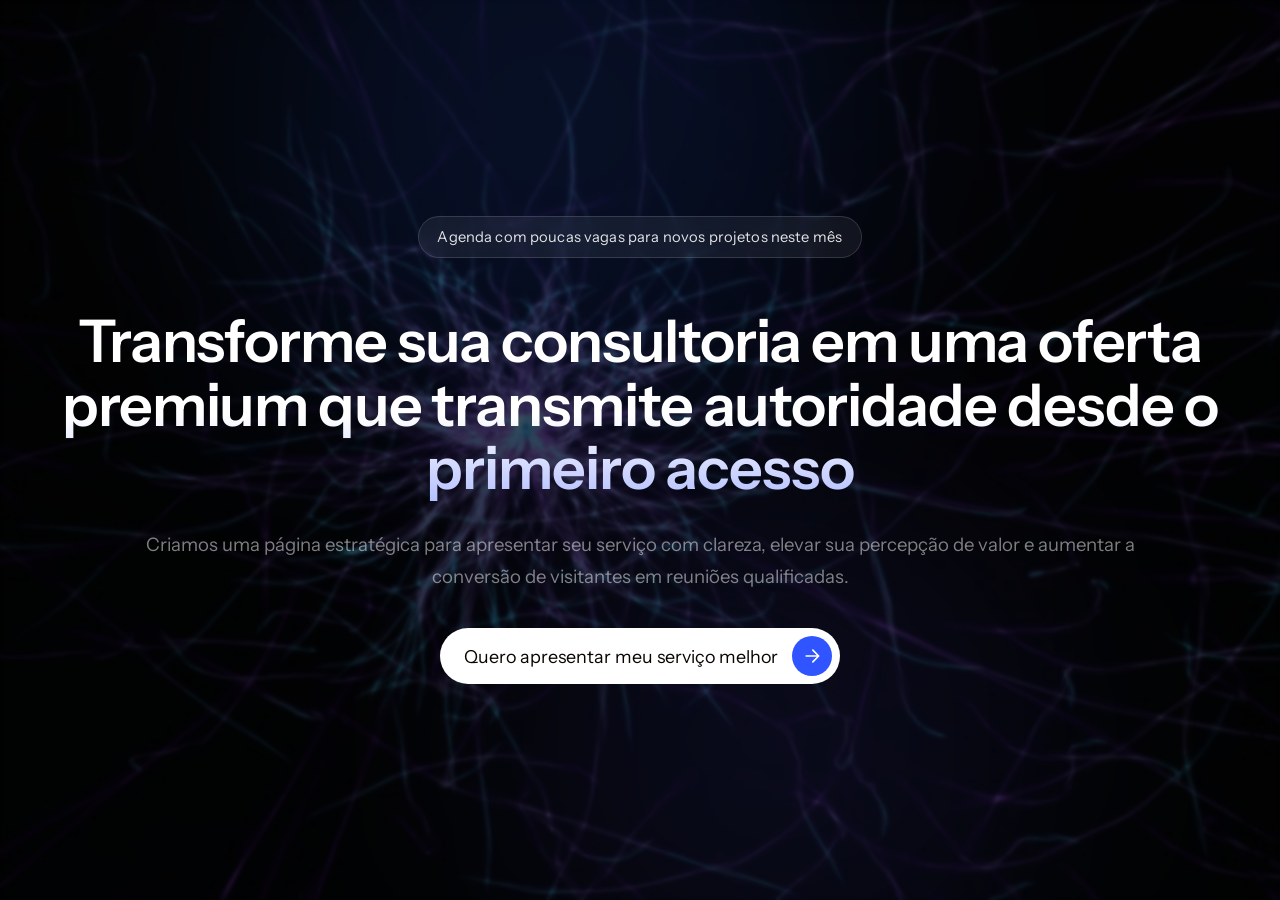
<file: projects/hero-03/index.html>
<!doctype html>
<html lang="pt-BR">
  <head>
    <meta charset="utf-8">
    <meta name="viewport" content="width=device-width, initial-scale=1">
    <title>Consultoria premium — landing page</title>
    <meta
      name="description"
      content="Landing page para apresentar uma consultoria premium com clareza, autoridade e foco em conversão."
    >
    <link rel="stylesheet" href="./assets/css/hero3.css">
  </head>
  <body>
    <main class="page-shell">
      <section class="hero">
        <div class="hero-media" aria-hidden="true">
          <video
            class="hero-video"
            autoplay
            muted
            loop
            playsinline
            preload="auto"
            poster="./assets/images/hero3-poster.jpg"
          >
            <source src="./assets/videos/hero3-background.mp4" type="video/mp4">
          </video>
          <div class="video-overlay"></div>
          <div class="gradient-orb orb-left"></div>
          <div class="gradient-orb orb-right"></div>
        </div>

        <section class="hero-content" aria-labelledby="hero-title">
          <div class="availability-badge reveal reveal-up">Agenda com poucas vagas para novos projetos neste mês</div>
          <h1 id="hero-title" class="headline reveal reveal-scale">
            Transforme sua consultoria em uma oferta premium que transmite autoridade desde o primeiro acesso
          </h1>
          <p class="subheadline reveal reveal-fade">
            Criamos uma página estratégica para apresentar seu serviço com clareza, elevar sua percepção de valor
            e aumentar a conversão de visitantes em reuniões qualificadas.
          </p>
          <a href="../../index.html#contato" target="_top" class="primary-cta reveal reveal-up">
            <span>Quero apresentar meu serviço melhor</span>
            <span class="arrow-badge" aria-hidden="true">
              <svg viewBox="0 0 24 24">
                <path d="M5 12h14M13 5l7 7-7 7" fill="none" stroke="currentColor" stroke-linecap="round" stroke-linejoin="round" stroke-width="2"></path>
              </svg>
            </span>
          </a>
        </section>
      </section>
    </main>

    <script src="./assets/js/hero3.js"></script>
  </body>
</html>
</file>
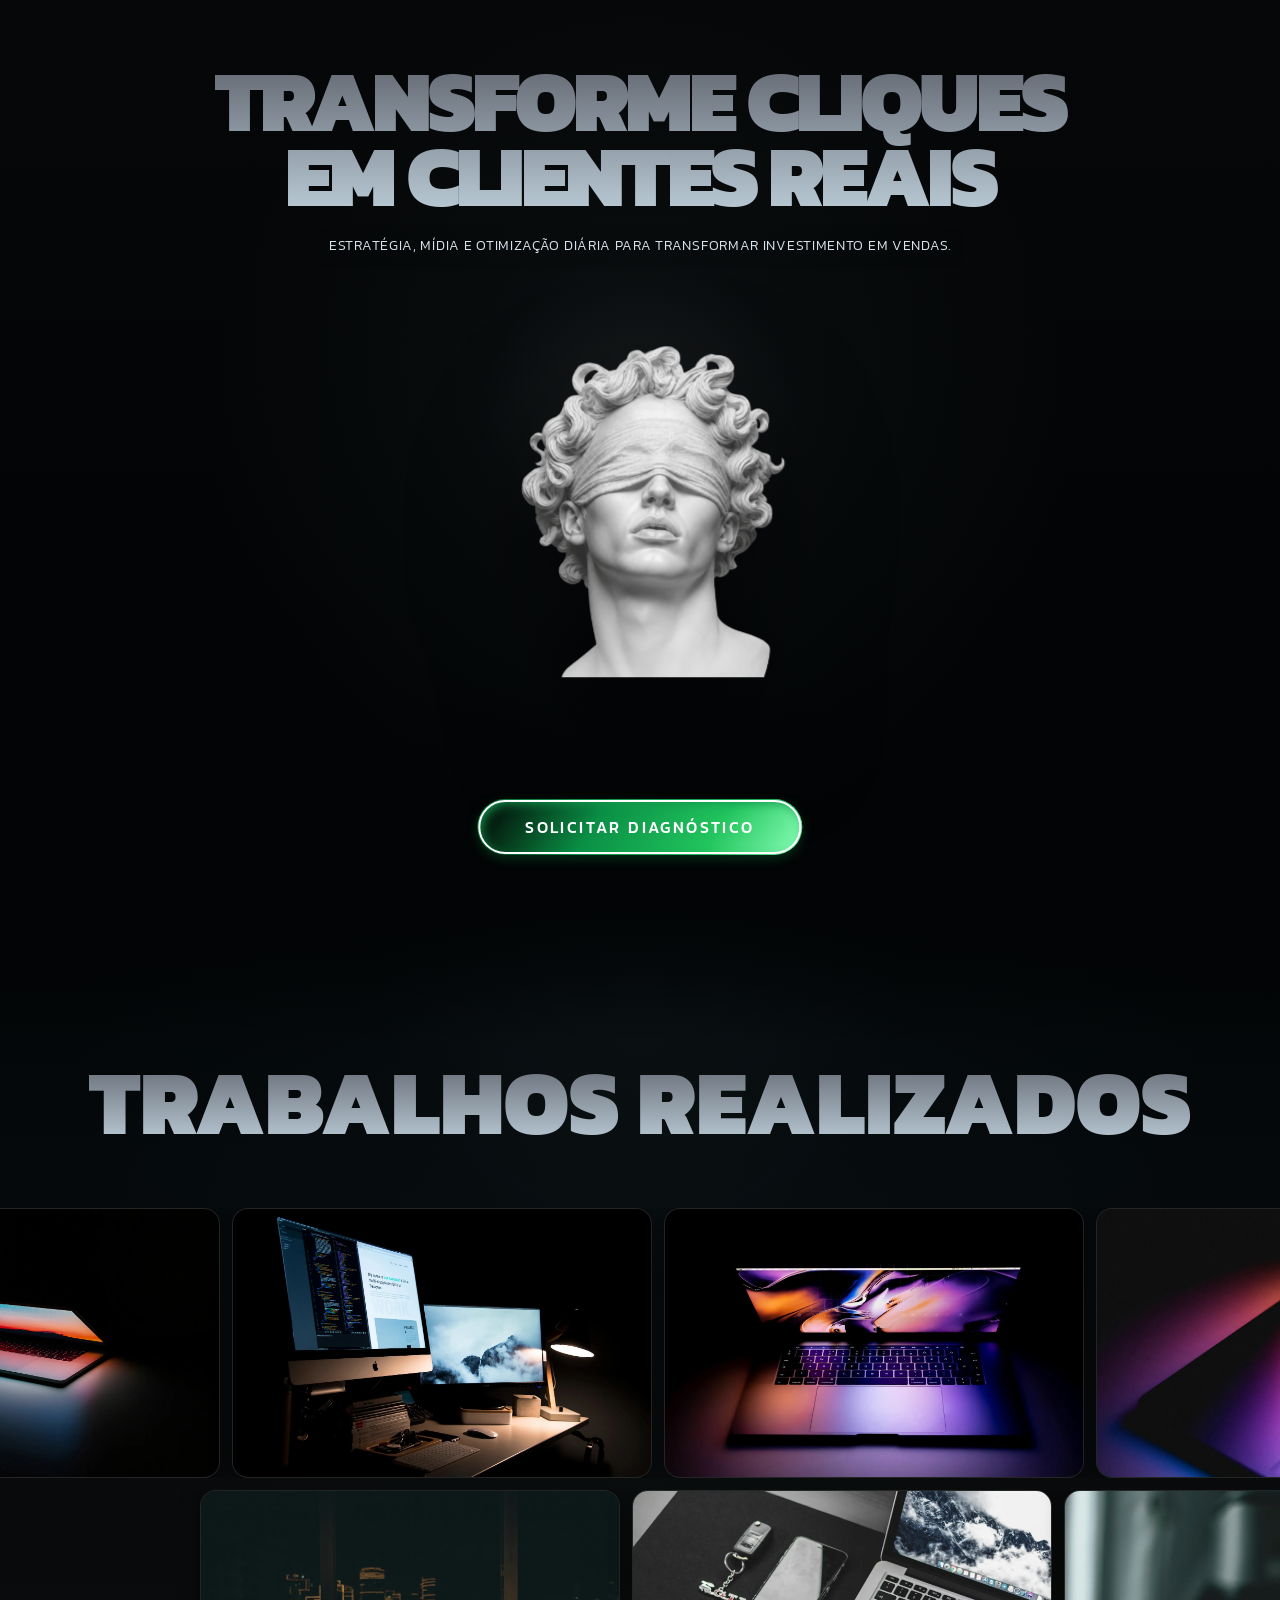
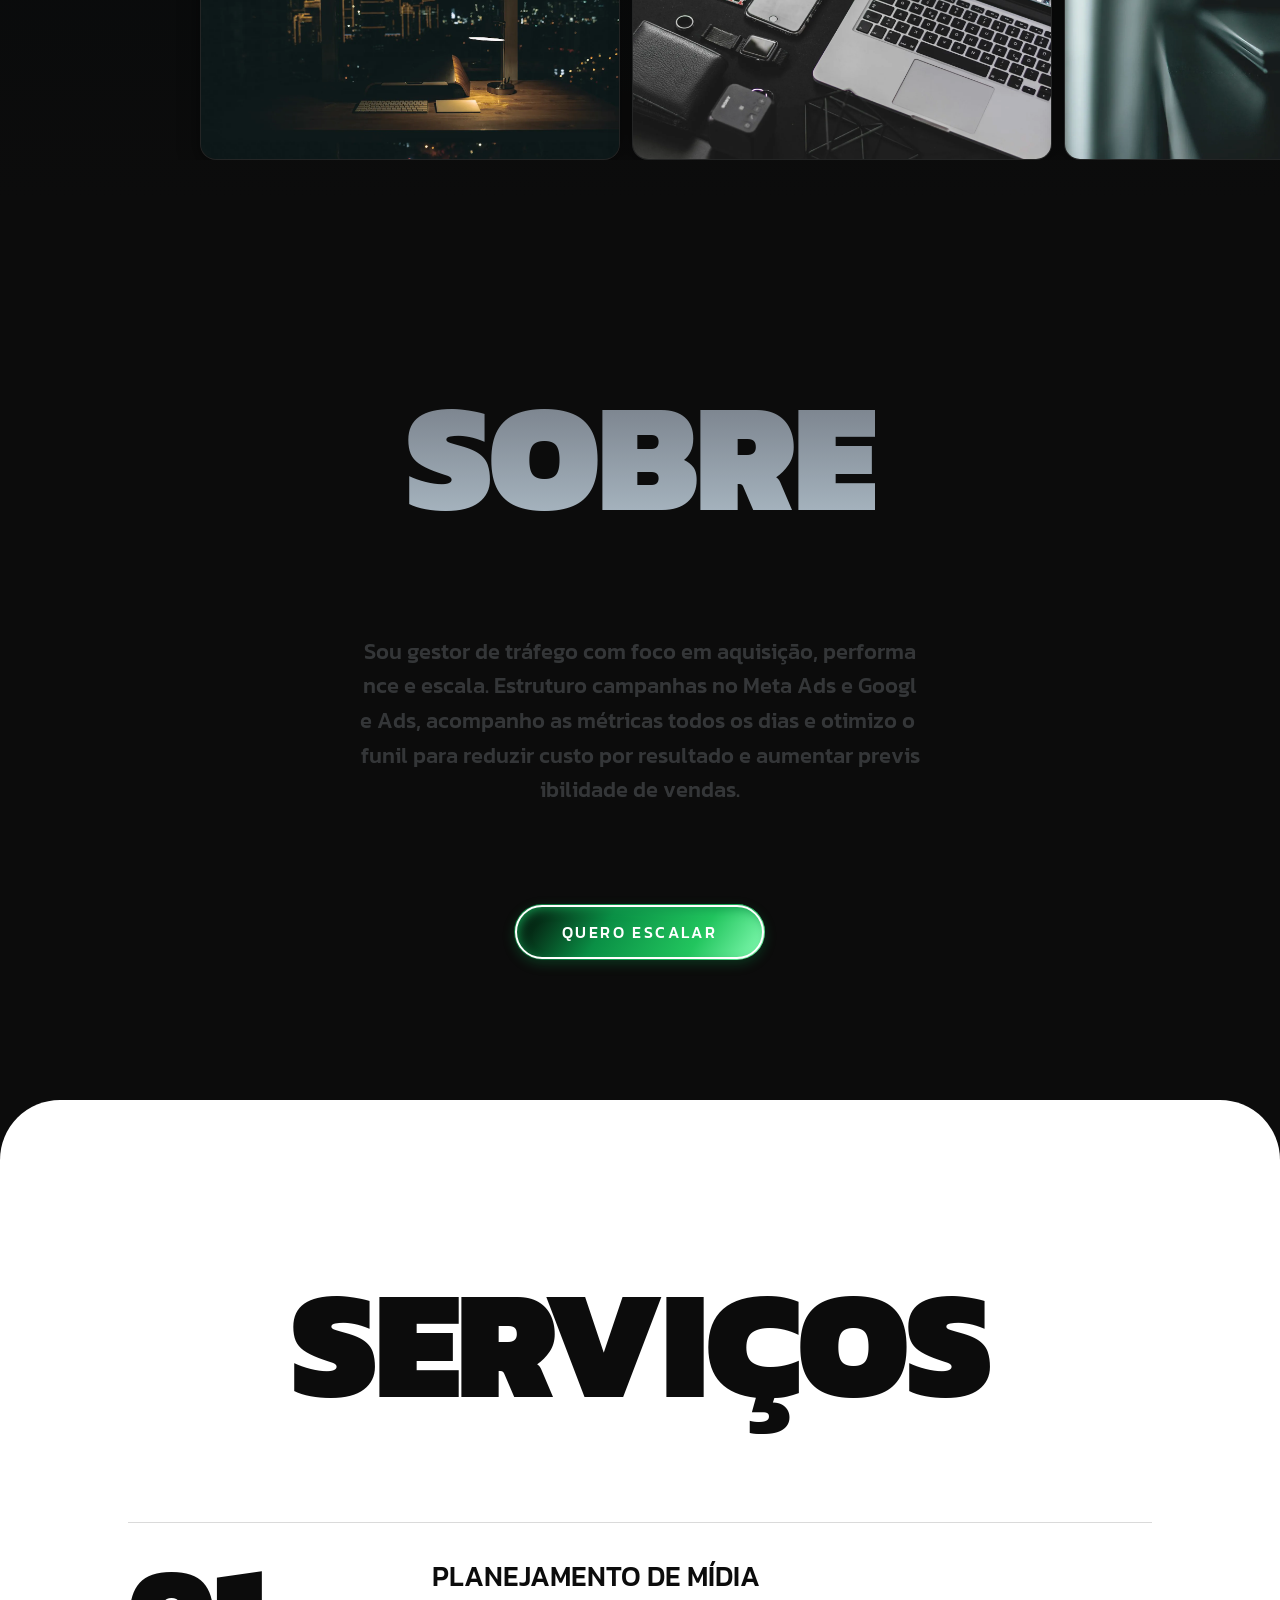
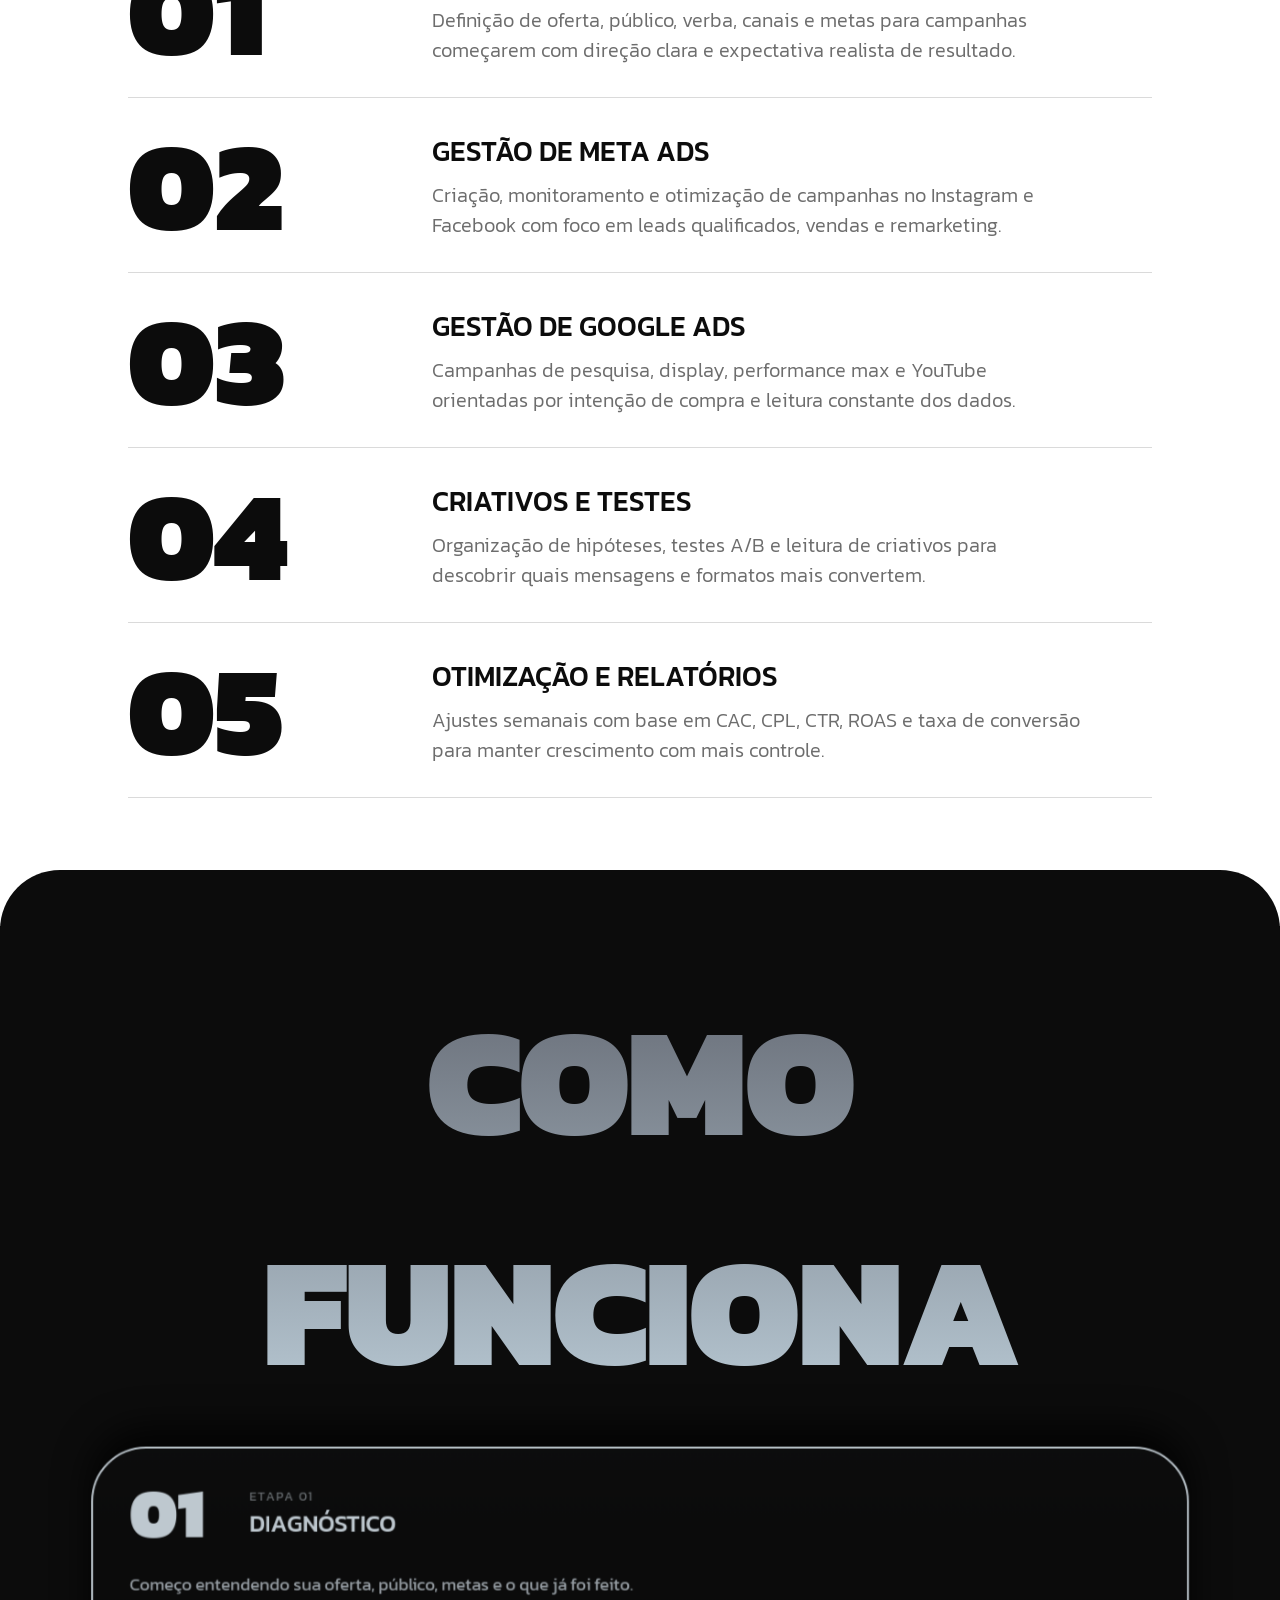
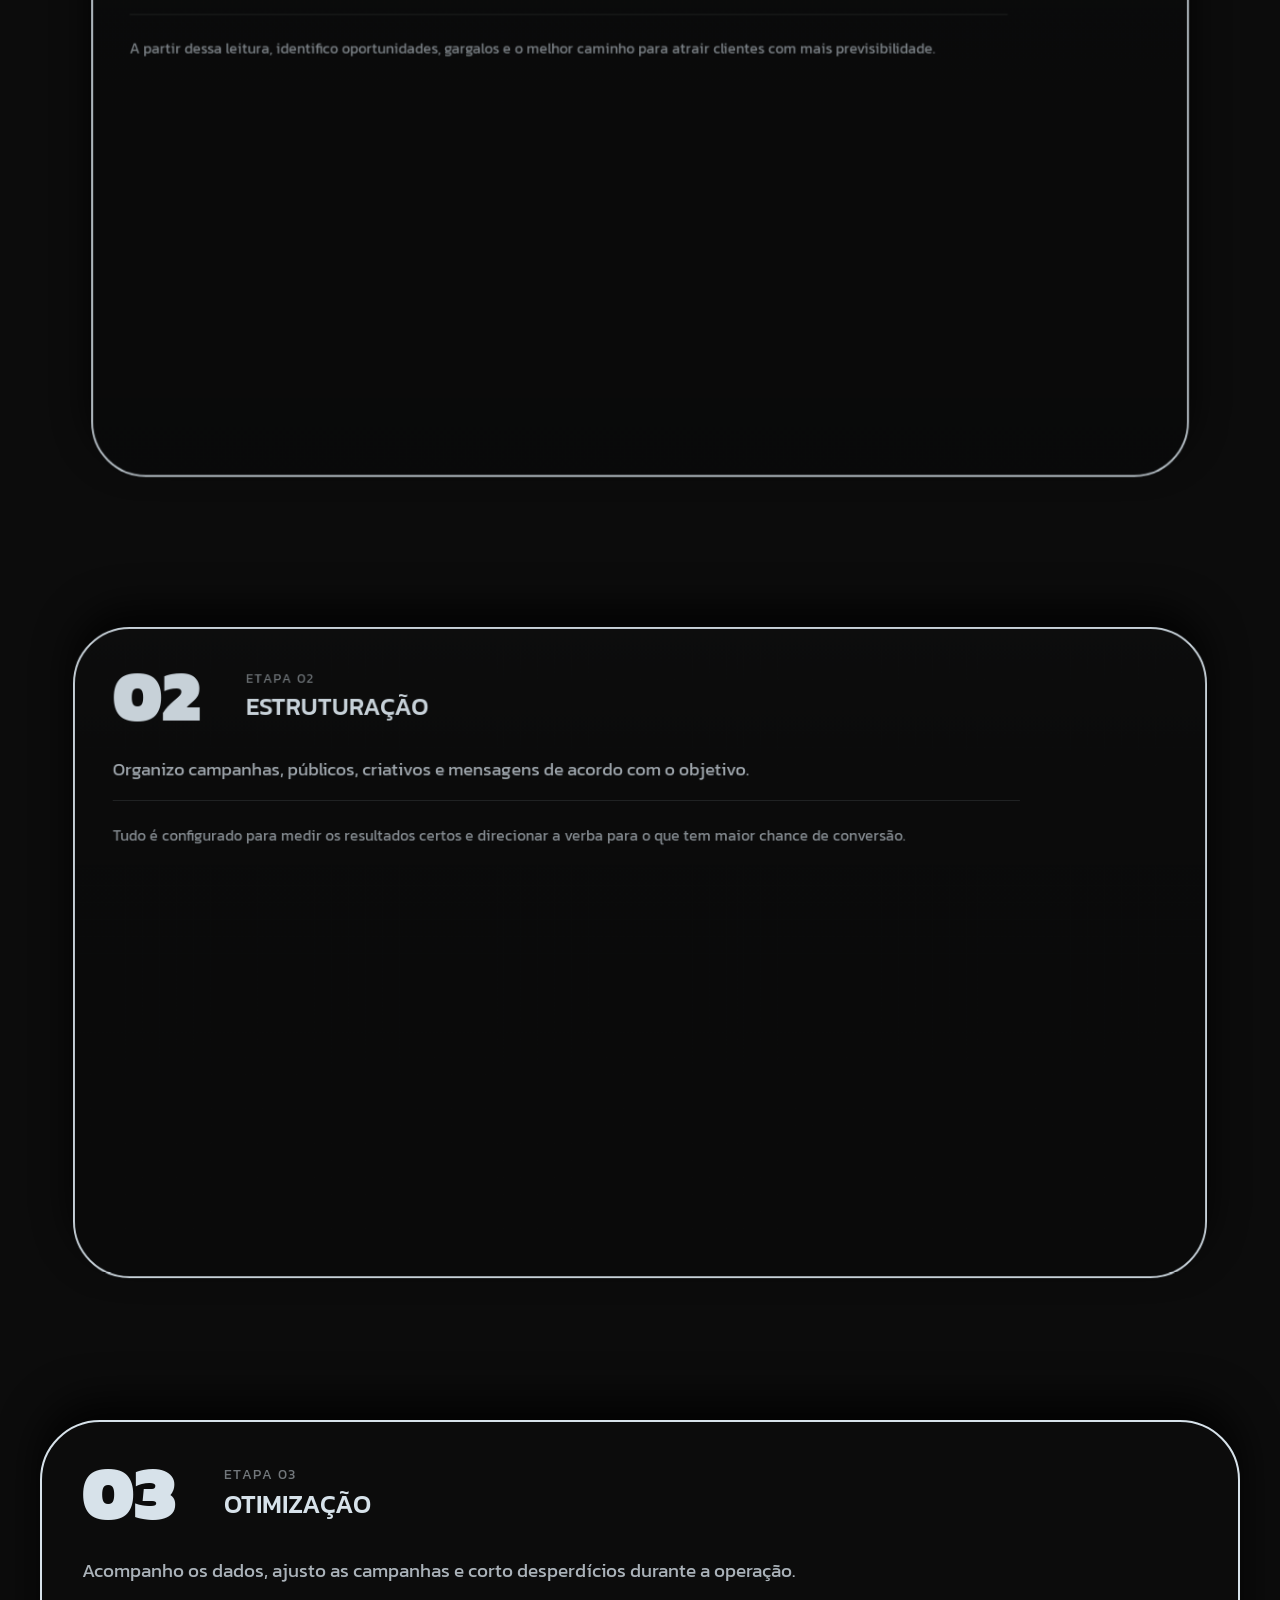
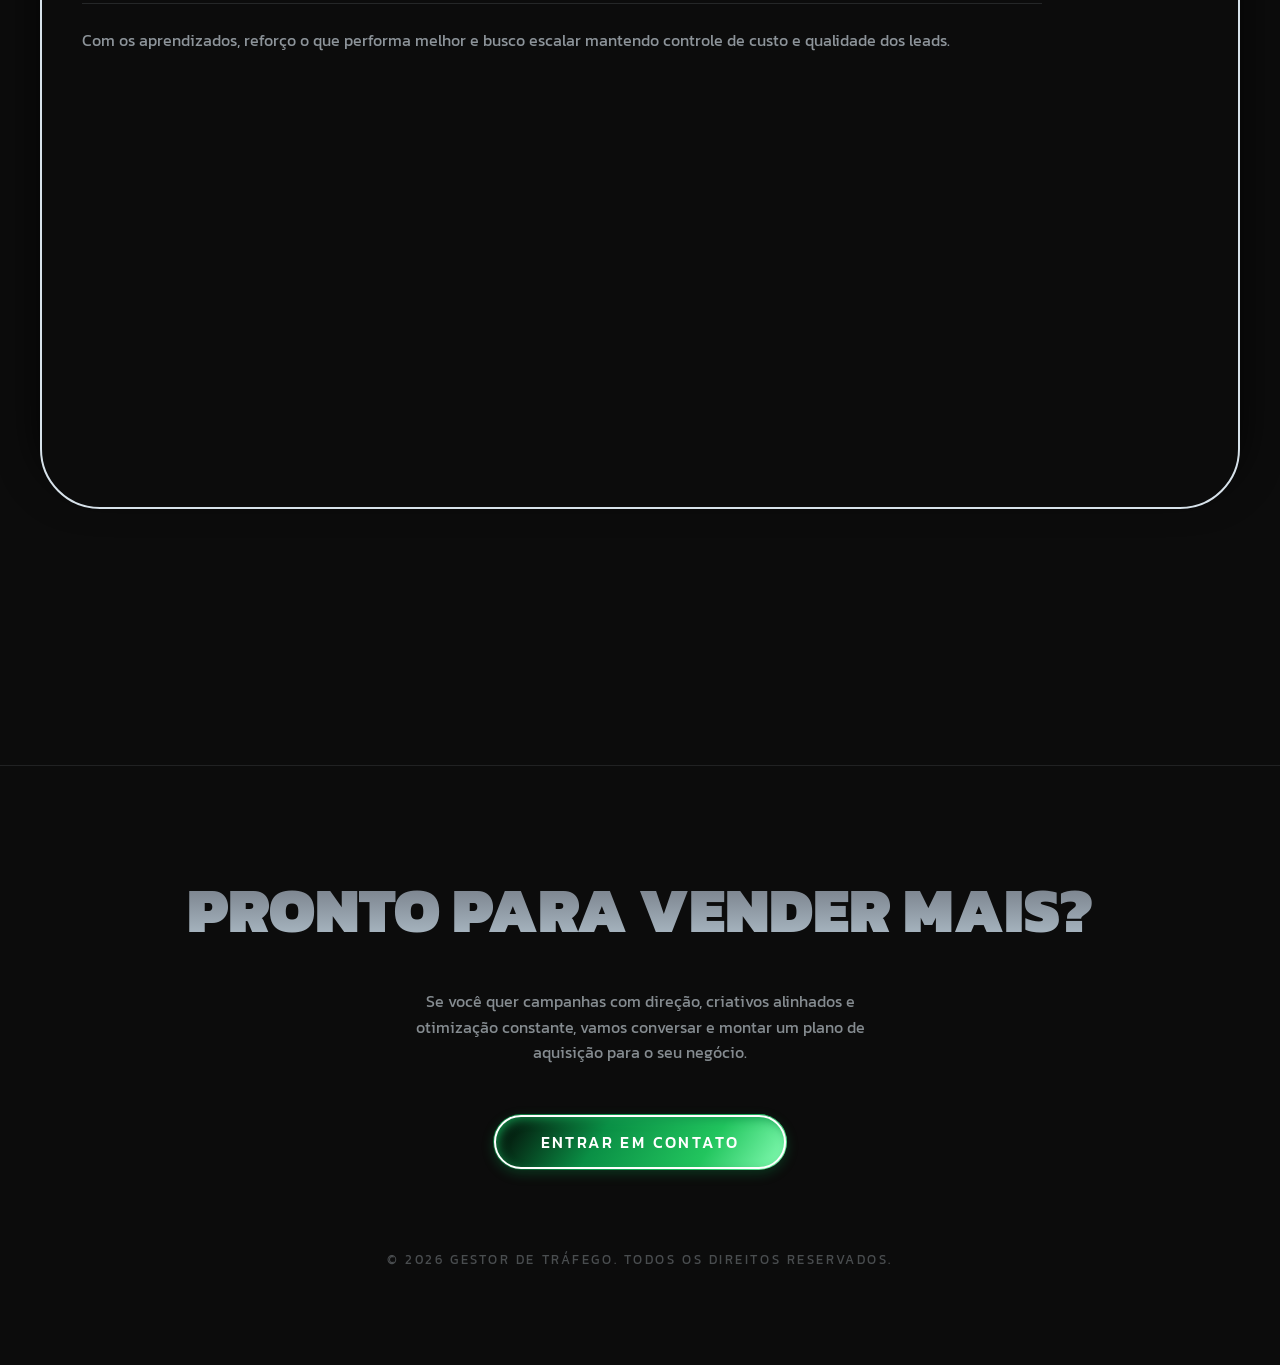
<file: projects/projeto-01/index.html>
<!DOCTYPE html>
<html lang="pt-BR">
<head>
  <meta charset="UTF-8">
  <meta name="viewport" content="width=device-width, initial-scale=1.0">
  <title>Gestor de Tráfego | Performance e Escala</title>
  <meta name="description" content="Gestão de tráfego pago com foco em leads, vendas e otimização contínua para negócios que querem crescer com previsibilidade.">
  <link rel="stylesheet" href="assets/css/styles.css">
</head>
<body>
  <main class="main-wrapper" id="root">
    <section class="hero-section" id="hero">
      <div class="hero-heading-container">
        <h1 class="hero-heading-text hero-heading fade-in-load" style="--delay: 0.15s; --start-y: 40px;">
          <span>Transforme cliques</span>
          <span>em clientes reais</span>
        </h1>
      </div>

      <p class="hero-bio fade-in-load" style="--delay: 0.35s; --start-y: 20px;">
        Estrat&eacute;gia, m&iacute;dia e otimiza&ccedil;&atilde;o di&aacute;ria para transformar investimento em vendas.
      </p>

      <div class="hero-portrait-shell">
        <img src="assets/images/hero.png" alt="Escultura classica com venda nos olhos" class="hero-portrait" draggable="false">
      </div>

      <div class="hero-cta-row">
        <a href="#contact" class="btn-contact fade-in-load" style="--delay: 0.5s; --start-y: 20px;">
          Solicitar diagnóstico
        </a>
      </div>
    </section>

    <section class="marquee-section" id="marquee">
      <h2 class="marquee-heading hero-heading">Trabalhos realizados</h2>

      <div class="marquee-container">
        <div class="marquee-track marquee-track-1">
          <img src="assets/images/projects/p1_col2.webp" alt="Laptop iluminado em fundo escuro" class="marquee-tile" loading="lazy">
          <img src="assets/images/projects/p2_col2.webp" alt="Setup com duas telas em ambiente escuro" class="marquee-tile" loading="lazy">
          <img src="assets/images/projects/p3_col2.webp" alt="Notebook com luz neon sobre mesa preta" class="marquee-tile" loading="lazy">
          <img src="assets/images/projects/p1_col1_1.webp" alt="Close de notebook com iluminacao neon" class="marquee-tile" loading="lazy">
          <img src="assets/images/projects/p2_col1_1.webp" alt="Mesa escura com monitor e laptop" class="marquee-tile" loading="lazy">
          <img src="assets/images/projects/p3_col1_1.webp" alt="Escritorio escuro com monitores junto a janela" class="marquee-tile" loading="lazy">
          <img src="assets/images/projects/p1_col2.webp" alt="Laptop iluminado em fundo escuro" class="marquee-tile" loading="lazy">
          <img src="assets/images/projects/p2_col2.webp" alt="Setup com duas telas em ambiente escuro" class="marquee-tile" loading="lazy">
          <img src="assets/images/projects/p3_col2.webp" alt="Notebook com luz neon sobre mesa preta" class="marquee-tile" loading="lazy">
          <img src="assets/images/projects/p1_col1_1.webp" alt="Close de notebook com iluminacao neon" class="marquee-tile" loading="lazy">
          <img src="assets/images/projects/p2_col1_1.webp" alt="Mesa escura com monitor e laptop" class="marquee-tile" loading="lazy">
          <img src="assets/images/projects/p3_col1_1.webp" alt="Escritorio escuro com monitores junto a janela" class="marquee-tile" loading="lazy">
          <img src="assets/images/projects/p1_col2.webp" alt="Laptop iluminado em fundo escuro" class="marquee-tile" loading="lazy">
          <img src="assets/images/projects/p2_col2.webp" alt="Setup com duas telas em ambiente escuro" class="marquee-tile" loading="lazy">
          <img src="assets/images/projects/p3_col2.webp" alt="Notebook com luz neon sobre mesa preta" class="marquee-tile" loading="lazy">
          <img src="assets/images/projects/p1_col1_1.webp" alt="Close de notebook com iluminacao neon" class="marquee-tile" loading="lazy">
          <img src="assets/images/projects/p2_col1_1.webp" alt="Mesa escura com monitor e laptop" class="marquee-tile" loading="lazy">
          <img src="assets/images/projects/p3_col1_1.webp" alt="Escritorio escuro com monitores junto a janela" class="marquee-tile" loading="lazy">
        </div>
      </div>

      <div class="marquee-container">
        <div class="marquee-track marquee-track-2">
          <img src="assets/images/projects/p1_col1_2.webp" alt="Mesa com luminaria e skyline noturno" class="marquee-tile" loading="lazy">
          <img src="assets/images/projects/p2_col1_2.webp" alt="Laptop e acessorios sobre mesa preta" class="marquee-tile" loading="lazy">
          <img src="assets/images/projects/p3_col1_2.webp" alt="Close de notebook em ambiente escuro" class="marquee-tile" loading="lazy">
          <img src="assets/images/projects/p1_col2.webp" alt="Laptop iluminado em fundo escuro" class="marquee-tile" loading="lazy">
          <img src="assets/images/projects/p2_col2.webp" alt="Setup com duas telas em ambiente escuro" class="marquee-tile" loading="lazy">
          <img src="assets/images/projects/p3_col2.webp" alt="Notebook com luz neon sobre mesa preta" class="marquee-tile" loading="lazy">
          <img src="assets/images/projects/p1_col1_2.webp" alt="Mesa com luminaria e skyline noturno" class="marquee-tile" loading="lazy">
          <img src="assets/images/projects/p2_col1_2.webp" alt="Laptop e acessorios sobre mesa preta" class="marquee-tile" loading="lazy">
          <img src="assets/images/projects/p3_col1_2.webp" alt="Close de notebook em ambiente escuro" class="marquee-tile" loading="lazy">
          <img src="assets/images/projects/p1_col2.webp" alt="Laptop iluminado em fundo escuro" class="marquee-tile" loading="lazy">
          <img src="assets/images/projects/p2_col2.webp" alt="Setup com duas telas em ambiente escuro" class="marquee-tile" loading="lazy">
          <img src="assets/images/projects/p3_col2.webp" alt="Notebook com luz neon sobre mesa preta" class="marquee-tile" loading="lazy">
          <img src="assets/images/projects/p1_col1_2.webp" alt="Mesa com luminaria e skyline noturno" class="marquee-tile" loading="lazy">
          <img src="assets/images/projects/p2_col1_2.webp" alt="Laptop e acessorios sobre mesa preta" class="marquee-tile" loading="lazy">
          <img src="assets/images/projects/p3_col1_2.webp" alt="Close de notebook em ambiente escuro" class="marquee-tile" loading="lazy">
          <img src="assets/images/projects/p1_col2.webp" alt="Laptop iluminado em fundo escuro" class="marquee-tile" loading="lazy">
          <img src="assets/images/projects/p2_col2.webp" alt="Setup com duas telas em ambiente escuro" class="marquee-tile" loading="lazy">
          <img src="assets/images/projects/p3_col2.webp" alt="Notebook com luz neon sobre mesa preta" class="marquee-tile" loading="lazy">
        </div>
      </div>
    </section>

    <section class="about-section" id="about">
      <div class="scroll-fade-in" style="--delay: 0s; --y: 40px;">
        <h2 class="section-heading-huge hero-heading">Sobre</h2>
      </div>

      <div class="about-content">
        <p class="about-paragraph">
          Sou gestor de tráfego com foco em aquisição, performance e escala. Estruturo campanhas no Meta Ads e Google Ads, acompanho as métricas todos os dias e otimizo o funil para reduzir custo por resultado e aumentar previsibilidade de vendas.
        </p>

        <div class="scroll-fade-in" style="--delay: 0.1s; --y: 30px;">
          <a href="#contact" class="btn-contact">Quero escalar</a>
        </div>
      </div>
    </section>

    <section class="services-section" id="services">
      <div class="scroll-fade-in" style="--delay: 0s; --y: 40px;">
        <h2 class="section-heading-huge services-heading">Serviços</h2>
      </div>

      <div class="services-list">
        <div class="service-item scroll-fade-in" style="--delay: 0s; --y: 30px;">
          <div class="service-number">01</div>
          <div class="service-content">
            <h3 class="service-title">Planejamento de mídia</h3>
            <p class="service-description">
              Definição de oferta, público, verba, canais e metas para campanhas começarem com direção clara e expectativa realista de resultado.
            </p>
          </div>
        </div>

        <div class="service-item scroll-fade-in" style="--delay: 0.1s; --y: 30px;">
          <div class="service-number">02</div>
          <div class="service-content">
            <h3 class="service-title">Gestão de Meta Ads</h3>
            <p class="service-description">
              Criação, monitoramento e otimização de campanhas no Instagram e Facebook com foco em leads qualificados, vendas e remarketing.
            </p>
          </div>
        </div>

        <div class="service-item scroll-fade-in" style="--delay: 0.2s; --y: 30px;">
          <div class="service-number">03</div>
          <div class="service-content">
            <h3 class="service-title">Gestão de Google Ads</h3>
            <p class="service-description">
              Campanhas de pesquisa, display, performance max e YouTube orientadas por intenção de compra e leitura constante dos dados.
            </p>
          </div>
        </div>

        <div class="service-item scroll-fade-in" style="--delay: 0.3s; --y: 30px;">
          <div class="service-number">04</div>
          <div class="service-content">
            <h3 class="service-title">Criativos e testes</h3>
            <p class="service-description">
              Organização de hipóteses, testes A/B e leitura de criativos para descobrir quais mensagens e formatos mais convertem.
            </p>
          </div>
        </div>

        <div class="service-item scroll-fade-in" style="--delay: 0.4s; --y: 30px;">
          <div class="service-number">05</div>
          <div class="service-content">
            <h3 class="service-title">Otimização e relatórios</h3>
            <p class="service-description">
              Ajustes semanais com base em CAC, CPL, CTR, ROAS e taxa de conversão para manter crescimento com mais controle.
            </p>
          </div>
        </div>
      </div>
    </section>

    <section class="projects-section" id="projects">
      <div class="scroll-fade-in" style="--delay: 0s; --y: 40px;">
        <h2 class="section-heading-huge hero-heading">Como funciona</h2>
      </div>

      <div class="projects-stack-container">
        <div class="project-card-wrapper" style="--stack-offset: 0px; --index: 0;">
          <div class="project-card">
            <div class="card-top-row">
              <div class="card-info-group">
                <span class="card-number">01</span>
                <div class="card-titles">
                  <span class="card-category">Etapa 01</span>
                  <h3 class="card-title">Diagn&oacute;stico</h3>
                </div>
              </div>
            </div>

            <div class="project-method-content">
              <p class="project-method-intro">
                Come&ccedil;o entendendo sua oferta, p&uacute;blico, metas e o que j&aacute; foi feito.
              </p>
              <p class="project-method-body">
                A partir dessa leitura, identifico oportunidades, gargalos e o melhor caminho para atrair clientes com mais previsibilidade.
              </p>
            </div>
          </div>
        </div>

        <div class="project-card-wrapper" style="--stack-offset: 28px; --index: 1;">
          <div class="project-card">
            <div class="card-top-row">
              <div class="card-info-group">
                <span class="card-number">02</span>
                <div class="card-titles">
                  <span class="card-category">Etapa 02</span>
                  <h3 class="card-title">Estrutura&ccedil;&atilde;o</h3>
                </div>
              </div>
            </div>

            <div class="project-method-content">
              <p class="project-method-intro">
                Organizo campanhas, p&uacute;blicos, criativos e mensagens de acordo com o objetivo.
              </p>
              <p class="project-method-body">
                Tudo &eacute; configurado para medir os resultados certos e direcionar a verba para o que tem maior chance de convers&atilde;o.
              </p>
            </div>
          </div>
        </div>

        <div class="project-card-wrapper" style="--stack-offset: 56px; --index: 2;">
          <div class="project-card">
            <div class="card-top-row">
              <div class="card-info-group">
                <span class="card-number">03</span>
                <div class="card-titles">
                  <span class="card-category">Etapa 03</span>
                  <h3 class="card-title">Otimiza&ccedil;&atilde;o</h3>
                </div>
              </div>
            </div>

            <div class="project-method-content">
              <p class="project-method-intro">
                Acompanho os dados, ajusto as campanhas e corto desperd&iacute;cios durante a opera&ccedil;&atilde;o.
              </p>
              <p class="project-method-body">
                Com os aprendizados, refor&ccedil;o o que performa melhor e busco escalar mantendo controle de custo e qualidade dos leads.
              </p>
            </div>
          </div>
        </div>
      </div>
    </section>

    <footer id="contact" style="background-color: #0C0C0C; text-align: center; padding: 6rem 1.25rem; border-top: 1px solid rgba(215, 226, 234, 0.1);">
      <div class="scroll-fade-in" style="--delay: 0s; --y: 30px;">
        <h2 class="hero-heading" style="font-size: clamp(2rem, 6vw, 4rem); font-weight: 900; text-transform: uppercase; margin-bottom: 2rem;">Pronto para vender mais?</h2>
        <p style="opacity: 0.6; max-width: 500px; margin: 0 auto 3rem auto; line-height: 1.6;">Se você quer campanhas com direção, criativos alinhados e otimização constante, vamos conversar e montar um plano de aquisição para o seu negócio.</p>
        <a href="../../index.html#contato" target="_top" class="btn-contact">Entrar em contato</a>
      </div>
      <p style="opacity: 0.3; font-size: 0.8rem; margin-top: 5rem; text-transform: uppercase; letter-spacing: 0.2em;">&copy; 2026 Gestor de Tráfego. Todos os direitos reservados.</p>
    </footer>
  </main>

  <script src="assets/js/main.js"></script>
</body>
</html>
</file>
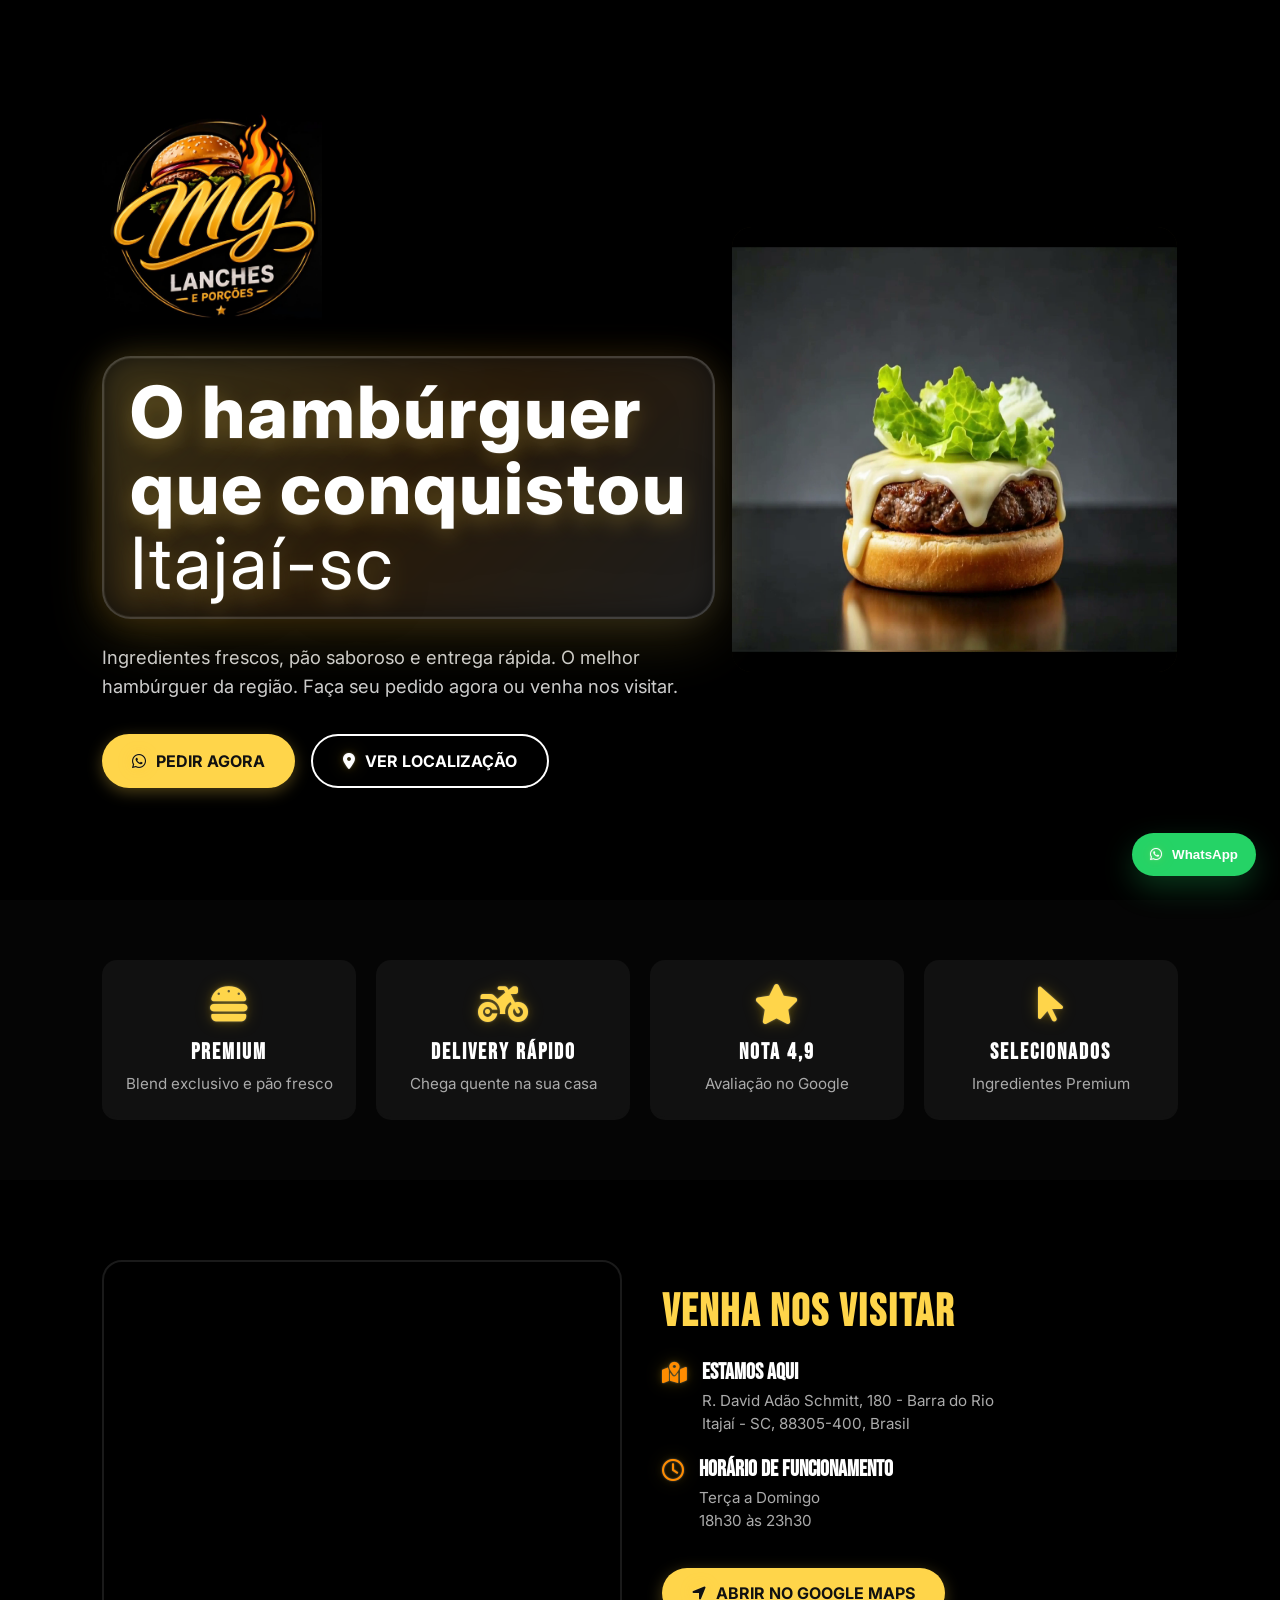
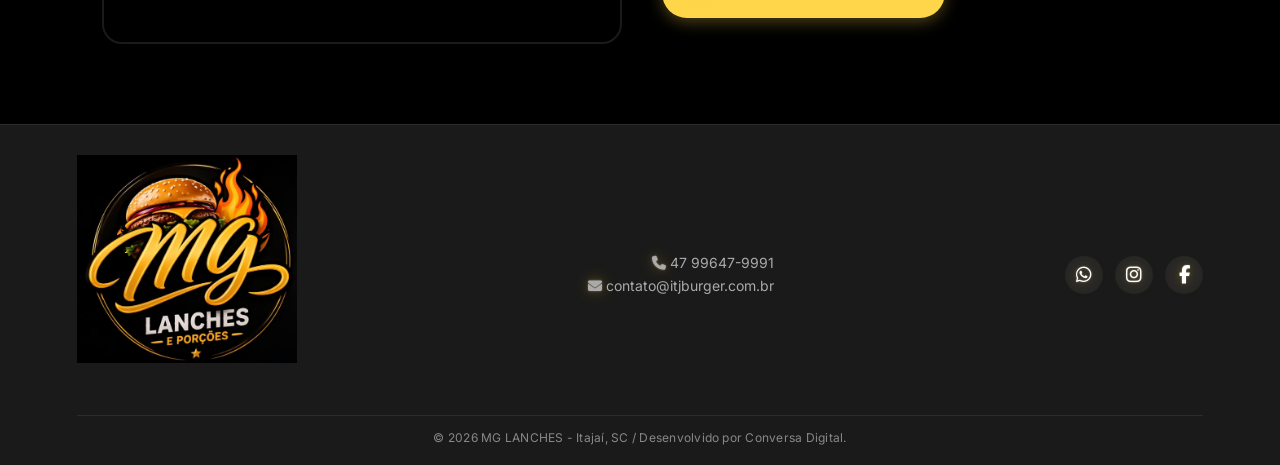
<file: projects/projeto-02/index.html>
<!DOCTYPE html>
<html lang="pt-BR">
<head>
    <meta charset="UTF-8">
    <meta name="viewport" content="width=device-width, initial-scale=1.0">
    <title>O Melhor Hambúrguer de Itajaí</title>

    <link rel="preconnect" href="https://fonts.googleapis.com">
    <link rel="preconnect" href="https://fonts.gstatic.com" crossorigin>
    <link href="https://fonts.googleapis.com/css2?family=Bebas+Neue&family=Inter:wght@300;400;600;700;800&display=swap" rel="stylesheet">
    <link rel="stylesheet" href="https://cdnjs.cloudflare.com/ajax/libs/font-awesome/6.4.0/css/all.min.css">

    <style>
        :root {
            --dark: #111111;
            --darker: #1A1A1A;
            --yellow: #FFD54A;
            --orange: #FF8C00;
            --white: #FFFFFF;
        }

        * {
            margin: 0;
            padding: 0;
            box-sizing: border-box;
        }

        html {
            scroll-behavior: smooth;
        }

        body {
            position: relative;
            background-color: #000000;
            color: var(--white);
            font-family: 'Inter', sans-serif;
            overflow-x: hidden;
        }

        h1,
        h2,
        h3,
        .logo {
            font-family: 'Bebas Neue', cursive;
            letter-spacing: 2px;
        }

        @keyframes fadeIn {
            from {
                opacity: 0;
                transform: translateY(20px);
            }
            to {
                opacity: 1;
                transform: translateY(0);
            }
        }

        @keyframes float {
            0% {
                transform: translateY(0px) rotate(0deg);
            }
            50% {
                transform: translateY(-10px) rotate(1deg);
            }
            100% {
                transform: translateY(0px) rotate(0deg);
            }
        }

        .fade-in {
            animation: fadeIn 0.8s ease-out forwards;
        }

        .btn {
            display: inline-flex;
            align-items: center;
            justify-content: center;
            padding: 15px 30px;
            font-size: 16px;
            font-weight: 700;
            border-radius: 50px;
            text-decoration: none;
            transition: all 0.3s ease;
            gap: 10px;
            cursor: pointer;
            border: none;
            text-transform: uppercase;
        }

        .btn-primary {
            background-color: var(--yellow);
            color: var(--dark);
            box-shadow: 0 4px 15px rgba(255, 213, 74, 0.3);
        }

        .btn-primary:hover {
            background-color: var(--orange);
            transform: translateY(-3px);
            box-shadow: 0 6px 20px rgba(255, 140, 0, 0.4);
        }

        .btn-secondary {
            background-color: transparent;
            color: var(--white);
            border: 2px solid var(--white);
        }

        .btn-secondary:hover {
            background-color: var(--white);
            color: var(--dark);
            transform: translateY(-3px);
        }

        .whatsapp-widget {
            position: fixed;
            bottom: 24px;
            right: 24px;
            display: flex;
            flex-direction: column;
            align-items: flex-end;
            gap: 10px;
            z-index: 999;
        }

        .whatsapp-widget-btn {
            display: inline-flex;
            align-items: center;
            gap: 10px;
            padding: 14px 18px;
            background: #25D366;
            color: #ffffff;
            font-weight: 700;
            border: none;
            border-radius: 999px;
            box-shadow: 0 12px 30px rgba(37, 211, 102, 0.25);
            cursor: pointer;
            transition: transform 0.2s ease, box-shadow 0.2s ease;
        }

        .whatsapp-widget-btn:hover {
            transform: translateY(-2px);
            box-shadow: 0 16px 35px rgba(37, 211, 102, 0.35);
        }

        .whatsapp-number {
            background: rgba(255, 255, 255, 0.08);
            color: #ffffff;
            padding: 8px 14px;
            border-radius: 14px;
            font-size: 0.95rem;
            border: 1px solid rgba(255, 255, 255, 0.12);
            letter-spacing: 0.5px;
        }

        .hero {
            min-height: 100vh;
            display: flex;
            align-items: center;
            justify-content: space-between;
            padding: 60px 8%;
            position: relative;
        }

        .hero-content {
            flex: 1;
            max-width: 600px;
            z-index: 2;
            perspective: 1300px;
        }

        .logo {
            font-size: 2.5rem;
            color: var(--yellow);
            margin-bottom: 2rem;
            display: inline-block;
        }

        .logo span {
            color: var(--white);
        }

        .logo img {
            display: block;
            max-width: 220px;
            width: 100%;
            height: auto;
            object-fit: contain;
        }

        .hero-content h1 {
            font-family: 'Inter', sans-serif;
            font-weight: 800;
            font-size: 4.5rem;
            line-height: 1.05;
            margin-bottom: 1.5rem;
            color: var(--white);
            text-shadow:
                0 1px 0 rgba(255, 255, 255, 0.08),
                0 8px 20px rgba(255, 213, 74, 0.25),
                0 14px 50px rgba(0, 0, 0, 0.25);
            transform-style: preserve-3d;
            transition: transform 0.2s ease, text-shadow 0.2s ease, box-shadow 0.2s ease, border-color 0.2s ease, background 0.2s ease;
            display: inline-block;
            cursor: pointer;
            position: relative;
            padding: 1rem 1.6rem;
            border: 2px solid rgba(255, 255, 255, 0.18);
            border-radius: 1.8rem;
            background: rgba(255, 255, 255, 0.05);
            box-shadow: inset 0 0 0 1px rgba(255,255,255,0.06), 0 20px 55px rgba(255, 213, 74, 0.15);
        }

        .hero-content h1::before {
            content: '';
            position: absolute;
            inset: -4px;
            z-index: -1;
            border-radius: 2rem;
            background: linear-gradient(135deg, rgba(255, 213, 74, 0.65), rgba(255, 140, 0, 0.4), rgba(255, 255, 255, 0.25));
            opacity: 0.3;
            filter: blur(16px);
            transition: opacity 0.3s ease, transform 0.3s ease;
        }

        .hero-content:hover h1 {
            transform: rotateX(6deg) rotateY(-8deg) translateZ(2px);
            text-shadow:
                0 2px 0 rgba(255, 255, 255, 0.12),
                0 8px 20px rgba(0, 0, 0, 0.30),
                0 18px 45px rgba(0, 0, 0, 0.45);
            border-color: rgba(255, 255, 255, 0.8);
            background: rgba(255, 255, 255, 0.12);
            box-shadow: inset 0 0 0 1px rgba(255,255,255,0.12), 0 26px 80px rgba(255, 213, 74, 0.22);
        }

        .hero-content:hover h1::before {
            opacity: 0.55;
            transform: scale(1.03);
        }

        .hero-content h1 .no-bold {
            font-weight: 400;
            font-family: inherit;
        }

        .hero-content p {
            font-size: 1.15rem;
            color: #cccccc;
            margin-bottom: 2rem;
            line-height: 1.6;
        }

        .hero-buttons {
            display: flex;
            gap: 16px;
            flex-wrap: wrap;
            margin-top: 10px;
        }

        .hero-image-container {
            flex: 1;
            display: flex;
            justify-content: flex-end;
            align-items: center;
            margin-left: 30px;
            position: relative;
            z-index: 1;
            contain: content;
        }

        .hero-frame-wrapper {
            width: 100%;
            max-width: 550px;
            position: relative;
            overflow: hidden;
            border-radius: 20px;
            background: linear-gradient(180deg, rgba(0,0,0,0.6), rgba(0,0,0,0.25));
            box-shadow: 0 20px 50px rgba(0, 0, 0, 0.35);
            display: flex;
            align-items: center;
            justify-content: center;
        }

        #animacaoCanvas {
            width: 100%;
            height: auto;
            border-radius: 20px;
            filter: drop-shadow(0 0 20px rgba(255, 213, 74, 0.2));
            animation: float 6s ease-in-out infinite;
            will-change: transform;
        }

        .feature-card {
            position: absolute;
            background: rgba(26, 26, 26, 0.9);
            border: 1px solid rgba(255, 213, 74, 0.3);
            padding: 15px;
            border-radius: 12px;
            display: flex;
            align-items: center;
            gap: 15px;
            backdrop-filter: blur(10px);
            box-shadow: 0 10px 30px rgba(0, 0, 0, 0.5);
        }

        .card-1 {
            top: 10%;
            right: -5%;
        }

        .card-2 {
            bottom: 15%;
            left: -10%;
        }

        .feature-card i {
            color: var(--yellow);
            font-size: 24px;
        }

        .feature-card span {
            font-size: 14px;
            font-weight: 600;
        }

        .differentials {
            background-color: #050505;
            padding: 60px 8%;
            display: grid;
            grid-template-columns: repeat(auto-fit, minmax(220px, 1fr));
            gap: 20px;
        }

        .diff-item {
            text-align: center;
            padding: 24px 16px;
            background: var(--dark);
            border-radius: 15px;
            transition: transform 0.3s ease;
            border-bottom: 3px solid var(--dark);
        }

        .diff-item:hover {
            transform: translateY(-5px);
            border-bottom-color: var(--orange);
        }

        .diff-item i {
            font-size: 2.5rem;
            color: var(--yellow);
            margin-bottom: 15px;
            transition: color 0.3s ease;
        }

        i[class*="fa-"] {
            text-shadow: 0 0 2px rgba(255,255,255,0.35), 0 0 8px rgba(255,205,0,0.18);
            filter: drop-shadow(0 0 8px rgba(255,205,0,0.2));
            transition: all 0.3s ease;
        }

        .diff-item:hover i {
            color: var(--orange);
        }

        .diff-item h3 {
            font-size: 1.4rem;
            margin-bottom: 8px;
        }

        .diff-item p {
            font-size: 0.95rem;
            color: #aaa;
        }

        .location {
            padding: 80px 8%;
            display: flex;
            align-items: center;
            gap: 40px;
        }

        .map-container {
            flex: 1;
            border-radius: 20px;
            overflow: hidden;
            box-shadow: 0 10px 30px rgba(0, 0, 0, 0.5);
            border: 2px solid var(--darker);
            width: 100%;
        }

        .map-container iframe {
            width: 100%;
            height: 380px;
            border: 0;
            display: block;
        }

        .location-info {
            flex: 1;
        }

        .location-info h2 {
            font-size: 2.8rem;
            color: var(--yellow);
            margin-bottom: 20px;
        }

        .info-group {
            margin-bottom: 20px;
            display: flex;
            gap: 15px;
            align-items: flex-start;
        }

        .info-group i {
            font-size: 22px;
            color: var(--orange);
            margin-top: 3px;
        }

        .info-group h4 {
            font-family: 'Bebas Neue', cursive;
            font-size: 1.4rem;
            margin-bottom: 4px;
        }

        .info-group p {
            color: #aaa;
            line-height: 1.5;
            font-size: 0.95rem;
        }

        footer {
            background-color: var(--darker);
            padding: 30px 6% 20px;
            border-top: 1px solid rgba(255, 255, 255, 0.08);
        }

        .footer-content {
            display: flex;
            justify-content: space-between;
            align-items: center;
            flex-wrap: wrap;
            gap: 16px;
            margin-bottom: 20px;
        }

        .footer-contact {
            color: #aaa;
            font-size: 14px;
            line-height: 1.6;
            min-width: 180px;
            text-align: right;
        }

        .footer-contact p {
            margin: 0;
        }

        .social-links {
            display: flex;
            gap: 12px;
        }

        .social-links a {
            display: inline-flex;
            align-items: center;
            justify-content: center;
            width: 38px;
            height: 38px;
            border-radius: 50%;
            background-color: rgba(255, 255, 255, 0.05);
            color: var(--white);
            text-decoration: none;
            font-size: 18px;
            transition: transform 0.25s ease, background-color 0.25s ease, color 0.25s ease;
        }

        .social-links a:hover {
            background-color: rgba(255, 213, 74, 0.2);
            color: var(--yellow);
            transform: translateY(-2px);
        }

        .footer-bottom {
            text-align: center;
            color: #888;
            font-size: 12px;
            padding-top: 14px;
            border-top: 1px solid rgba(255, 255, 255, 0.08);
            letter-spacing: 0.02em;
        }

        /* RESPONSIVIDADE INTERMEDIÁRIA (TABLETS) */
        @media (max-width: 992px) {
            .hero {
                flex-direction: column;
                text-align: center;
                padding: 50px 5% 30px;
            }
            .hero-content {
                margin-bottom: 30px;
                width: 100%;
                max-width: 100%;
            }
            .hero-content h1 {
                font-size: 3.5rem;
            }
            .hero-buttons {
                justify-content: center;
            }
            .hero-image-container {
                margin-left: 0;
                width: 100%;
                justify-content: center;
            }
            .location {
                flex-direction: column-reverse;
                padding: 50px 5%;
                gap: 30px;
            }
            .location-info {
                text-align: center;
            }
            .info-group {
                justify-content: center;
                text-align: left;
            }
        }

        /* RESPONSIVIDADE MOBILE (CELULARES) */
        @media (max-width: 576px) {
            .hero {
                padding: 40px 4% 24px;
            }
            .logo img {
                max-width: 150px;
            }
            .hero-content h1 {
                font-size: 2.2rem;
                line-height: 1.15;
                padding: 0.8rem 1rem;
                border-radius: 1.2rem;
                margin-bottom: 1rem;
            }
            .hero-content p {
                font-size: 0.95rem;
                margin-bottom: 1.5rem;
            }
            .hero-buttons {
                flex-direction: column;
                gap: 12px;
                width: 100%;
            }
            .hero-buttons .btn {
                width: 100%;
                padding: 14px 20px;
                font-size: 14px;
            }
            .hero-frame-wrapper {
                min-height: auto;
                border-radius: 14px;
            }
            .feature-card {
                display: none;
            }
            .differentials {
                padding: 40px 4%;
                grid-template-columns: 1fr;
                gap: 12px;
            }
            .diff-item {
                padding: 18px 12px;
            }
            .location {
                padding: 40px 4%;
            }
            .location-info h2 {
                font-size: 2.2rem;
            }
            .map-container iframe {
                height: 250px;
            }
            .footer-content {
                flex-direction: column;
                text-align: center;
                gap: 16px;
            }
            .footer-contact {
                text-align: center;
                min-width: 100%;
            }
            .social-links {
                justify-content: center;
            }
            .whatsapp-widget {
                right: 16px;
                bottom: 16px;
            }
            .whatsapp-widget-btn {
                padding: 12px 16px;
                font-size: 14px;
            }
        }

        .page-transition {
            position: fixed;
            inset: 0;
            background: radial-gradient(circle at center, rgba(255, 213, 74, 0.96), #111 72%);
            opacity: 0;
            pointer-events: none;
            z-index: 10000;
            transition: opacity 0.45s ease;
        }

        .page-transition.active {
            opacity: 1;
            pointer-events: auto;
        }

        .page-transition::before {
            content: '';
            position: absolute;
            inset: 0;
            background: linear-gradient(135deg, rgba(255,255,255,0.14), transparent 35%, rgba(255,255,255,0.08));
        }

        .page-transition span {
            position: absolute;
            inset: 0;
            display: flex;
            align-items: center;
            justify-content: center;
            color: #fff;
            font-family: 'Inter', sans-serif;
            font-size: 1.15rem;
            letter-spacing: 0.32em;
            text-transform: uppercase;
            opacity: 0;
            animation: textFade 0.55s ease 0.1s forwards;
        }

        .preloader {
            position: fixed;
            inset: 0;
            background: #000;
            display: flex;
            align-items: center;
            justify-content: center;
            z-index: 10001;
            transition: opacity 0.45s ease, visibility 0.45s ease;
        }

        .preloader.hidden {
            opacity: 0;
            visibility: hidden;
            pointer-events: none;
        }

        .preloader-inner {
            text-align: center;
        }

        .preloader-inner .spinner {
            width: 50px;
            height: 50px;
            border: 5px solid rgba(255, 255, 255, 0.16);
            border-top-color: var(--yellow);
            border-radius: 50%;
            animation: spin 1s linear infinite;
            margin: 0 auto 16px;
        }

        .preloader-inner p {
            font-family: 'Inter', sans-serif;
            font-size: 0.85rem;
            letter-spacing: 0.22em;
            text-transform: uppercase;
            color: #fff;
        }

        @keyframes spin {
            to { transform: rotate(360deg); }
        }

        @keyframes textFade {
            from { opacity: 0; transform: translateY(15px); }
            to { opacity: 1; transform: translateY(0); }
        }
    </style>
</head>
<body>
    <div class="preloader" id="preloader">
        <div class="preloader-inner">
            <div class="spinner"></div>
            <p>Carregando...</p>
        </div>
    </div>
    <section class="hero" id="home">
        <div class="hero-content fade-in">
            <div class="logo"><img src="Marllon logo.jpeg" alt="Marllon logo" loading="lazy" decoding="async"></div>
            <h1 class="interactive-title hero-title">O&nbsp;hambúrguer<br>que&nbsp;conquistou<br><span class="no-bold">Itajaí-sc</span></h1>
            <p>Ingredientes frescos, pão saboroso e entrega rápida. O melhor hambúrguer da região. Faça seu pedido agora ou venha nos visitar.</p>
            <div class="hero-buttons">
                <a href="https://wa.me/5547996479991?text=Ol%C3%A1%2C%20gostaria%20de%20fazer%20um%20pedido" class="btn btn-primary" target="_blank" rel="noopener noreferrer"><i class="fa-brands fa-whatsapp"></i> Pedir Agora</a>
                <a href="#location" class="btn btn-secondary"><i class="fa-solid fa-location-dot"></i> Ver Localização</a>
            </div>
        </div>

        <div class="hero-image-container fade-in">
            <div class="hero-frame-wrapper">
                <canvas id="animacaoCanvas" width="800" height="800"></canvas>
            </div>
        </div>
    </section>

    <section class="differentials">
        <div class="diff-item">
            <i class="fa-solid fa-burger"></i>
            <h3>Premium</h3>
            <p>Blend exclusivo e pão fresco</p>
        </div>
        <div class="diff-item">
            <i class="fa-solid fa-motorcycle"></i>
            <h3>Delivery Rápido</h3>
            <p>Chega quente na sua casa</p>
        </div>
        <div class="diff-item">
            <i class="fa-solid fa-star realistic-star"></i>
            <h3>Nota 4,9</h3>
            <p>Avaliação no Google</p>
        </div>
        <div class="diff-item">
            <i class="fa-solid fa-mouse-pointer"></i>
            <h3>Selecionados</h3>
            <p>Ingredientes Premium</p>
        </div>
    </section>

    <section class="location" id="location">
        <div class="map-container">
            <iframe src="https://www.google.com/maps?q=R.%20David%20Ad%C3%A3o%20Schmitt%2C%20180%20-%20Barra%20do%20Rio%2C%20Itaja%C3%AD%20-%20SC%2C%2088305-400%2C%20Brasil&z=16&output=embed" allowfullscreen="" loading="lazy" referrerpolicy="no-referrer-when-downgrade"></iframe>
        </div>
        <div class="location-info">
            <h2>Venha nos visitar</h2>
            <div class="info-group">
                <i class="fa-solid fa-map-location-dot"></i>
                <div>
                    <h4>Estamos Aqui</h4>
                    <p>R. David Adão Schmitt, 180 - Barra do Rio<br>Itajaí - SC, 88305-400, Brasil</p>
                </div>
            </div>
            <div class="info-group">
                <i class="fa-regular fa-clock"></i>
                <div>
                    <h4>Horário de Funcionamento</h4>
                    <p>Terça a Domingo<br>18h30 às 23h30</p>
                </div>
            </div>
            <a href="https://www.google.com/maps/search/?api=1&query=R.+David+Ad%C3%A3o+Schmitt%2C+180+-+Barra+do+Rio%2C+Itaja%C3%AD+-+SC%2C+88305-400%2C+Brasil" class="btn btn-primary" style="margin-top: 15px;" target="_blank" rel="noopener noreferrer"><i class="fa-solid fa-location-arrow"></i> Abrir no Google Maps</a>
        </div>
    </section>

    <div class="whatsapp-widget" id="whatsappWidget">
        <button class="whatsapp-widget-btn" id="whatsappBtn">
            <i class="fa-brands fa-whatsapp"></i>
            <span>WhatsApp</span>
        </button>
    </div>

    <div class="page-transition" id="pageTransition"><span>Carregando...</span></div>

    <footer>
        <div class="footer-content">
            <div class="logo"><img src="Marllon logo.jpeg" alt="Marllon logo" class="footer-logo" loading="lazy" decoding="async"></div>
            <div class="footer-contact">
                <p><i class="fa-solid fa-phone"></i> 47 99647-9991</p>
                <p><i class="fa-solid fa-envelope"></i> contato@itjburger.com.br</p>
            </div>
            <div class="social-links">
                <a href="#"><i class="fa-brands fa-whatsapp"></i></a>
                <a href="https://www.instagram.com/mg.lanches.porcoes" target="_blank" rel="noopener noreferrer"><i class="fa-brands fa-instagram"></i></a>
                <a href="#"><i class="fa-brands fa-facebook-f"></i></a>
            </div>
        </div>
        <div class="footer-bottom">
            <p>&copy; 2026 MG LANCHES - Itajaí, SC / Desenvolvido por Conversa Digital.</p>
        </div>
    </footer>

    <script>
        const whatsappPhone = '5547996479991';
        const whatsappMessage = 'Ol%C3%A1%2C%20gostaria%20de%20fazer%20um%20pedido';
        const whatsappUrl = `https://wa.me/${whatsappPhone}?text=${whatsappMessage}`;

        const whatsappBtn = document.getElementById('whatsappBtn');
        if (whatsappBtn) {
            whatsappBtn.addEventListener('click', () => {
                window.open(whatsappUrl, '_blank');
            });
        }

        const whatsappWidget = document.getElementById('whatsappWidget');
        if (whatsappWidget) {
            whatsappWidget.addEventListener('click', () => {
                window.open(whatsappUrl, '_blank');
            });
        }

        const transitionOverlay = document.getElementById('pageTransition');
        const pageLinks = Array.from(document.querySelectorAll('a[href]:not([href^="#"])'));
        const interactiveTitle = document.querySelector('.interactive-title');

        // ==========================================
        // SCRIPT DA ANIMAÇÃO DE FRAMES (CANVAS)
        // ==========================================
        const canvas = document.getElementById("animacaoCanvas");
        const ctx = canvas ? canvas.getContext("2d") : null;

        const pastaEInicio = "ezgif-53de3b96cfed3eae-jpg/ezgif-frame-";
        const extensao = ".jpg";
        const totalFrames = 37; 
        const fps = 7;

        const imagens = [];
        let framesCarregados = 1;
        let frameAtual = 0;

        function formatarNumero(num) {
            return (num + 1).toString().padStart(3, "0");
        }

        function carregarEIniciarAnimacao() {
            if (!canvas || !ctx) return;

            for (let i = 0; i < totalFrames; i++) {
                const img = new Image();
                const nomeArquivo = `${pastaEInicio}${formatarNumero(i)}${extensao}`;
                img.src = nomeArquivo;

                img.onload = () => {
                    framesCarregados++;
                    if (framesCarregados === totalFrames) {
                        iniciarAnimacao();
                    }
                };

                img.onerror = () => {
                    console.error(`Erro ao carregar a imagem: ${nomeArquivo}`);
                };

                imagens.push(img);
            }
        }

        function iniciarAnimacao() {
            const intervalo = 800 / fps;

            setInterval(() => {
                ctx.clearRect(0, 0, canvas.width, canvas.height);
                if (imagens[frameAtual]) {
                    ctx.drawImage(imagens[frameAtual], 0, 0, canvas.width, canvas.height);
                }
                frameAtual = (frameAtual + 1) % totalFrames;
            }, intervalo);
        }

        function updateTitleTilt(event) {
            if (!interactiveTitle) return;
            const rect = interactiveTitle.getBoundingClientRect();
            const x = event.clientX - (rect.left + rect.width / 2);
            const y = event.clientY - (rect.top + rect.height / 2);
            const rotationX = Math.max(Math.min(-y / 20, 12), -12);
            const rotationY = Math.max(Math.min(x / 20, 12), -12);
            interactiveTitle.style.transform = `rotateX(${rotationX}deg) rotateY(${rotationY}deg)`;
        }

        function resetTitleTilt() {
            if (!interactiveTitle) return;
            interactiveTitle.style.transform = '';
        }

        if (interactiveTitle) {
            interactiveTitle.addEventListener('mousemove', updateTitleTilt);
            interactiveTitle.addEventListener('mouseleave', resetTitleTilt);
        }

        function navigateWithTransition(url) {
            if (!transitionOverlay) {
                window.location.href = url;
                return;
            }

            transitionOverlay.classList.add('active');
            setTimeout(() => {
                window.location.href = url;
            }, 420);
        }

        pageLinks.forEach(link => {
            link.addEventListener('click', event => {
                const href = link.getAttribute('href');
                if (!href || href.startsWith('mailto:') || href.startsWith('tel:')) {
                    return;
                }

                const isExternal = link.hostname !== window.location.hostname;
                if (isExternal) {
                    return;
                }

                event.preventDefault();
                navigateWithTransition(href);
            });
        });

        window.addEventListener('load', () => {
            const preloader = document.getElementById('preloader');
            if (preloader) {
                preloader.classList.add('hidden');
                setTimeout(() => {
                    preloader.style.display = 'none';
                }, 500);
            }
            carregarEIniciarAnimacao();
        });

        window.addEventListener('pageshow', () => {
            if (transitionOverlay) {
                transitionOverlay.classList.remove('active');
            }
        });
    </script>
</body>
</html>
</file>
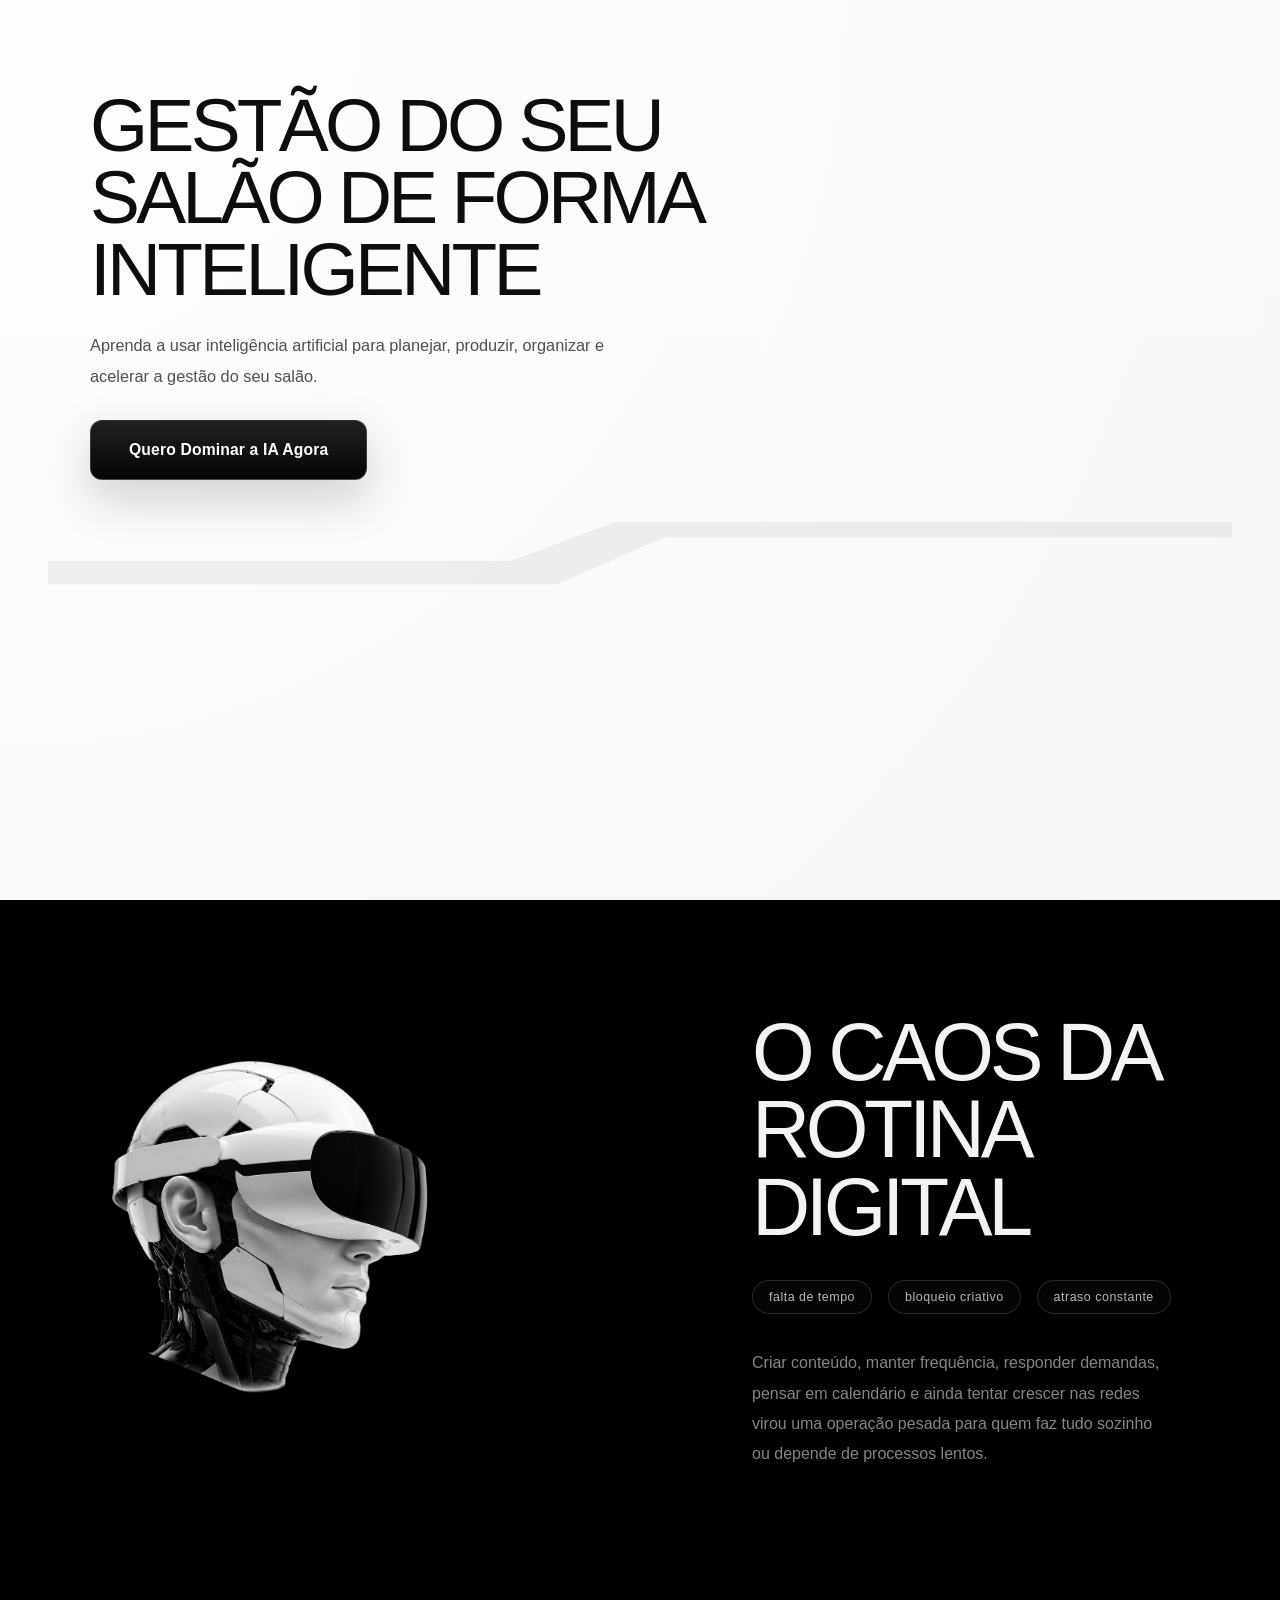
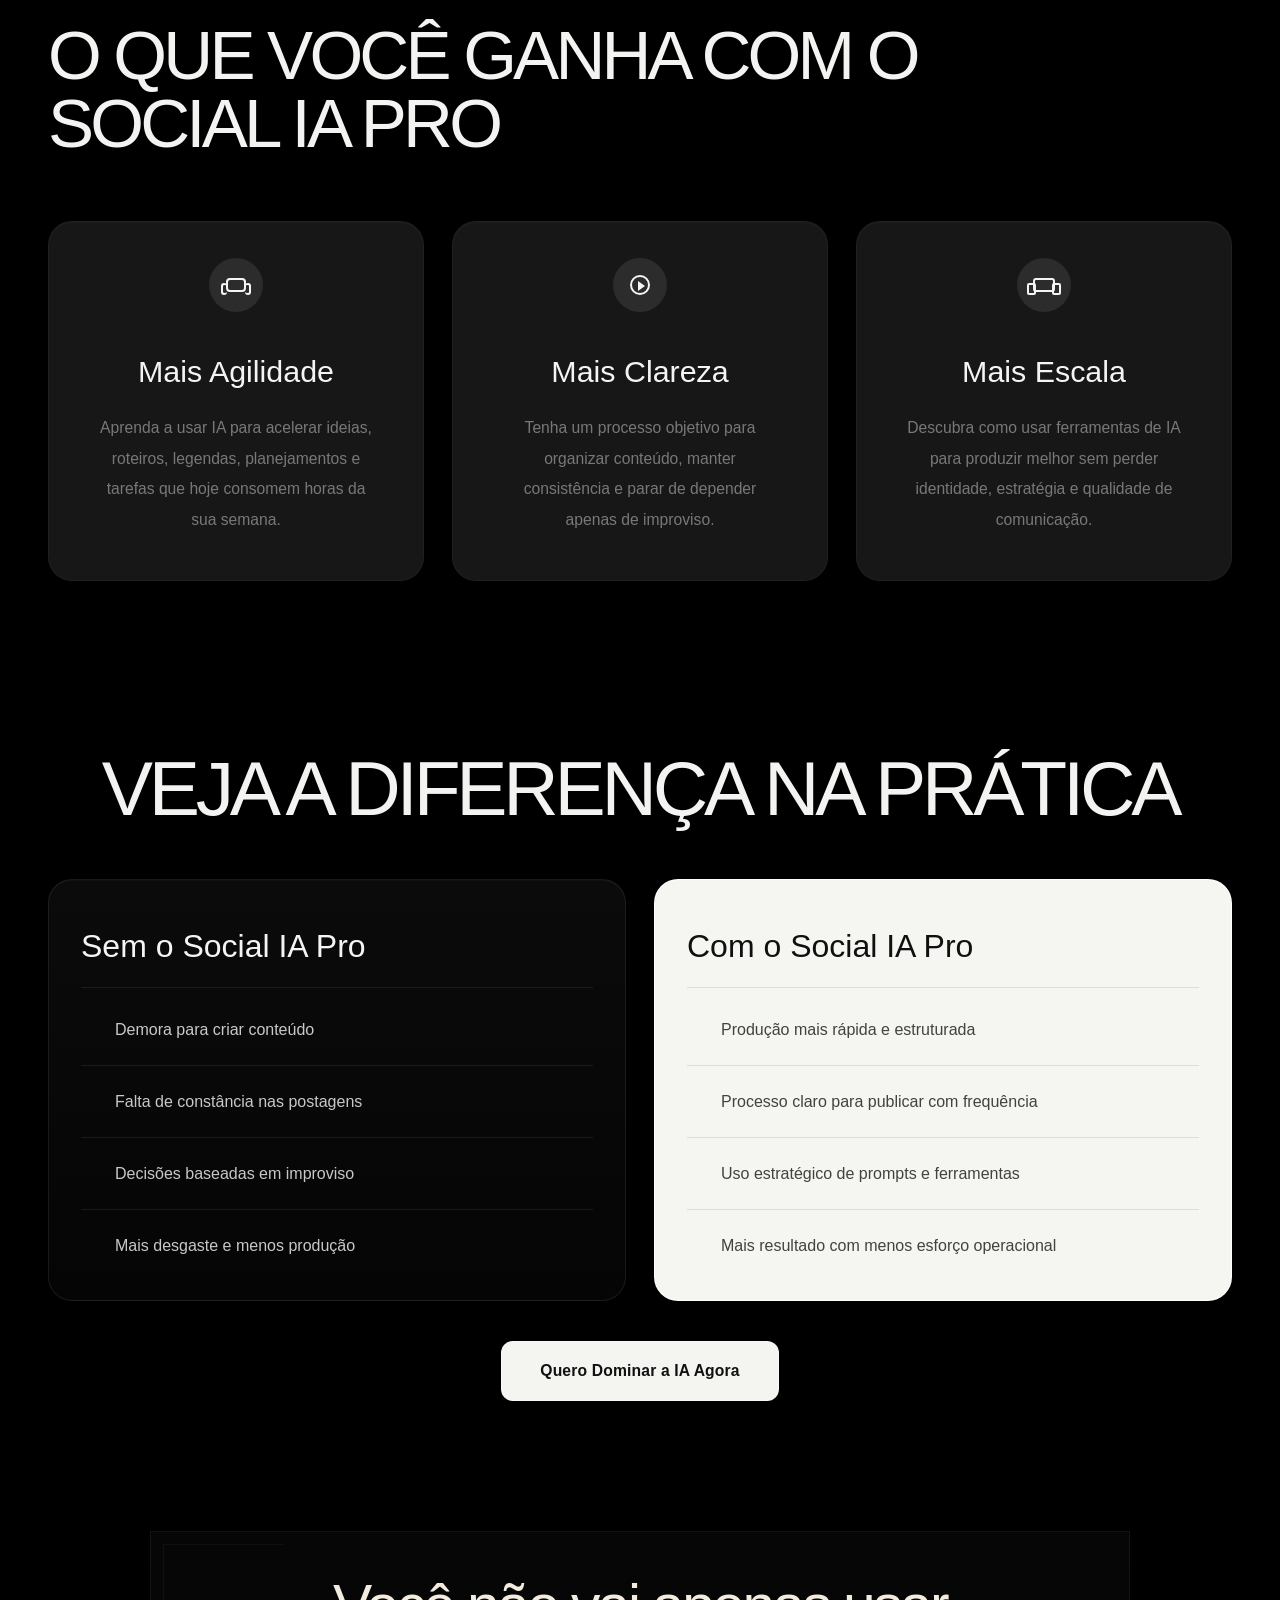
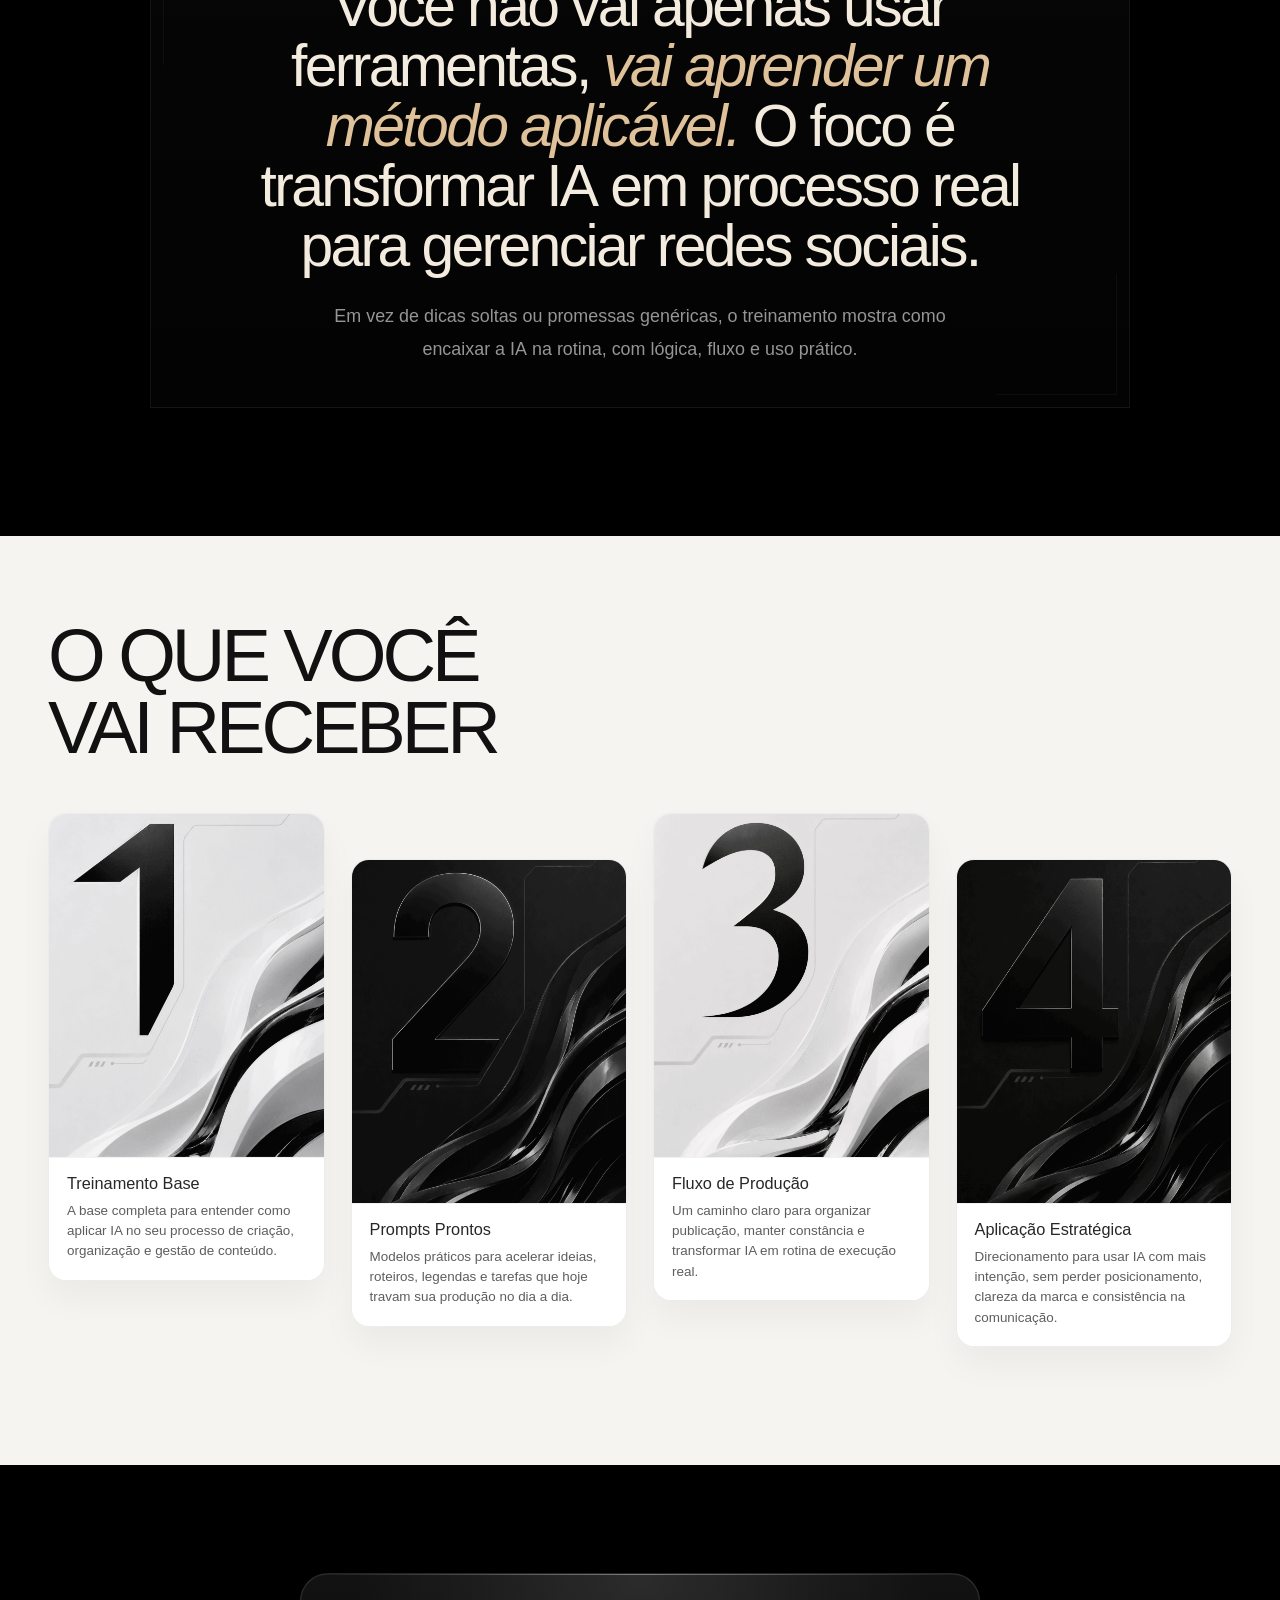
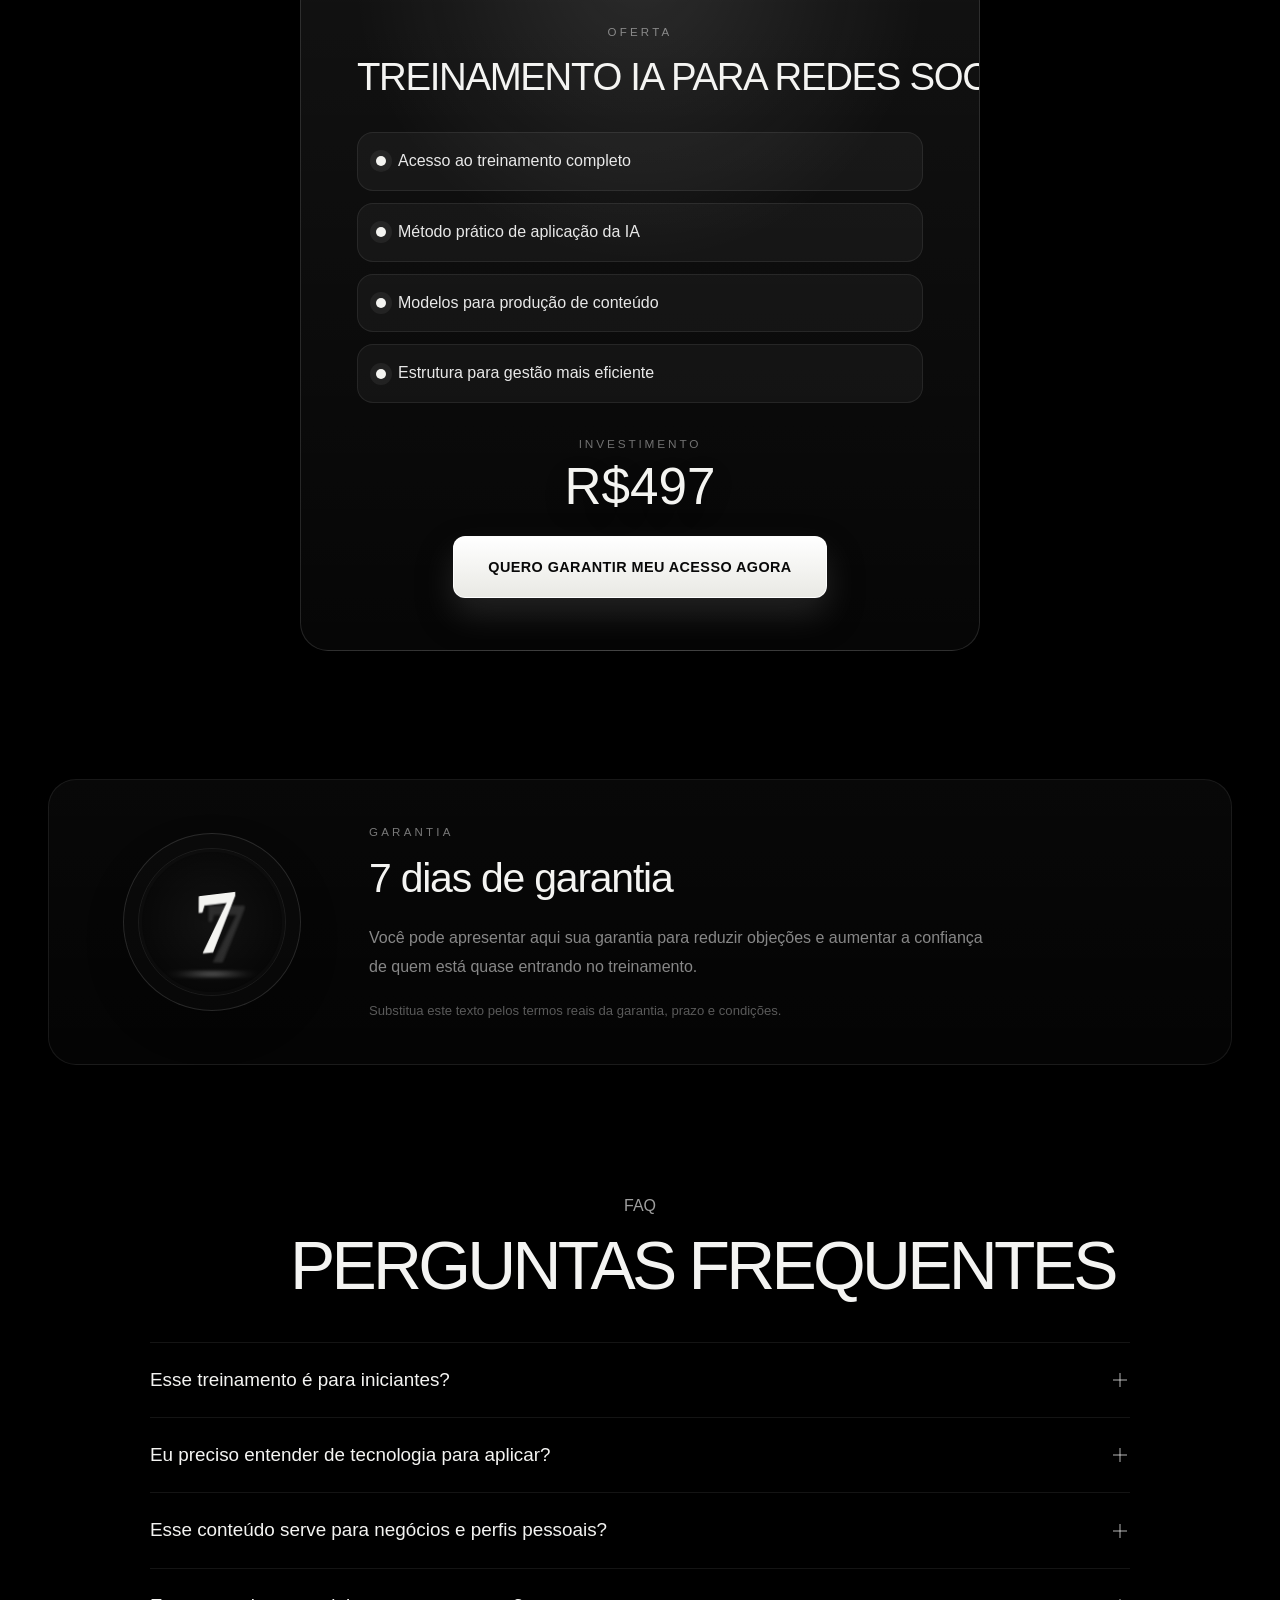
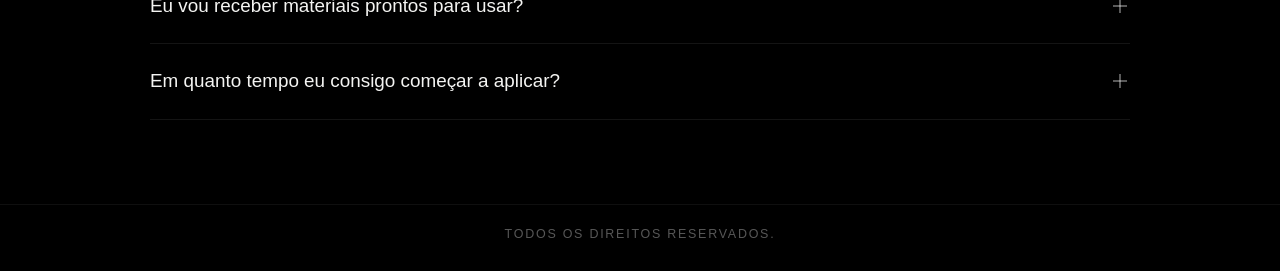
<file: projects/social-ia-pro/index.html>
<!DOCTYPE html>
<html lang="pt-BR">
<head>
  <meta charset="UTF-8">
  <meta name="viewport" content="width=device-width, initial-scale=1.0">
  <title>Social IA Pro — gestão de salão</title>
  <meta name="description" content="Treinamento para aprender a usar IA na gestão de redes sociais com método prático, estrutura clara e aplicação real.">
  <link rel="stylesheet" href="assets/css/style.css">
</head>
<body>
  <main class="page-shell">
    <section class="hero" aria-labelledby="hero-title">
      <div class="hero__media">
        <video class="hero__video hero__video--desktop" autoplay muted loop playsinline webkit-playsinline="true" x5-playsinline="true" x5-video-player-type="h5" x5-video-player-fullscreen="false" preload="auto" disablepictureinpicture controlslist="nodownload nofullscreen noremoteplayback" disableremoteplayback tabindex="-1" aria-hidden="true">
          <source src="assets/videos/hero2.mp4" type="video/mp4">
        </video>
        <video class="hero__video hero__video--mobile" autoplay muted loop playsinline webkit-playsinline="true" x5-playsinline="true" x5-video-player-type="h5" x5-video-player-fullscreen="false" preload="auto" disablepictureinpicture controlslist="nodownload nofullscreen noremoteplayback" disableremoteplayback tabindex="-1" aria-hidden="true">
          <source src="assets/videos/hero2mobile.mp4" type="video/mp4">
        </video>
      </div>

      <div class="hero__grid">
        <div class="hero__content">
          <h1 class="hero__title" id="hero-title">
            <span>Gestão do seu</span><br>
            <span>salão de forma </span><br>
            <span>inteligente</span>
          </h1>

          <p class="hero__subheadline">
            Aprenda a usar inteligência artificial para planejar, produzir,
            organizar e acelerar a gestão do seu salão.
          </p>

          <div class="hero__actions">
            <a class="button button--primary" href="#offer-title">Quero Dominar a IA Agora</a>
          </div>
        </div>

      </div>

      <div class="hero__line hero__line--upper" aria-hidden="true"></div>
    </section>

    <section class="section-dark about-block" aria-labelledby="about-title">
      <div class="about-block__inner">
        <figure class="about-block__media reveal-media">
          <img src="assets/images/b2.png" alt="Pessoa com capacete tecnológico em estética futurista monocromática.">
        </figure>

        <div class="about-block__content reveal-side">
          <h2 class="about-block__title" id="about-title">
            O CAOS DA<br>
            ROTINA DIGITAL
          </h2>

          <div class="about-block__tags" aria-label="Categorias">
            <span class="tag">falta de tempo</span>
            <span class="tag">bloqueio criativo</span>
            <span class="tag">atraso constante</span>
          </div>

          <p class="about-block__copy">
            Criar conteúdo, manter frequência, responder demandas, pensar em
            calendário e ainda tentar crescer nas redes virou uma operação
            pesada para quem faz tudo sozinho ou depende de processos lentos.
          </p>
        </div>
      </div>
    </section>

    <section class="section-dark services-block" aria-labelledby="services-title">
      <div class="services-block__inner">
        <div class="services-block__header">
          <h2 class="services-block__title" id="services-title">O QUE VOCÊ GANHA COM O SOCIAL IA PRO</h2>
        </div>

        <div class="services-grid">
          <article class="service-card reveal-up">
            <div class="service-card__icon" aria-hidden="true">
              <span class="icon icon--headset"></span>
            </div>
            <h3 class="service-card__title">Mais Agilidade</h3>
            <p class="service-card__copy">
              Aprenda a usar IA para acelerar ideias, roteiros, legendas,
              planejamentos e tarefas que hoje consomem horas da sua semana.
            </p>
          </article>

          <article class="service-card reveal-up">
            <div class="service-card__icon" aria-hidden="true">
              <span class="icon icon--assistant"></span>
            </div>
            <h3 class="service-card__title">Mais Clareza</h3>
            <p class="service-card__copy">
              Tenha um processo objetivo para organizar conteúdo, manter
              consistência e parar de depender apenas de improviso.
            </p>
          </article>

          <article class="service-card reveal-up">
            <div class="service-card__icon" aria-hidden="true">
              <span class="icon icon--screen"></span>
            </div>
            <h3 class="service-card__title">Mais Escala</h3>
            <p class="service-card__copy">
              Descubra como usar ferramentas de IA para produzir melhor sem
              perder identidade, estratégia e qualidade de comunicação.
            </p>
          </article>
        </div>
      </div>
    </section>

    <section class="section-dark comparison-block" aria-labelledby="comparison-title">
      <div class="comparison-block__inner">
        <div class="comparison-block__intro">
          <h2 class="comparison-block__title" id="comparison-title">VEJA A DIFERENÇA NA PRÁTICA</h2>
        </div>

        <div class="comparison-grid">
          <article class="comparison-card comparison-card--negative">
            <div class="comparison-card__head">
              <h3 class="comparison-card__title">Sem o Social IA Pro</h3>
            </div>

            <ul class="comparison-list">
              <li class="comparison-list__item reveal-mark">
                <span>Demora para criar conteúdo</span>
              </li>
              <li class="comparison-list__item reveal-mark">
                <span>Falta de constância nas postagens</span>
              </li>
              <li class="comparison-list__item reveal-mark">
                <span>Decisões baseadas em improviso</span>
              </li>
              <li class="comparison-list__item reveal-mark">
                <span>Mais desgaste e menos produção</span>
              </li>
            </ul>
          </article>

          <article class="comparison-card comparison-card--light comparison-card--positive">
            <div class="comparison-card__head">
              <h3 class="comparison-card__title">Com o Social IA Pro</h3>
            </div>

            <ul class="comparison-list">
              <li class="comparison-list__item reveal-mark">
                <span>Produção mais rápida e estruturada</span>
              </li>
              <li class="comparison-list__item reveal-mark">
                <span>Processo claro para publicar com frequência</span>
              </li>
              <li class="comparison-list__item reveal-mark">
                <span>Uso estratégico de prompts e ferramentas</span>
              </li>
              <li class="comparison-list__item reveal-mark">
                <span>Mais resultado com menos esforço operacional</span>
              </li>
            </ul>
          </article>
        </div>

        <div class="comparison-block__actions">
          <a class="button button--primary button--comparison" href="#offer-title">Quero Dominar a IA Agora</a>
        </div>
      </div>
    </section>

    <section class="section-dark quote-block" aria-labelledby="quote-title">
      <div class="quote-block__inner">
        <article class="quote-panel">
          <h2 class="quote-panel__text reveal-write" id="quote-title">
            Você não vai apenas usar ferramentas,
            <em>vai aprender um método aplicável.</em>
            O foco é transformar IA em processo real para gerenciar redes sociais.
          </h2>
          <p class="quote-panel__meta reveal-write reveal-write--delay">
            Em vez de dicas soltas ou promessas genéricas, o treinamento mostra
            como encaixar a IA na rotina, com lógica, fluxo e uso prático.
          </p>
        </article>
      </div>
    </section>

    <section class="section-light deliverables-block" aria-labelledby="deliverables-title">
      <div class="deliverables-block__inner">
        <div class="deliverables-block__header">
          <h2 class="deliverables-block__title" id="deliverables-title">
            O QUE VOCÊ<br>
            VAI RECEBER
          </h2>
        </div>

        <div class="deliverables-grid">
          <article class="deliverable-card reveal-up">
            <div class="deliverable-card__media">
              <img class="deliverable-card__image" src="assets/images/i1.png" alt="Entregável Treinamento Base.">
            </div>
            <div class="deliverable-card__caption">
              <h3 class="deliverable-card__title">Treinamento Base</h3>
              <p class="deliverable-card__description">A base completa para entender como aplicar IA no seu processo de criação, organização e gestão de conteúdo.</p>
            </div>
          </article>

          <article class="deliverable-card deliverable-card--offset reveal-up">
            <div class="deliverable-card__media">
              <img class="deliverable-card__image" src="assets/images/i2.png" alt="Entregável Prompts Prontos.">
            </div>
            <div class="deliverable-card__caption">
              <h3 class="deliverable-card__title">Prompts Prontos</h3>
              <p class="deliverable-card__description">Modelos práticos para acelerar ideias, roteiros, legendas e tarefas que hoje travam sua produção no dia a dia.</p>
            </div>
          </article>

          <article class="deliverable-card reveal-up">
            <div class="deliverable-card__media">
              <img class="deliverable-card__image" src="assets/images/i3.png" alt="Entregável Fluxo de Produção.">
            </div>
            <div class="deliverable-card__caption">
              <h3 class="deliverable-card__title">Fluxo de Produção</h3>
              <p class="deliverable-card__description">Um caminho claro para organizar publicação, manter constância e transformar IA em rotina de execução real.</p>
            </div>
          </article>

          <article class="deliverable-card deliverable-card--offset reveal-up">
            <div class="deliverable-card__media">
              <img class="deliverable-card__image" src="assets/images/i4.png" alt="Entregável Aplicação Estratégica.">
            </div>
            <div class="deliverable-card__caption">
              <h3 class="deliverable-card__title">Aplicação Estratégica</h3>
              <p class="deliverable-card__description">Direcionamento para usar IA com mais intenção, sem perder posicionamento, clareza da marca e consistência na comunicação.</p>
            </div>
          </article>
        </div>
      </div>
    </section>

    <section class="section-dark offer-block" aria-labelledby="offer-title">
      <div class="offer-block__inner">
        <article class="offer-card">
          <span class="offer-card__eyebrow">Oferta</span>
          <h2 class="offer-card__title" id="offer-title">TREINAMENTO IA PARA REDES SOCIAIS</h2>

          <ul class="offer-list">
            <li class="offer-list__item">Acesso ao treinamento completo</li>
            <li class="offer-list__item">Método prático de aplicação da IA</li>
            <li class="offer-list__item">Modelos para produção de conteúdo</li>
            <li class="offer-list__item">Estrutura para gestão mais eficiente</li>
          </ul>

          <div class="offer-card__footer">
            <div class="offer-price">
              <span class="offer-price__label">Investimento</span>
              <strong class="offer-price__value">R$497</strong>
            </div>

            <a class="button button--offer" href="#offer-title">Quero Garantir Meu Acesso Agora</a>
          </div>
        </article>
      </div>
    </section>

    <section class="section-dark guarantee-block" aria-labelledby="guarantee-title">
      <div class="guarantee-block__inner">
        <article class="guarantee-card">
          <div class="guarantee-seal" aria-hidden="true">
            <div class="guarantee-seal__ring">
              <div class="guarantee-seven">
                <span class="guarantee-seven__back">7</span>
                <span class="guarantee-seven__front">7</span>
                <span class="guarantee-seven__glow"></span>
              </div>
            </div>
          </div>

          <div class="guarantee-card__content">
            <span class="guarantee-card__eyebrow">Garantia</span>
            <h2 class="guarantee-card__title" id="guarantee-title">7 dias de garantia</h2>
            <p class="guarantee-card__copy">
              Você pode apresentar aqui sua garantia para reduzir objeções e
              aumentar a confiança de quem está quase entrando no treinamento.
            </p>
            <p class="guarantee-card__note">
              Substitua este texto pelos termos reais da garantia, prazo e condições.
            </p>
          </div>
        </article>
      </div>
    </section>

    <section class="section-dark faq-block" aria-labelledby="faq-title">
      <div class="faq-block__inner">
        <div class="faq-block__header">
          <span class="eyebrow eyebrow--dark">FAQ</span>
          <h2 class="faq-block__title" id="faq-title">PERGUNTAS FREQUENTES</h2>
        </div>

        <div class="faq-list" role="list">
          <article class="faq-item" role="listitem">
            <button class="faq-item__trigger" type="button" aria-expanded="false">
              <span class="faq-item__question">Esse treinamento é para iniciantes?</span>
              <span class="faq-item__icon" aria-hidden="true"></span>
            </button>
            <div class="faq-item__answer" hidden>
              <p>
                Sim. A proposta é ensinar como usar IA na gestão das redes
                sociais mesmo para quem ainda não tem um processo estruturado.
              </p>
            </div>
          </article>

          <article class="faq-item" role="listitem">
            <button class="faq-item__trigger" type="button" aria-expanded="false">
              <span class="faq-item__question">Eu preciso entender de tecnologia para aplicar?</span>
              <span class="faq-item__icon" aria-hidden="true"></span>
            </button>
            <div class="faq-item__answer" hidden>
              <p>
                Não. O treinamento pode ser apresentado de forma prática, com
                foco no uso direto das ferramentas no contexto das redes sociais.
              </p>
            </div>
          </article>

          <article class="faq-item" role="listitem">
            <button class="faq-item__trigger" type="button" aria-expanded="false">
              <span class="faq-item__question">Esse conteúdo serve para negócios e perfis pessoais?</span>
              <span class="faq-item__icon" aria-hidden="true"></span>
            </button>
            <div class="faq-item__answer" hidden>
              <p>
                Sim. A lógica de planejamento, criação e otimização com IA pode
                ser adaptada para diferentes nichos, marcas e posicionamentos.
              </p>
            </div>
          </article>

          <article class="faq-item" role="listitem">
            <button class="faq-item__trigger" type="button" aria-expanded="false">
              <span class="faq-item__question">Eu vou receber materiais prontos para usar?</span>
              <span class="faq-item__icon" aria-hidden="true"></span>
            </button>
            <div class="faq-item__answer" hidden>
              <p>
                A estrutura já prevê espaço para incluir prompts, modelos,
                exemplos e recursos práticos que acelerem a aplicação.
              </p>
            </div>
          </article>

          <article class="faq-item" role="listitem">
            <button class="faq-item__trigger" type="button" aria-expanded="false">
              <span class="faq-item__question">Em quanto tempo eu consigo começar a aplicar?</span>
              <span class="faq-item__icon" aria-hidden="true"></span>
            </button>
            <div class="faq-item__answer" hidden>
              <p>
                A proposta da oferta é permitir aplicação rápida, para que a
                pessoa já consiga usar IA na rotina logo nas primeiras etapas.
              </p>
            </div>
          </article>
        </div>
      </div>
    </section>
  </main>

  <footer class="footer-minimal">
    <p>Todos os direitos reservados.</p>
  </footer>

  <script src="assets/js/main.js"></script>
</body>
</html>
</file>
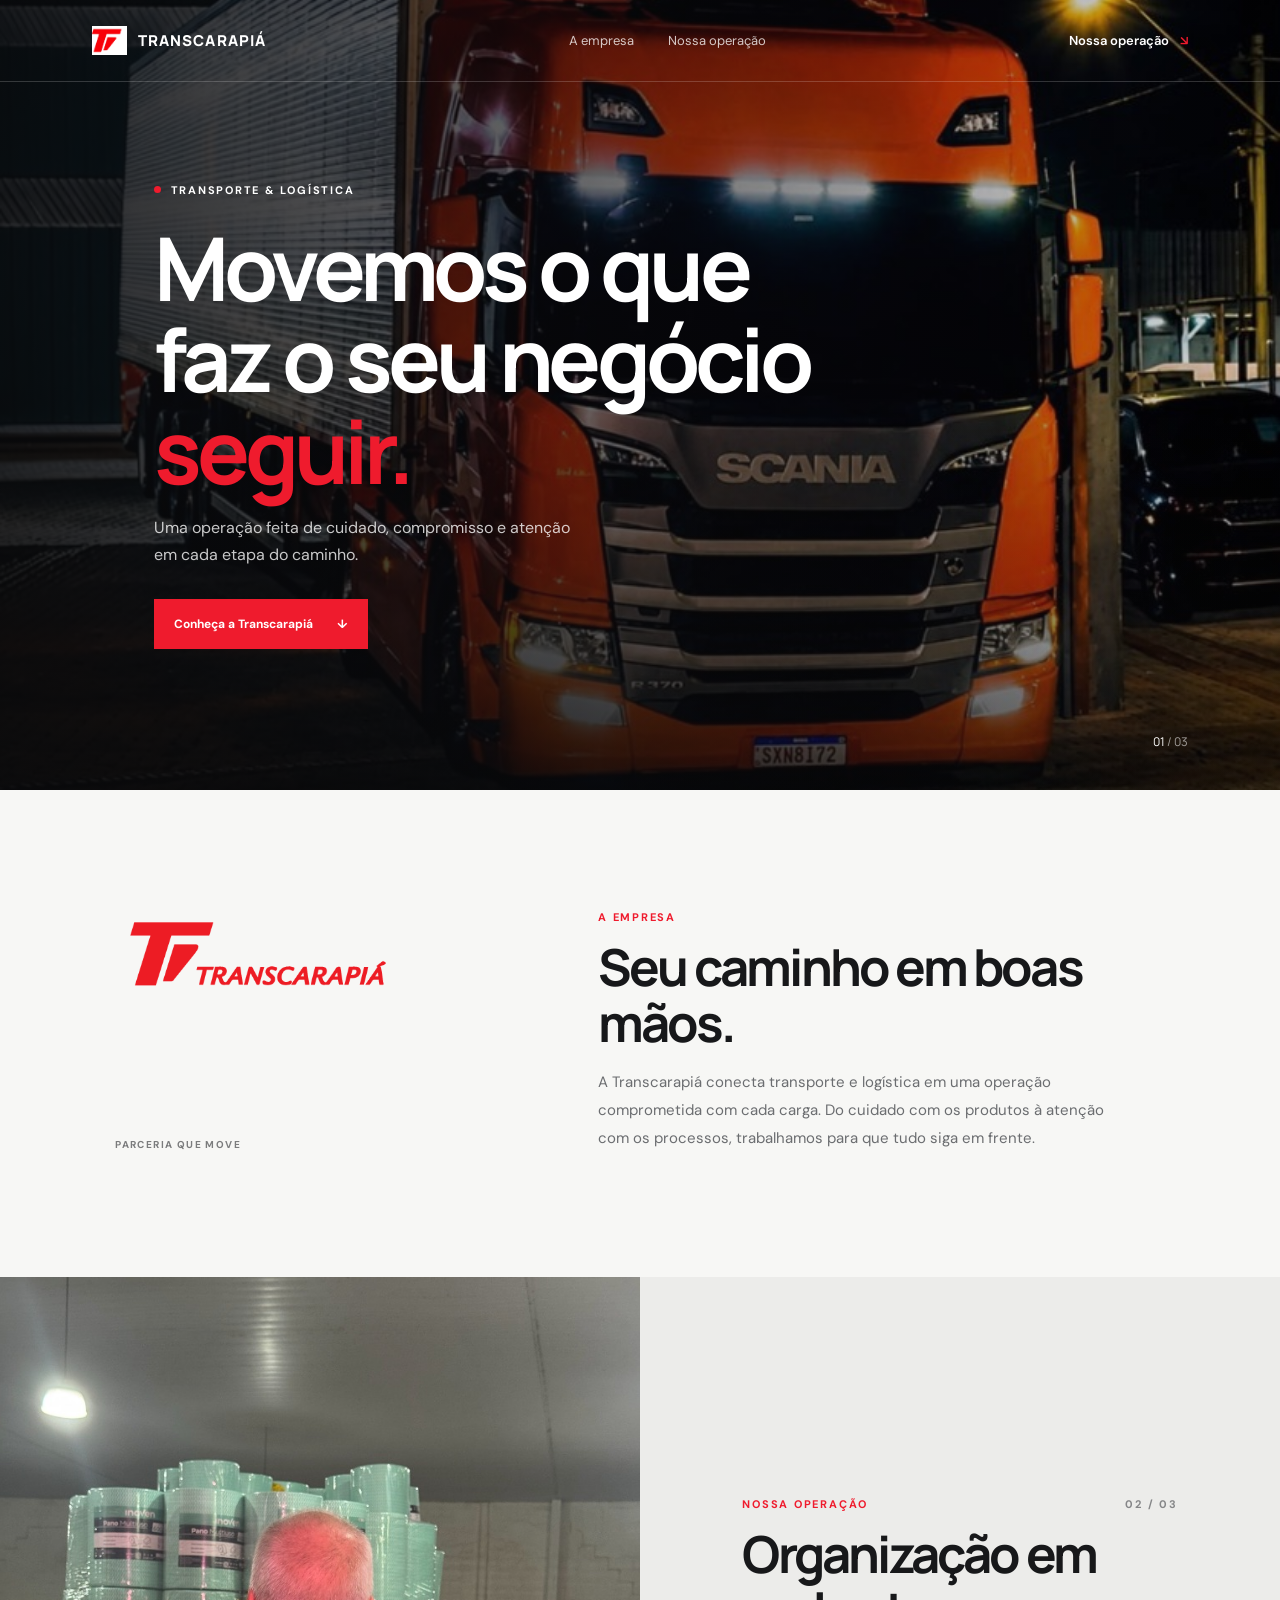
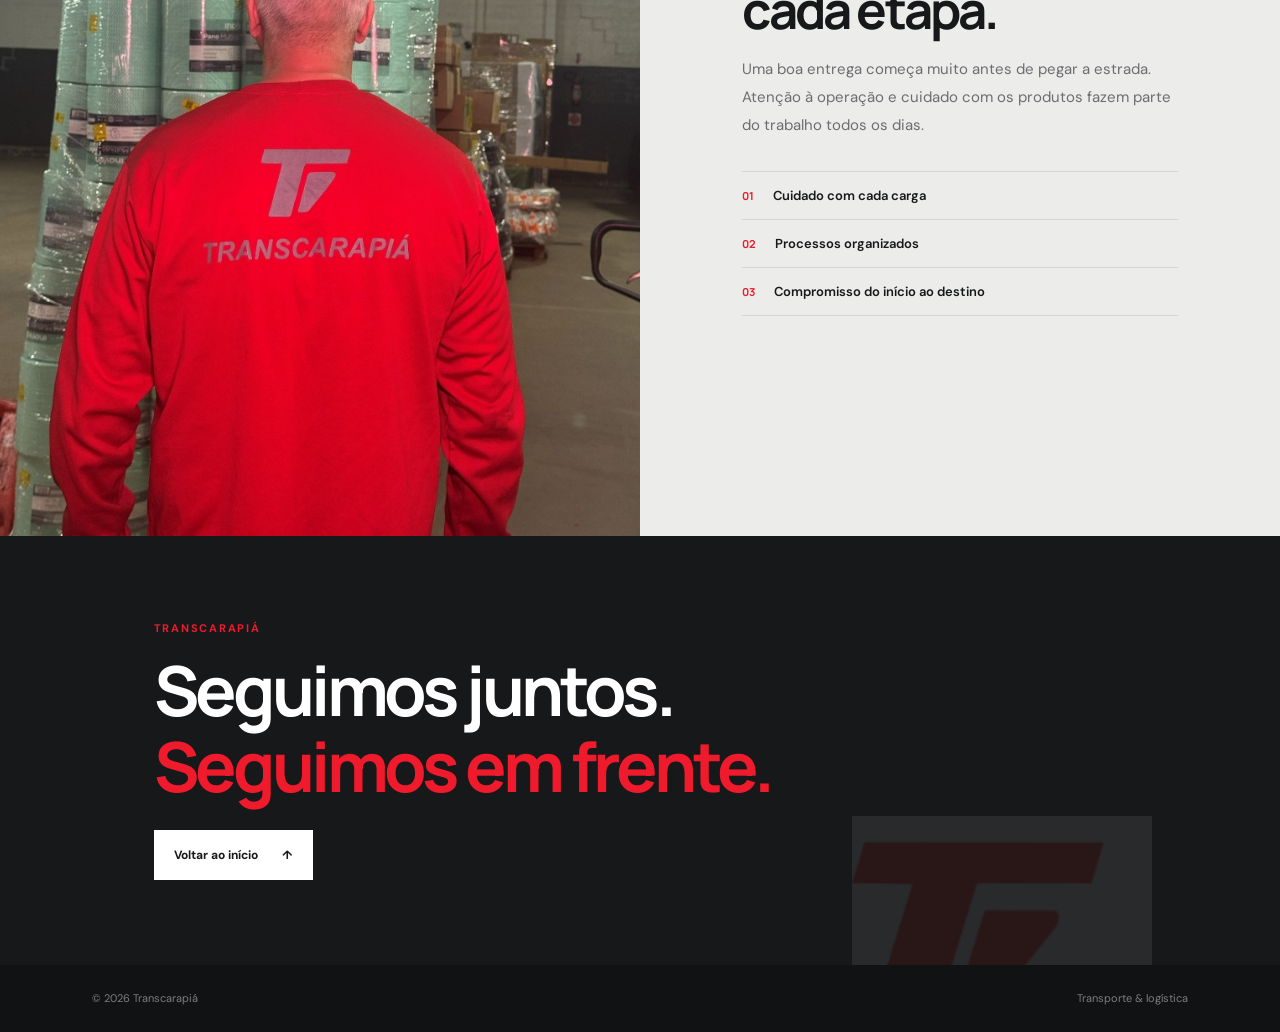
<file: projects/transcarapia/index.html>
<!doctype html>
<html lang="pt-BR">
  <head>
    <meta charset="utf-8">
    <meta name="viewport" content="width=device-width, initial-scale=1">
    <meta name="theme-color" content="#111214">
    <meta name="description" content="Transcarapiá — transporte e logística para conectar operações e destinos.">
    <title>Transcarapiá — Transporte e logística</title>
    <link rel="preconnect" href="https://fonts.googleapis.com">
    <link rel="preconnect" href="https://fonts.gstatic.com" crossorigin>
    <link href="https://fonts.googleapis.com/css2?family=DM+Sans:wght@400;500;600;700&family=Manrope:wght@500;600;700;800&display=swap" rel="stylesheet">
    <link rel="stylesheet" href="assets/css/style.css">
  </head>
  <body>
    <header class="site-header">
      <a class="brand" href="#inicio" aria-label="Transcarapiá, início">
        <img src="assets/images/transcarapia-symbol.png" alt="">
        <span>TRANSCARAPIÁ</span>
      </a>
      <nav aria-label="Navegação principal">
        <a href="#empresa">A empresa</a>
        <a href="#operacao">Nossa operação</a>
      </nav>
      <a class="header-link" href="#operacao">Nossa operação <span aria-hidden="true">↘</span></a>
    </header>

    <main>
      <section class="hero" id="inicio">
        <img class="hero-image" src="assets/images/transcarapia-truck.jpeg" alt="Caminhão Transcarapiá pronto para seguir viagem">
        <div class="hero-shade"></div>
        <div class="hero-content">
          <p class="eyebrow"><span></span> TRANSPORTE &amp; LOGÍSTICA</p>
          <h1>Movemos o que<br>faz o seu negócio <em>seguir.</em></h1>
          <p class="hero-copy">Uma operação feita de cuidado, compromisso e atenção em cada etapa do caminho.</p>
          <a class="button" href="#empresa">Conheça a Transcarapiá <span aria-hidden="true">↓</span></a>
        </div>
        <div class="hero-index"><span>01</span> / 03</div>
      </section>

      <section class="intro section-wrap" id="empresa">
        <div class="intro-label">
          <img src="assets/images/transcarapia-logo.png" alt="Transcarapiá">
          <span>PARCERIA QUE MOVE</span>
        </div>
        <div class="intro-copy">
          <p class="eyebrow">A EMPRESA</p>
          <h2>Seu caminho em boas mãos.</h2>
          <p>A Transcarapiá conecta transporte e logística em uma operação comprometida com cada carga. Do cuidado com os produtos à atenção com os processos, trabalhamos para que tudo siga em frente.</p>
        </div>
      </section>

      <section class="operation" id="operacao">
        <div class="operation-photo">
          <img src="assets/images/transcarapia-warehouse.jpeg" alt="Equipe da Transcarapiá em área de estoque e armazenagem" loading="lazy">
        </div>
        <div class="operation-copy">
          <p class="eyebrow">NOSSA OPERAÇÃO <span>02 / 03</span></p>
          <h2>Organização em cada etapa.</h2>
          <p>Uma boa entrega começa muito antes de pegar a estrada. Atenção à operação e cuidado com os produtos fazem parte do trabalho todos os dias.</p>
          <div class="operation-points">
            <div><span>01</span><p>Cuidado com cada carga</p></div>
            <div><span>02</span><p>Processos organizados</p></div>
            <div><span>03</span><p>Compromisso do início ao destino</p></div>
          </div>
        </div>
      </section>

      <section class="closing" id="contato">
        <p class="eyebrow">TRANSCARAPIÁ</p>
        <h2>Seguimos juntos.<br><em>Seguimos em frente.</em></h2>
        <a class="button button-light" href="#inicio">Voltar ao início <span aria-hidden="true">↑</span></a>
        <img src="assets/images/transcarapia-symbol.png" alt="" aria-hidden="true">
      </section>
    </main>

    <footer class="site-footer">
      <span>© <span id="year"></span> Transcarapiá</span>
      <span>Transporte &amp; logística</span>
    </footer>
    <script>
      document.querySelector("#year").textContent = String(new Date().getFullYear());
    </script>
  </body>
</html>
</file>
<file: projects/hero-03/assets/css/hero3.css>
:root {
  --bg: #000000;
  --text: #ffffff;
  --text-70: rgba(255, 255, 255, 0.7);
  --gradient-end: #b4c0ff;
  --button-text: #0a0400;
  --accent: #3054ff;
  --accent-hover: #2040e0;
  --ease: cubic-bezier(0.22, 1, 0.36, 1);
  --font-base: "Instrument Sans", sans-serif;
  --font-display: "Instrument Sans", sans-serif;
}

@font-face {
  font-family: "Instrument Sans";
  src: url("../fonts/hero3-InstrumentSans-Regular.ttf") format("truetype");
  font-style: normal;
  font-weight: 400;
  font-display: swap;
}

@font-face {
  font-family: "Instrument Sans";
  src: url("../fonts/hero3-InstrumentSans-SemiBold.ttf") format("truetype");
  font-style: normal;
  font-weight: 600;
  font-display: swap;
}

@font-face {
  font-family: "Instrument Sans";
  src: url("../fonts/hero3-InstrumentSans-Bold.ttf") format("truetype");
  font-style: normal;
  font-weight: 700;
  font-display: swap;
}

@font-face {
  font-family: "Instrument Serif";
  src: url("../fonts/hero3-InstrumentSerif-Italic.ttf") format("truetype");
  font-style: italic;
  font-weight: 400;
  font-display: swap;
}

*,
*::before,
*::after {
  box-sizing: border-box;
}

html {
  height: 100%;
  scroll-behavior: smooth;
  overflow: hidden;
}

body {
  margin: 0;
  height: 100%;
  min-width: 0;
  overflow: hidden;
  background: var(--bg);
  color: var(--text);
  font-family: var(--font-base);
  -webkit-font-smoothing: antialiased;
  text-rendering: optimizeLegibility;
}

a {
  color: inherit;
  text-decoration: none;
}

button,
a {
  -webkit-tap-highlight-color: transparent;
}

.page-shell {
  position: relative;
  min-height: 100vh;
  min-height: 100svh;
  height: 100vh;
  height: 100svh;
  overflow: hidden;
  background:
    radial-gradient(circle at top, rgba(37, 63, 255, 0.08), transparent 30%),
    var(--bg);
}

.page-shell::after {
  content: "";
  position: absolute;
  inset: auto 0 0;
  height: 40rem;
  background:
    radial-gradient(circle at 18% 18%, rgba(36, 88, 255, 0.08), transparent 24rem),
    radial-gradient(circle at 82% 70%, rgba(91, 78, 255, 0.08), transparent 20rem);
  pointer-events: none;
}

.hero {
  position: relative;
  z-index: 1;
  width: 100%;
  min-height: 100%;
  height: 100%;
  display: flex;
  align-items: center;
  justify-content: center;
  padding: 3rem 1.5rem;
  isolation: isolate;
}

.hero-media,
.hero-video,
.video-overlay {
  position: absolute;
  inset: 0;
}

.hero-video {
  width: 100%;
  height: 100%;
  object-fit: cover;
  opacity: 0.6;
  background: #000000;
}

.video-overlay {
  background: rgba(0, 0, 0, 0.6);
  backdrop-filter: blur(2px);
}

.gradient-orb {
  position: absolute;
  border-radius: 999px;
  filter: blur(120px);
  mix-blend-mode: screen;
  pointer-events: none;
}

.orb-left {
  top: -20%;
  left: 20%;
  width: 37.5rem;
  height: 37.5rem;
  background: rgba(30, 64, 175, 0.2);
}

.orb-right {
  right: 20%;
  bottom: -10%;
  width: 31.25rem;
  height: 31.25rem;
  background: rgba(49, 46, 129, 0.2);
}

.hero-content {
  position: relative;
  z-index: 10;
  width: 100%;
  margin-top: 0;
  display: flex;
  flex-direction: column;
  align-items: center;
  text-align: center;
  gap: 1.75rem;
}

.availability-badge {
  display: inline-flex;
  align-items: center;
  justify-content: center;
  margin-bottom: 1.5rem;
  font-family: var(--font-base);
  padding: 0.7rem 1.15rem;
  border: 1px solid rgba(255, 255, 255, 0.14);
  border-radius: 999px;
  background: rgba(255, 255, 255, 0.06);
  backdrop-filter: blur(10px);
  color: rgba(255, 255, 255, 0.88);
  font-size: 0.92rem;
  font-weight: 500;
  letter-spacing: 0.01em;
}

.headline {
  margin: 0;
  width: min(100%, 82rem);
  max-width: none;
  font-family: var(--font-display);
  font-size: clamp(2.5rem, 4.6vw, 4.35rem);
  font-weight: 600;
  line-height: 1.08;
  letter-spacing: -0.018em;
  background: linear-gradient(to bottom, #ffffff 0%, #ffffff 55%, var(--gradient-end) 100%);
  -webkit-background-clip: text;
  background-clip: text;
  color: transparent;
}

.subheadline {
  margin: 0;
  width: min(100%, 64rem);
  max-width: none;
  font-family: var(--font-base);
  color: var(--text-70);
  font-size: clamp(1.05rem, 1.45vw, 1.28rem);
  line-height: 1.7;
}

.primary-cta {
  display: inline-flex;
  align-items: center;
  justify-content: center;
  gap: 0.85rem;
  margin-top: 0.5rem;
  font-family: var(--font-base);
  padding: 0.5rem 0.5rem 0.5rem 1.5rem;
  border-radius: 999px;
  background: #ffffff;
  color: var(--button-text);
  font-size: clamp(1rem, 1.4vw, 1.125rem);
  font-weight: 500;
  transition: transform 240ms var(--ease), box-shadow 240ms ease;
}

.primary-cta:hover {
  transform: scale(1.05);
  box-shadow: 0 0 20px rgba(255, 255, 255, 0.3);
}

.arrow-badge {
  width: 40px;
  height: 40px;
  border-radius: 999px;
  display: inline-flex;
  align-items: center;
  justify-content: center;
  background: var(--accent);
  color: #ffffff;
  transition: background-color 220ms ease;
}

.arrow-badge svg {
  width: 20px;
  height: 20px;
}

.primary-cta:hover .arrow-badge {
  background: var(--accent-hover);
}

.reveal {
  opacity: 0;
  will-change: transform, opacity;
}

.reveal-up {
  transform: translateY(20px);
}

.reveal-scale {
  transform: scale(0.9);
}

.reveal-fade {
  transform: translateY(0);
}

.reveal.is-visible {
  opacity: 1;
  transform: none;
  transition:
    opacity 0.6s var(--ease),
    transform 0.6s var(--ease);
}

.reveal-fade.is-visible {
  opacity: 0.7;
}

.availability-badge.is-visible {
  transition-duration: 0.6s;
  transition-delay: 0s;
}

.headline.is-visible {
  transition-duration: 0.6s;
  transition-delay: 0.2s;
}

.subheadline.is-visible {
  transition-duration: 0.6s;
  transition-delay: 0.4s;
}

.primary-cta.is-visible {
  transition-duration: 0.5s;
  transition-delay: 0.6s;
}

@media (max-width: 767px) {
  .hero-content {
    gap: 1.25rem;
  }

  .headline {
    width: 100%;
    font-size: clamp(2rem, 6.6vw, 2.9rem);
    line-height: 1.08;
    letter-spacing: -0.022em;
  }

  .subheadline {
    width: 100%;
    font-size: clamp(1rem, 3.9vw, 1.14rem);
    line-height: 1.62;
  }

  .primary-cta {
    width: auto;
  }
}

@media (max-width: 639px) {
  .hero {
    padding: 2rem 1rem;
  }

  .availability-badge {
    margin-bottom: 1rem;
    padding: 0.65rem 1rem;
    font-size: 0.82rem;
  }

  .headline {
    width: 100%;
    font-size: clamp(1.8rem, 6.8vw, 2.35rem);
    line-height: 1.1;
    letter-spacing: -0.02em;
  }

  .subheadline {
    width: 100%;
    font-size: clamp(0.98rem, 4.2vw, 1.08rem);
    line-height: 1.58;
  }

  .primary-cta {
    width: 100%;
    max-width: 24rem;
    padding-left: 1.25rem;
  }
}

@media (prefers-reduced-motion: reduce) {
  html {
    scroll-behavior: auto;
  }

  .hero-video,
  .reveal,
  .reveal.is-visible {
    transition: none !important;
    animation: none !important;
    transform: none !important;
    filter: none !important;
  }

  .reveal,
  .reveal-fade {
    opacity: 1 !important;
  }

  .reveal-fade {
    opacity: 0.7 !important;
  }

  .primary-cta,
  .arrow-badge {
    transition: none !important;
  }
}
</file>
<file: projects/projeto-01/assets/css/styles.css>
@import url('https://fonts.googleapis.com/css2?family=Kanit:wght@300;400;500;700;900&display=swap');

/* GLOBAL RESET */
*, *::before, *::after {
  box-sizing: border-box;
  margin: 0;
  padding: 0;
}

html, body {
  background-color: #0C0C0C;
  color: #D7E2EA;
  font-family: 'Kanit', sans-serif;
  overflow-x: hidden;
  scroll-behavior: smooth;
  -webkit-font-smoothing: antialiased;
  -moz-osx-font-smoothing: grayscale;
}

#root, .main-wrapper {
  background-color: #0C0C0C;
  width: 100%;
  overflow-x: clip;
}

/* GRADIENT TEXT CLASS */
.hero-heading {
  background: linear-gradient(180deg, #646973 0%, #BBCCD7 100%);
  -webkit-background-clip: text;
  -webkit-text-fill-color: transparent;
  background-clip: text;
}

/* REUSABLE COMPONENTS */

/* Contact Button */
.btn-contact {
  background: linear-gradient(123deg, #04160C 7%, #0A8F45 37%, #22C55E 72%, #8BFFB8 100%);
  box-shadow: 0px 4px 12px rgba(10, 143, 69, 0.3), inset 4px 4px 12px #14984F;
  outline: 2px solid #FFFFFF;
  outline-offset: -3px;
  border: none;
  border-radius: 9999px;
  color: #FFFFFF;
  font-family: 'Kanit', sans-serif;
  font-weight: 500;
  text-transform: uppercase;
  letter-spacing: 0.15em;
  cursor: pointer;
  display: inline-flex;
  align-items: center;
  justify-content: center;
  transition: transform 0.2s cubic-bezier(0.25, 0.1, 0.25, 1), 
              filter 0.2s cubic-bezier(0.25, 0.1, 0.25, 1),
              box-shadow 0.2s cubic-bezier(0.25, 0.1, 0.25, 1);
  padding: 0.75rem 2rem;
  font-size: 0.75rem;
  text-decoration: none;
  white-space: nowrap;
}

@media (min-width: 640px) {
  .btn-contact {
    padding: 0.875rem 2.5rem;
    font-size: 0.875rem;
  }
}

@media (min-width: 768px) {
  .btn-contact {
    padding: 1rem 3rem;
    font-size: 1rem;
  }
}

.btn-contact:hover {
  transform: translateY(-2px) scale(1.03);
  filter: brightness(1.1);
  box-shadow: 0px 8px 18px rgba(10, 143, 69, 0.42), inset 4px 4px 12px #14984F;
}

.btn-contact:active {
  transform: translateY(1px) scale(0.98);
}

/* SECTION 1: HERO SECTION */
.hero-section {
  min-height: 100vh;
  display: flex;
  flex-direction: column;
  justify-content: flex-start;
  align-items: center;
  position: relative;
  overflow: hidden;
  padding: clamp(2.5rem, 6vw, 4rem) 0 2rem 0;
  background-color: #020405;
  isolation: isolate;
  --hero-shift-x: 0px;
  --hero-shift-y: 0px;
  --hero-rotate-x: 0deg;
  --hero-rotate-y: 0deg;
}

.hero-section::before {
  content: "";
  position: absolute;
  inset: 0;
  background:
    radial-gradient(circle at 50% 46%, rgba(215, 226, 234, 0.1) 0%, rgba(99, 113, 124, 0.06) 20%, rgba(2, 4, 5, 0) 54%),
    linear-gradient(180deg, #050708 0%, #020405 68%, #020405 100%);
  pointer-events: none;
  z-index: 0;
}

.hero-section::after {
  content: "";
  position: absolute;
  left: 0;
  right: 0;
  bottom: 0;
  height: clamp(10rem, 22vw, 18rem);
  background: linear-gradient(180deg, rgba(2, 4, 5, 0) 0%, rgba(2, 4, 5, 0) 18%, rgba(2, 4, 5, 0.44) 58%, #020405 100%);
  pointer-events: none;
  z-index: 12;
}

/* Heading Container */
.hero-heading-container {
  overflow: hidden;
  width: 100%;
  margin-top: 0;
  padding: 0 1rem;
  z-index: 8;
  position: relative;
  pointer-events: none;
}

@media (min-width: 640px) {
  .hero-heading-container {
    padding: 0 1.5rem;
  }
}

@media (min-width: 768px) {
  .hero-heading-container {
    padding: 0 2.5rem;
  }
}

.hero-heading-text {
  font-weight: 900;
  text-transform: uppercase;
  letter-spacing: -0.045em;
  line-height: 0.88;
  width: 100%;
  text-align: center;
  max-width: 1200px;
  margin: 0 auto;
  font-size: clamp(3rem, 8vw, 7rem);
  opacity: 0.94;
}

@media (min-width: 640px) {
  .hero-heading-text {
    font-size: clamp(3.7rem, 8vw, 7.8rem);
  }
}

@media (min-width: 768px) {
  .hero-heading-text {
    font-size: clamp(4.3rem, 7.2vw, 8.4rem);
  }
}

@media (min-width: 1024px) {
  .hero-heading-text {
    font-size: clamp(4.8rem, 6.7vw, 8.8rem);
  }
}

.hero-heading-text span {
  display: block;
}

.hero-portrait-shell {
  position: absolute;
  left: 50%;
  top: 54%;
  width: min(50vw, 480px);
  opacity: 0;
  animation: heroPortraitReveal 0.75s cubic-bezier(0.25, 0.1, 0.25, 1) 0.25s forwards;
  transform: translate3d(calc(-50% + var(--hero-shift-x)), calc(-50% + var(--hero-shift-y)), 0)
             rotateX(var(--hero-rotate-x))
             rotateY(var(--hero-rotate-y));
  transform-style: preserve-3d;
  transform-origin: center center;
  transition: transform 0.04s linear;
  z-index: 18;
  pointer-events: none;
  will-change: transform;
  filter: drop-shadow(0 3rem 3.5rem rgba(0, 0, 0, 0.54));
}

@keyframes heroPortraitReveal {
  to {
    opacity: 1;
  }
}

.hero-portrait {
  display: block;
  width: 100%;
  height: auto;
  user-select: none;
  transform: translateZ(28px);
}

.hero-portrait-shell::after {
  content: "";
  position: absolute;
  left: 50%;
  bottom: 2%;
  width: 54%;
  height: 8%;
  transform: translateX(-50%);
  background: rgba(0, 0, 0, 0.5);
  filter: blur(22px);
  border-radius: 50%;
  z-index: -1;
}

@media (min-width: 768px) {
  .hero-portrait-shell {
    top: 55%;
    width: min(31vw, 420px);
  }
}

@media (min-width: 1200px) {
  .hero-portrait-shell {
    top: 56%;
    width: min(27vw, 440px);
  }
}

.hero-cta-row {
  display: flex;
  justify-content: center;
  align-items: center;
  position: absolute;
  left: 50%;
  bottom: clamp(1.75rem, 5vh, 3rem);
  transform: translateX(-50%);
  z-index: 25;
}

@media (max-width: 767px) {
  .hero-cta-row {
    top: 73%;
    bottom: auto;
  }
}

.hero-bio {
  color: #D7E2EA;
  font-weight: 300;
  text-transform: uppercase;
  letter-spacing: 0.05em;
  line-height: 1.3;
  font-size: clamp(0.72rem, 1.1vw, 1.05rem);
  max-width: 680px;
  text-align: center;
  margin: clamp(0.9rem, 2vw, 1.4rem) auto 0 auto;
  padding: 0 1.5rem;
  position: relative;
  z-index: 25;
  text-shadow: 0 2px 18px rgba(0, 0, 0, 0.72);
}

@media (min-width: 640px) {
  .hero-bio {
    max-width: 720px;
  }
}

@media (min-width: 768px) {
  .hero-bio {
    max-width: 760px;
  }
}

/* LOAD ANIMATION ENGINE */
.fade-in-load {
  opacity: 0;
  transform: translate(var(--start-x, 0px), var(--start-y, 0px));
  animation: fadeInLoad var(--duration, 0.7s) cubic-bezier(0.25, 0.1, 0.25, 1) forwards;
  animation-delay: var(--delay, 0s);
}

@keyframes fadeInLoad {
  to {
    opacity: 1;
    transform: translate(0, 0);
  }
}

/* SECTION 2: MARQUEE SECTION */
.marquee-section {
  position: relative;
  background:
    radial-gradient(ellipse at 50% 0%, rgba(107, 157, 178, 0.08) 0%, rgba(43, 76, 91, 0.04) 30%, rgba(2, 4, 5, 0) 64%),
    linear-gradient(180deg, #020405 0%, #05090b 28%, #0C0C0C 100%);
  margin-top: 0;
  padding-top: clamp(7rem, 13vw, 10rem);
  padding-bottom: 2.5rem;
  overflow: hidden;
  display: flex;
  flex-direction: column;
  gap: 0.75rem; /* gap-3 */
}

.marquee-section::before {
  content: "";
  position: absolute;
  top: 0;
  left: 0;
  right: 0;
  height: clamp(6rem, 12vw, 9rem);
  background: linear-gradient(180deg, #020405 0%, rgba(2, 4, 5, 0.7) 42%, rgba(12, 12, 12, 0) 100%);
  pointer-events: none;
  z-index: 0;
}

.marquee-heading {
  position: relative;
  z-index: 1;
  text-align: center;
  font-size: clamp(2.4rem, 7vw, 6rem);
  font-weight: 900;
  line-height: 0.95;
  text-transform: uppercase;
  margin: 0 auto clamp(2rem, 4vw, 3.5rem) auto;
  padding: 0 1.25rem;
}

.marquee-container {
  display: flex;
  overflow: hidden;
  width: 100vw;
  user-select: none;
  pointer-events: none;
  position: relative;
  z-index: 1;
}

.marquee-track {
  display: flex;
  gap: 0.75rem;
  will-change: transform;
}

.marquee-tile {
  width: 420px;
  height: 270px;
  border-radius: 1rem; /* rounded-2xl */
  object-fit: cover;
  flex-shrink: 0;
  box-shadow: 0 4px 20px rgba(0, 0, 0, 0.5);
  background-color: #1a1a1a;
  border: 1px solid rgba(215, 226, 234, 0.05);
}

@media (max-width: 640px) {
  .marquee-tile {
    width: 280px;
    height: 180px;
  }
}

/* SECTION 3: ABOUT SECTION */
.about-section {
  min-height: 100vh;
  background-color: #0C0C0C;
  position: relative;
  display: flex;
  flex-direction: column;
  justify-content: center;
  align-items: center;
  text-align: center;
  padding: 5rem 1.25rem;
  overflow: hidden;
  z-index: 5;
}

@media (min-width: 640px) {
  .about-section {
    padding: 5rem 2rem;
  }
}

@media (min-width: 768px) {
  .about-section {
    padding: 5rem 2.5rem;
  }
}

/* Section heading general style */
.section-heading-huge {
  font-weight: 900;
  text-transform: uppercase;
  leading-opacity: 0.85;
  letter-spacing: -0.02em;
  text-align: center;
  font-size: clamp(3rem, 12vw, 160px);
  z-index: 2;
  margin-bottom: 2.5rem;
}

@media (min-width: 640px) { .section-heading-huge { margin-bottom: 3.5rem; } }
@media (min-width: 768px) { .section-heading-huge { margin-bottom: 4rem; } }

/* About content wrapper */
.about-content {
  display: flex;
  flex-direction: column;
  align-items: center;
  gap: 4rem; /* gap between text block and button */
  max-width: 560px;
  z-index: 2;
}

@media (min-width: 640px) { .about-content { gap: 5rem; } }
@media (min-width: 768px) { .about-content { gap: 6rem; } }

/* Animated Paragraph Spans */
.about-paragraph {
  color: #D7E2EA;
  font-weight: 500;
  line-height: 1.6;
  text-align: center;
  font-size: clamp(1rem, 2vw, 1.35rem);
}

.about-paragraph .char {
  opacity: 0.2;
  will-change: opacity;
  display: inline-block;
  white-space: pre-wrap;
}

/* INTERSECTION OBSERVER FADE-IN */
.scroll-fade-in {
  opacity: 0;
  transform: translate(var(--x, 0px), var(--y, 30px));
  transition: opacity var(--duration, 0.7s) cubic-bezier(0.25, 0.1, 0.25, 1),
              transform var(--duration, 0.7s) cubic-bezier(0.25, 0.1, 0.25, 1);
  transition-delay: var(--delay, 0s);
  will-change: opacity, transform;
}

.scroll-fade-in.visible {
  opacity: 1;
  transform: translate(0, 0);
}

/* SECTION 4: SERVICES SECTION */
.services-section {
  background-color: #FFFFFF;
  color: #0C0C0C;
  border-top-left-radius: 40px;
  border-top-right-radius: 40px;
  padding: 5rem 1.25rem;
  position: relative;
  z-index: 8;
  overflow: hidden;
}

@media (min-width: 640px) {
  .services-section {
    border-top-left-radius: 50px;
    border-top-right-radius: 50px;
    padding: 6rem 2rem;
  }
}

@media (min-width: 768px) {
  .services-section {
    border-top-left-radius: 60px;
    border-top-right-radius: 60px;
    padding: 8rem 2.5rem;
  }
}

.services-heading {
  color: #0C0C0C;
}

.services-list {
  max-width: 1024px;
  margin: 0 auto;
  display: flex;
  flex-direction: column;
}

.service-item {
  display: flex;
  align-items: center;
  border-top: 1px solid rgba(12, 12, 12, 0.15);
  padding: 2rem 0;
  transition: transform 0.3s cubic-bezier(0.25, 0.1, 0.25, 1),
              padding-left 0.3s cubic-bezier(0.25, 0.1, 0.25, 1);
}

.service-item:last-child {
  border-bottom: 1px solid rgba(12, 12, 12, 0.15);
}

.service-item:hover {
  padding-left: 1.5rem;
  transform: translateX(5px);
}

.service-number {
  font-weight: 900;
  font-size: clamp(3rem, 10vw, 140px);
  color: #0C0C0C;
  line-height: 0.8;
  margin-right: 2rem;
  width: 30%;
  flex-shrink: 0;
}

@media (min-width: 768px) {
  .service-number {
    width: 25%;
    margin-right: 3rem;
  }
}

.service-content {
  display: flex;
  flex-direction: column;
  gap: 0.5rem;
  width: 70%;
}

@media (min-width: 768px) {
  .service-content {
    width: 75%;
  }
}

.service-title {
  font-weight: 500;
  text-transform: uppercase;
  font-size: clamp(1rem, 2.2vw, 2.1rem);
  color: #0C0C0C;
  transition: color 0.3s ease;
}

.service-item:hover .service-title {
  color: #0A8F45;
}

.service-description {
  font-weight: 300;
  line-height: 1.5;
  max-width: 650px;
  font-size: clamp(0.85rem, 1.6vw, 1.25rem);
  opacity: 0.6;
  color: #0C0C0C;
}

/* SECTION 5: PROJECTS SECTION */
.projects-section {
  background-color: #0C0C0C;
  border-top-left-radius: 40px;
  border-top-right-radius: 40px;
  margin-top: -2.5rem;
  padding: 6rem 1.25rem 20vh 1.25rem;
  position: relative;
  z-index: 10;
}

@media (min-width: 640px) {
  .projects-section {
    border-top-left-radius: 50px;
    border-top-right-radius: 50px;
    margin-top: -3rem;
    padding-left: 2rem;
    padding-right: 2rem;
  }
}

@media (min-width: 768px) {
  .projects-section {
    border-top-left-radius: 60px;
    border-top-right-radius: 60px;
    margin-top: -3.5rem;
    padding-left: 2.5rem;
    padding-right: 2.5rem;
  }
}

.projects-stack-container {
  max-width: 1200px;
  margin: 4rem auto 0 auto;
  position: relative;
  perspective: 1400px;
}

/* Sticky-stacking card layout */
.project-card-wrapper {
  position: relative;
  height: 85vh;
  display: flex;
  justify-content: center;
  align-items: flex-start;
  will-change: transform, opacity;
  transform-origin: top center;
}

.project-card-wrapper:nth-child(1) {
  z-index: 1;
}

.project-card-wrapper:nth-child(2) {
  z-index: 2;
}

.project-card-wrapper:nth-child(3) {
  z-index: 3;
}

.project-card {
  position: sticky;
  top: calc(clamp(6rem, 15vh, 8rem) + var(--stack-offset, 0px));
  isolation: isolate;
  border-radius: 40px;
  border: 2px solid #D7E2EA;
  background-color: #0C0C0C;
  padding: 1.25rem;
  width: 100%;
  box-shadow: 0 -20px 40px rgba(0,0,0,0.8);
  display: flex;
  flex-direction: column;
  gap: 1.5rem;
  height: 90%;
  min-height: clamp(24rem, 62vh, 38rem);
  overflow: hidden;
  will-change: transform, filter;
  transform-origin: center top;
}

.project-card::after {
  content: "";
  position: absolute;
  inset: 0;
  background: linear-gradient(180deg, rgba(215, 226, 234, 0.05) 0%, rgba(6, 10, 12, 0.16) 26%, rgba(2, 4, 5, 0.5) 100%);
  opacity: var(--stack-overlay-opacity, 0);
  pointer-events: none;
  z-index: 0;
}

.project-card > * {
  position: relative;
  z-index: 1;
}

@media (min-width: 640px) {
  .project-card {
    border-radius: 50px;
    padding: 2rem;
    gap: 2rem;
  }
}

@media (min-width: 768px) {
  .project-card {
    border-radius: 60px;
    padding: 2.5rem;
  }
}

/* Card Top Row */
.card-top-row {
  display: flex;
  justify-content: space-between;
  align-items: center;
  width: 100%;
}

.card-info-group {
  display: flex;
  align-items: center;
  gap: 1.5rem;
}

@media (min-width: 768px) {
  .card-info-group {
    gap: 3rem;
  }
}

.card-number {
  font-weight: 900;
  font-size: clamp(2rem, 6vw, 5.5rem);
  color: #D7E2EA;
  line-height: 0.8;
}

.card-titles {
  display: flex;
  flex-direction: column;
}

.card-category {
  font-size: clamp(0.7rem, 1.2vw, 0.9rem);
  text-transform: uppercase;
  letter-spacing: 0.1em;
  opacity: 0.5;
  font-weight: 400;
}

.card-title {
  font-weight: 500;
  text-transform: uppercase;
  font-size: clamp(1rem, 2vw, 1.8rem);
  color: #D7E2EA;
}

/* Card Bottom Row (Method Text) */
.project-method-content {
  display: flex;
  flex-direction: column;
  gap: 1.5rem;
  width: 100%;
  min-height: 0;
  flex: 1;
}

.project-method-intro {
  max-width: 60rem;
  color: rgba(215, 226, 234, 0.78);
  font-size: clamp(0.98rem, 1.5vw, 1.2rem);
  line-height: 1.65;
  padding-bottom: 1rem;
  border-bottom: 1px solid rgba(215, 226, 234, 0.12);
}

.project-method-body {
  max-width: 70rem;
  color: rgba(215, 226, 234, 0.64);
  line-height: 1.65;
  font-size: clamp(0.92rem, 1.22vw, 1.04rem);
}

@media (max-width: 767px) {
  .card-top-row {
    flex-direction: column;
    align-items: flex-start;
    gap: 1.25rem;
  }

  .card-info-group {
    align-items: flex-start;
  }

  .project-card {
    height: 90%;
    min-height: clamp(24rem, 70vh, 32rem);
  }
}
</file>
<file: projects/social-ia-pro/assets/css/style.css>
:root {
  --bg: #efefed;
  --panel: rgba(255, 255, 255, 0.6);
  --ink: #0d0d0d;
  --muted: #626262;
  --line: rgba(15, 15, 15, 0.08);
  --line-strong: rgba(15, 15, 15, 0.14);
  --card: rgba(255, 255, 255, 0.34);
  --shadow: 0 20px 80px rgba(0, 0, 0, 0.08);
  --radius: 26px;
  --max-width: 1240px;
}

* {
  box-sizing: border-box;
}

html {
  scroll-behavior: smooth;
}

body {
  margin: 0;
  min-height: 100vh;
  background:
    radial-gradient(circle at top left, rgba(255, 255, 255, 0.9), transparent 32%),
    linear-gradient(180deg, #f5f5f3 0%, #ebebe8 100%);
  color: var(--ink);
  font-family: "Segoe UI", "Helvetica Neue", Arial, sans-serif;
}

a {
  color: inherit;
  text-decoration: none;
}

.page-shell {
  min-height: 100vh;
}

.hero {
  position: relative;
  overflow: hidden;
  min-height: 100vh;
  padding: 56px 48px 0;
  isolation: isolate;
}

.hero__media,
.hero__video {
  position: absolute;
  inset: 0;
}

.hero__video {
  width: 100%;
  height: 100%;
  object-fit: cover;
  object-position: center top;
  pointer-events: none;
  user-select: none;
}

.hero__video::-webkit-media-controls,
.hero__video::-webkit-media-controls-start-playback-button,
.hero__video::-webkit-media-controls-play-button {
  display: none !important;
  -webkit-appearance: none;
  opacity: 0;
}

.hero__video--mobile {
  display: none;
}

.hero__grid,
.hero__footer {
  position: relative;
  z-index: 1;
  width: min(100%, var(--max-width));
  margin: 0 auto;
}

.hero__grid {
  display: grid;
  grid-template-columns: minmax(0, 1fr);
  align-items: start;
  column-gap: 40px;
  padding-top: 12px;
}

.hero__content {
  padding-top: 8px;
}

.hero__eyebrow-wrap {
  display: none;
}

.hero__title {
  margin: 14px 0 0 42px;
  font-size: clamp(3.15rem, 5.85vw, 5.55rem);
  line-height: 0.96;
  letter-spacing: -0.05em;
  font-weight: 300;
  text-transform: uppercase;
  max-width: 860px;
  text-align: left;
}

.hero__title span {
  display: inline-block;
  white-space: nowrap;
  margin-left: 0;
  padding-left: 0;
}

.hero__subheadline {
  margin: 24px 0 0 42px;
  max-width: 560px;
  color: #4f4f4f;
  font-size: 1.02rem;
  line-height: 1.9;
}

.hero__actions {
  display: flex;
  align-items: center;
  gap: 18px;
  margin: 28px 0 0 42px;
}

.button {
  display: inline-flex;
  align-items: center;
  justify-content: center;
  min-height: 48px;
  padding: 0 22px;
  border-radius: 12px;
  font-size: 0.84rem;
  font-weight: 500;
  transition: transform 180ms ease, background-color 180ms ease, color 180ms ease, border-color 180ms ease;
}

.button:hover,
.button:focus-visible {
  transform: translateY(-1px);
}

.button--primary {
  min-height: 60px;
  padding: 0 38px;
  background: linear-gradient(180deg, #202020 0%, #050505 100%);
  color: #fff;
  border: 1px solid rgba(255, 255, 255, 0.18);
  box-shadow: 0 18px 48px rgba(0, 0, 0, 0.18);
  font-size: 0.98rem;
  font-weight: 600;
  letter-spacing: 0.01em;
}

.button--dark {
  background: #2f2f2f;
  color: #f4f4f4;
  box-shadow: none;
}

.hero__line {
  position: relative;
  z-index: 1;
  width: min(100%, var(--max-width));
  margin: 42px auto 0;
  height: 64px;
}

.hero__line::before {
  content: "";
  position: absolute;
  inset: 0;
  background: rgba(128, 128, 128, 0.11);
  clip-path: polygon(0 62%, 39% 62%, 48% 0, 100% 0, 100% 25%, 52% 25%, 43% 98%, 0 98%);
}

.hero__footer {
  display: none;
}

.section-dark {
  background: #000000;
  color: #f3f3f1;
}

.about-block {
  position: relative;
  overflow: hidden;
  padding: 88px 48px;
}

.about-block__inner {
  display: grid;
  grid-template-columns: minmax(0, 1.08fr) minmax(360px, 480px);
  align-items: center;
  gap: 72px;
  width: min(100%, var(--max-width));
  margin: 0 auto;
}

.about-block__media {
  position: relative;
  overflow: hidden;
  margin: 0;
  opacity: 0;
  transform: translateY(46px) scale(0.96);
  filter: blur(18px);
  transition:
    opacity 900ms ease,
    transform 1100ms cubic-bezier(0.22, 1, 0.36, 1),
    filter 1100ms ease;
}

.about-block__media img {
  display: block;
  width: 100%;
  height: auto;
  object-fit: cover;
  animation: aboutFloat 8s ease-in-out infinite;
  will-change: transform;
}

.about-block__media::after {
  content: "";
  position: absolute;
  inset: auto 0 0 0;
  height: 38%;
  background: linear-gradient(180deg, rgba(0, 0, 0, 0) 0%, #000 100%);
  opacity: 1;
  transition: opacity 950ms ease;
  pointer-events: none;
}

.about-block__media.is-visible {
  opacity: 1;
  transform: translateY(0) scale(1);
  filter: blur(0);
}

.about-block__media.is-visible::after {
  opacity: 0;
}

@keyframes aboutFloat {
  0% {
    transform: translate3d(0, 0, 0) scale(1);
  }

  50% {
    transform: translate3d(0, -10px, 0) scale(1.012);
  }

  100% {
    transform: translate3d(0, 0, 0) scale(1);
  }
}

.about-block__content {
  max-width: 460px;
}

.reveal-side {
  opacity: 0;
  transform: translate3d(48px, 0, 0);
  filter: blur(10px);
  transition:
    opacity 850ms ease,
    transform 950ms cubic-bezier(0.22, 1, 0.36, 1),
    filter 950ms ease;
}

.reveal-side.is-visible {
  opacity: 1;
  transform: translate3d(0, 0, 0);
  filter: blur(0);
}

.eyebrow--dark {
  color: rgba(255, 255, 255, 0.62);
}

.about-block__title {
  margin: 26px 0 0;
  font-size: clamp(3.65rem, 6.3vw, 5.6rem);
  line-height: 0.96;
  letter-spacing: -0.055em;
  font-weight: 300;
  text-transform: uppercase;
}

.about-block__tags {
  display: flex;
  flex-wrap: wrap;
  gap: 16px;
  margin-top: 34px;
}

.tag {
  display: inline-flex;
  align-items: center;
  justify-content: center;
  min-height: 34px;
  padding: 0 16px;
  border: 1px solid rgba(255, 255, 255, 0.14);
  border-radius: 999px;
  color: rgba(255, 255, 255, 0.72);
  font-size: 0.78rem;
  letter-spacing: 0.04em;
  background: rgba(255, 255, 255, 0.02);
}

.about-block__copy {
  margin: 34px 0 0;
  max-width: 410px;
  color: rgba(255, 255, 255, 0.52);
  font-size: 1rem;
  line-height: 1.9;
}

.about-block__actions {
  display: flex;
  align-items: center;
  gap: 34px;
  margin-top: 40px;
}

.video-link {
  display: inline-flex;
  align-items: center;
  gap: 14px;
  color: rgba(255, 255, 255, 0.82);
  font-size: 0.92rem;
}

.video-link__icon {
  position: relative;
  width: 20px;
  height: 20px;
  border: 1px solid rgba(255, 255, 255, 0.34);
  border-radius: 50%;
}

.video-link__icon::before {
  content: "";
  position: absolute;
  top: 50%;
  left: 50%;
  width: 0;
  height: 0;
  border-top: 4px solid transparent;
  border-bottom: 4px solid transparent;
  border-left: 6px solid #ffffff;
  transform: translate(-30%, -50%);
}

.services-block {
  padding: 64px 48px 108px;
}

.services-block__inner {
  width: min(100%, var(--max-width));
  margin: 0 auto;
}

.services-block__header {
  display: flex;
  align-items: center;
  justify-content: flex-start;
  gap: 24px;
}

.services-block__title {
  margin: 0;
  max-width: 980px;
  font-size: clamp(2.95rem, 5.4vw, 4.7rem);
  line-height: 0.98;
  letter-spacing: -0.055em;
  font-weight: 300;
  text-transform: uppercase;
  color: #f3f3f1;
}

.services-grid {
  display: grid;
  grid-template-columns: repeat(3, minmax(0, 1fr));
  gap: 28px;
  margin-top: 64px;
}

.service-card {
  display: flex;
  flex-direction: column;
  align-items: center;
  min-height: 360px;
  padding: 36px 34px 30px;
  border: 1px solid rgba(255, 255, 255, 0.04);
  border-radius: 24px;
  background: #171717;
  text-align: center;
  box-shadow: inset 0 1px 0 rgba(255, 255, 255, 0.02);
  transition:
    transform 260ms ease,
    border-color 260ms ease,
    box-shadow 260ms ease,
    background-color 260ms ease;
}

.service-card:hover {
  transform: translateY(-8px);
  border-color: rgba(255, 255, 255, 0.12);
  box-shadow:
    inset 0 1px 0 rgba(255, 255, 255, 0.04),
    0 18px 38px rgba(0, 0, 0, 0.28);
}

.reveal-up {
  opacity: 0;
  transform: translate3d(0, 52px, 0);
  filter: blur(10px);
  transition:
    opacity 800ms ease,
    transform 950ms cubic-bezier(0.22, 1, 0.36, 1),
    filter 950ms ease;
}

.reveal-up.is-visible {
  opacity: 1;
  transform: translate3d(0, 0, 0);
  filter: blur(0);
}

.services-grid .service-card.reveal-up:nth-child(1) {
  transition-delay: 0ms;
}

.services-grid .service-card.reveal-up:nth-child(2) {
  transition-delay: 180ms;
}

.services-grid .service-card.reveal-up:nth-child(3) {
  transition-delay: 360ms;
}

.editorial-grid .editorial-card.reveal-up:nth-child(1) {
  transition-delay: 0ms;
}

.editorial-grid .editorial-card.reveal-up:nth-child(2) {
  transition-delay: 180ms;
}

.editorial-grid .editorial-card.reveal-up:nth-child(3) {
  transition-delay: 360ms;
}

.editorial-grid .editorial-card.reveal-up:nth-child(4) {
  transition-delay: 540ms;
}

.service-card__icon {
  display: inline-flex;
  align-items: center;
  justify-content: center;
  width: 54px;
  height: 54px;
  border-radius: 50%;
  background: rgba(255, 255, 255, 0.09);
  color: #f5f5f2;
}

.icon {
  position: relative;
  display: block;
}

.icon--headset {
  width: 20px;
  height: 14px;
  border: 2px solid currentColor;
  border-radius: 4px;
}

.icon--headset::before,
.icon--headset::after {
  content: "";
  position: absolute;
  top: 3px;
  width: 4px;
  height: 8px;
  border: 2px solid currentColor;
  border-radius: 4px;
}

.icon--headset::before {
  left: -7px;
  border-right: 0;
}

.icon--headset::after {
  right: -7px;
  border-left: 0;
}

.icon--assistant {
  width: 20px;
  height: 20px;
  border: 2px solid currentColor;
  border-radius: 50%;
}

.icon--assistant::before {
  content: "";
  position: absolute;
  top: 4px;
  left: 6px;
  width: 0;
  height: 0;
  border-top: 5px solid transparent;
  border-bottom: 5px solid transparent;
  border-left: 7px solid currentColor;
}

.icon--screen {
  width: 22px;
  height: 14px;
  border: 2px solid currentColor;
  border-radius: 3px;
}

.icon--screen::before,
.icon--screen::after {
  content: "";
  position: absolute;
}

.icon--screen::before {
  top: 3px;
  left: -8px;
  width: 5px;
  height: 8px;
  border: 2px solid currentColor;
  border-radius: 2px;
}

.icon--screen::after {
  top: 3px;
  right: -8px;
  width: 5px;
  height: 8px;
  border: 2px solid currentColor;
  border-radius: 2px;
}

.service-card__title {
  margin: 42px 0 0;
  color: #f4f4f2;
  font-size: 1.9rem;
  line-height: 1.15;
  font-weight: 400;
}

.service-card__copy {
  margin: 24px 0 0;
  max-width: 280px;
  color: rgba(255, 255, 255, 0.42);
  font-size: 0.98rem;
  line-height: 1.95;
}

.comparison-block {
  padding: 44px 48px 120px;
}

.comparison-block__inner {
  width: min(100%, var(--max-width));
  margin: 0 auto;
}

.comparison-block__intro {
  display: grid;
  grid-template-columns: 1fr;
  justify-items: center;
  text-align: center;
  gap: 20px;
}

.comparison-block__title {
  margin: 18px 0 0;
  font-size: clamp(3.2rem, 6vw, 5rem);
  line-height: 0.98;
  letter-spacing: -0.055em;
  font-weight: 300;
  text-transform: uppercase;
  color: #f3f3f1;
}

.comparison-block__lead {
  margin: 0;
  max-width: 620px;
  color: rgba(255, 255, 255, 0.5);
  font-size: 1rem;
  line-height: 1.9;
}

.comparison-grid {
  display: grid;
  grid-template-columns: repeat(2, minmax(0, 1fr));
  gap: 28px;
  margin-top: 52px;
}

.comparison-block__actions {
  display: flex;
  justify-content: center;
  margin-top: 40px;
}

.comparison-card {
  padding: 34px 32px 18px;
  border: 1px solid rgba(255, 255, 255, 0.08);
  border-radius: 24px;
  background:
    linear-gradient(180deg, rgba(255, 255, 255, 0.045) 0%, rgba(255, 255, 255, 0.02) 100%);
  box-shadow: inset 0 1px 0 rgba(255, 255, 255, 0.025);
}

.comparison-card--light {
  border-color: rgba(255, 255, 255, 0.92);
  background: #f5f5f2;
  box-shadow: none;
}

.comparison-card__head {
  padding-bottom: 24px;
  border-bottom: 1px solid rgba(255, 255, 255, 0.08);
}

.comparison-card__label {
  display: inline-block;
  color: rgba(255, 255, 255, 0.46);
  font-size: 0.72rem;
  letter-spacing: 0.3em;
  text-transform: uppercase;
}

.comparison-card__title {
  margin: 16px 0 0;
  color: #f4f4f2;
  font-size: 2rem;
  line-height: 1.05;
  font-weight: 300;
}

.comparison-card--light .comparison-card__head {
  border-bottom-color: rgba(15, 15, 15, 0.1);
}

.comparison-card--light .comparison-card__label {
  color: rgba(15, 15, 15, 0.42);
}

.comparison-card--light .comparison-card__title {
  color: #101010;
}

.comparison-list {
  list-style: none;
  margin: 0;
  padding: 6px 0 0;
}

.comparison-list__item {
  position: relative;
  display: flex;
  align-items: center;
  justify-content: space-between;
  gap: 18px;
  min-height: 72px;
  padding-left: 34px;
  border-bottom: 1px solid rgba(255, 255, 255, 0.08);
  color: rgba(255, 255, 255, 0.78);
  font-size: 1rem;
  opacity: 0;
  transform: translate3d(0, 18px, 0);
  filter: blur(10px);
  transition:
    opacity 700ms ease,
    transform 850ms cubic-bezier(0.22, 1, 0.36, 1),
    filter 850ms ease,
    border-color 180ms ease,
    color 180ms ease;
}

.comparison-list__item::before {
  content: "";
  position: absolute;
  left: 0;
  top: 50%;
  transform: translate3d(0, 8px, 0) scale(0.82);
  opacity: 0;
  filter: blur(8px);
  font-size: 1rem;
  line-height: 1;
  font-weight: 700;
  transition:
    opacity 650ms ease,
    transform 800ms cubic-bezier(0.22, 1, 0.36, 1),
    filter 800ms ease;
}

.comparison-list__item.is-visible {
  opacity: 1;
  transform: translate3d(0, 0, 0);
  filter: blur(0);
}

.comparison-list__item.is-visible::before {
  transform: translate3d(0, -50%, 0) scale(1);
  opacity: 1;
  filter: blur(0);
}

.comparison-card--negative .comparison-list__item::before {
  content: "×";
  color: rgba(255, 255, 255, 0.56);
}

.comparison-card--positive .comparison-list__item::before {
  content: "✓";
  font-size: 1rem;
  color: rgba(16, 16, 16, 0.52);
}

.comparison-list__item:last-child {
  border-bottom: 0;
}

.comparison-card--light .comparison-list__item {
  border-bottom-color: rgba(15, 15, 15, 0.1);
  color: rgba(16, 16, 16, 0.78);
}

.quote-block {
  padding: 10px 48px 128px;
}

.quote-block__inner {
  width: min(100%, 980px);
  margin: 0 auto;
}

.quote-panel {
  position: relative;
  padding: 44px 56px 40px;
  border: 1px solid rgba(255, 255, 255, 0.06);
  background:
    linear-gradient(180deg, rgba(255, 255, 255, 0.025) 0%, rgba(255, 255, 255, 0.012) 100%);
  text-align: center;
  overflow: hidden;
}

.quote-panel::before,
.quote-panel::after {
  content: "";
  position: absolute;
  width: 120px;
  height: 120px;
  border: 1px solid rgba(255, 255, 255, 0.04);
  pointer-events: none;
}

.quote-panel::before {
  top: 12px;
  left: 12px;
  border-right: 0;
  border-bottom: 0;
}

.quote-panel::after {
  right: 12px;
  bottom: 12px;
  border-left: 0;
  border-top: 0;
}

.quote-panel__text {
  margin: 0 auto;
  max-width: 760px;
  color: #f3ecde;
  font-size: clamp(2.25rem, 4.6vw, 4rem);
  line-height: 1.02;
  letter-spacing: -0.045em;
  font-weight: 300;
}

.quote-panel__text em {
  font-style: italic;
  font-weight: 300;
  color: #dfc19a;
}

.quote-panel__meta {
  margin: 24px auto 0;
  max-width: 620px;
  color: rgba(255, 255, 255, 0.58);
  font-size: 1.12rem;
  line-height: 1.85;
}

.reveal-write {
  white-space: normal;
}

.reveal-word {
  display: inline-block;
  opacity: 0;
  transform: translate3d(0, 12px, 0);
  filter: blur(8px);
  transition:
    opacity 500ms ease,
    transform 700ms cubic-bezier(0.22, 1, 0.36, 1),
    filter 700ms ease;
  transition-delay: calc(var(--word-index, 0) * 45ms);
}

.reveal-write.is-visible .reveal-word {
  opacity: 1;
  transform: translate3d(0, 0, 0);
  filter: blur(0);
}

.reveal-write--delay {
  transition-delay: 180ms;
}

.reveal-write--delay .reveal-word {
  transition-delay: calc(180ms + (var(--word-index, 0) * 45ms));
}

.section-light {
  background: #f5f4f0;
  color: #101010;
}

.deliverables-block {
  padding: 84px 48px 118px;
}

.deliverables-block__inner {
  width: min(100%, var(--max-width));
  margin: 0 auto;
}

.deliverables-block__header {
  max-width: 520px;
}

.deliverables-block__title {
  margin: 0;
  color: #111111;
  font-size: clamp(3.1rem, 5.8vw, 4.9rem);
  line-height: 0.98;
  letter-spacing: -0.055em;
  font-weight: 300;
  text-transform: uppercase;
}

.deliverables-grid {
  display: grid;
  grid-template-columns: repeat(4, minmax(0, 1fr));
  gap: 26px;
  align-items: start;
  margin-top: 48px;
}

.deliverable-card {
  position: relative;
  overflow: hidden;
  border: 1px solid rgba(16, 16, 16, 0.08);
  border-radius: 18px;
  background: rgba(255, 255, 255, 0.92);
  box-shadow: 0 18px 34px rgba(16, 16, 16, 0.045);
  transition: transform 260ms ease;
}

.deliverable-card:hover {
  transform: translateY(-4px);
}

.deliverable-card--offset {
  margin-top: 46px;
}

.deliverable-card__media {
  position: relative;
  width: 100%;
}

.deliverable-card__image {
  display: block;
  width: 100%;
  height: auto;
}

.deliverable-card__caption {
  width: 100%;
  margin: 0;
  padding: 16px 18px 18px;
  border-top: 1px solid rgba(16, 16, 16, 0.06);
  background: rgba(255, 255, 255, 0.98);
  text-align: left;
}

.deliverable-card__title {
  margin: 0;
  color: rgba(16, 16, 16, 0.9);
  font-size: 1.02rem;
  line-height: 1.16;
  font-weight: 500;
}

.deliverable-card__description {
  margin: 8px 0 0;
  color: rgba(16, 16, 16, 0.68);
  font-size: 0.84rem;
  line-height: 1.5;
}

.eyebrow--light {
  color: rgba(16, 16, 16, 0.52);
}

.editorial-block {
  padding: 92px 48px 118px;
}

.editorial-block__inner {
  width: min(100%, var(--max-width));
  margin: 0 auto;
}

.editorial-block__header {
  max-width: 700px;
}

.editorial-block__title {
  margin: 18px 0 0;
  font-size: clamp(3.1rem, 5.8vw, 4.9rem);
  line-height: 0.98;
  letter-spacing: -0.055em;
  font-weight: 300;
  text-transform: uppercase;
}

.receive-grid {
  display: grid;
  grid-template-columns: repeat(4, minmax(0, 1fr));
  gap: 26px;
  align-items: start;
  margin-top: 56px;
}

.receive-card {
  position: relative;
  transition: transform 260ms ease;
}

.receive-card:hover {
  transform: translateY(-4px);
}

.receive-card--offset {
  margin-top: 46px;
}

.receive-card__frame {
  position: relative;
  padding: 18px 18px 20px;
  border: 1px solid rgba(16, 16, 16, 0.06);
  border-radius: 18px;
  background: linear-gradient(180deg, rgba(255, 255, 255, 0.9) 0%, rgba(249, 248, 244, 0.98) 100%);
  box-shadow:
    0 18px 34px rgba(16, 16, 16, 0.045),
    inset 0 1px 0 rgba(255, 255, 255, 0.95);
}

.receive-card__media {
  position: relative;
  width: 100%;
  aspect-ratio: 1 / 1;
  overflow: hidden;
}

.receive-card__image {
  display: block;
  width: 100%;
  height: 100%;
  object-fit: contain;
}

.receive-card__caption {
  width: calc(100% - 28px);
  margin: -26px auto 0;
  padding: 12px 14px 13px;
  border: 1px solid rgba(16, 16, 16, 0.06);
  border-radius: 14px;
  background: rgba(255, 255, 255, 0.96);
  box-shadow: 0 12px 24px rgba(16, 16, 16, 0.05);
  text-align: center;
}

.receive-card__title {
  margin: 0;
  color: rgba(16, 16, 16, 0.88);
  font-size: 1rem;
  line-height: 1.18;
  font-weight: 500;
}

.receive-card__description {
  margin: 7px 0 0;
  color: rgba(16, 16, 16, 0.68);
  font-size: 0.84rem;
  line-height: 1.52;
  font-weight: 400;
}

.button--offer {
  min-width: 320px;
  min-height: 62px;
  padding: 0 34px;
  background: linear-gradient(180deg, #ffffff 0%, #e9e9e4 100%);
  color: #090909;
  border: 1px solid rgba(255, 255, 255, 0.88);
  box-shadow:
    0 16px 34px rgba(255, 255, 255, 0.12),
    0 18px 40px rgba(0, 0, 0, 0.22);
  font-size: 0.9rem;
  font-weight: 700;
  letter-spacing: 0.03em;
  text-transform: uppercase;
}

.button--comparison {
  background: #f4f4f1;
  color: #111111;
  border-color: rgba(255, 255, 255, 0.32);
  box-shadow: none;
}

.offer-block {
  padding: 108px 48px 128px;
}

.offer-block__inner {
  width: min(100%, 920px);
  margin: 0 auto;
}

.offer-card {
  position: relative;
  overflow: hidden;
  width: min(100%, 680px);
  margin: 0 auto;
  padding: 52px 56px;
  border: 1px solid rgba(255, 255, 255, 0.12);
  border-radius: 28px;
  background:
    radial-gradient(circle at top center, rgba(255, 255, 255, 0.11) 0%, transparent 38%),
    linear-gradient(180deg, rgba(255, 255, 255, 0.07) 0%, rgba(255, 255, 255, 0.022) 100%);
  text-align: center;
  box-shadow:
    inset 0 1px 0 rgba(255, 255, 255, 0.04),
    0 24px 54px rgba(0, 0, 0, 0.26);
  backdrop-filter: blur(10px);
}

.offer-card::before {
  content: "";
  position: absolute;
  inset: 0 0 auto 0;
  height: 1px;
  background: linear-gradient(90deg, transparent, rgba(255, 255, 255, 0.34), transparent);
  pointer-events: none;
}

.offer-card__eyebrow {
  display: block;
  width: 100%;
  text-align: center;
  color: rgba(255, 255, 255, 0.46);
  font-size: 0.72rem;
  letter-spacing: 0.28em;
  text-transform: uppercase;
}

.offer-card__title {
  margin: 18px 0 0;
  color: #f4f4f2;
  font-size: clamp(1.7rem, 3vw, 2.4rem);
  line-height: 1.1;
  letter-spacing: -0.035em;
  font-weight: 300;
  text-transform: uppercase;
  white-space: nowrap;
}

.offer-list {
  list-style: none;
  display: grid;
  gap: 12px;
  margin: 34px 0 0;
  padding: 0;
}

.offer-list__item {
  display: flex;
  align-items: center;
  gap: 12px;
  min-height: auto;
  padding: 16px 18px;
  border: 1px solid rgba(255, 255, 255, 0.08);
  border-radius: 16px;
  background: rgba(255, 255, 255, 0.038);
  color: rgba(255, 255, 255, 0.9);
  font-size: 1rem;
  line-height: 1.55;
  text-align: left;
}

.offer-list__item::before {
  content: "";
  flex: 0 0 auto;
  width: 10px;
  height: 10px;
  border-radius: 50%;
  background: #f4f4f1;
  box-shadow: 0 0 0 6px rgba(255, 255, 255, 0.06);
}

.offer-card__footer {
  display: flex;
  flex-direction: column;
  align-items: center;
  justify-content: center;
  gap: 24px;
  margin-top: 34px;
}

.offer-price {
  text-align: center;
}

.offer-price__label {
  display: block;
  color: rgba(255, 255, 255, 0.42);
  font-size: 0.74rem;
  letter-spacing: 0.24em;
  text-transform: uppercase;
}

.offer-price__value {
  display: block;
  margin-top: 10px;
  color: #f4f4f1;
  font-size: clamp(2.5rem, 4vw, 3.4rem);
  line-height: 1;
  font-weight: 500;
  text-shadow: 0 10px 24px rgba(0, 0, 0, 0.24);
}

.guarantee-block {
  padding: 0 48px 132px;
}

.guarantee-block__inner {
  width: min(100%, var(--max-width));
  margin: 0 auto;
}

.guarantee-card {
  display: grid;
  grid-template-columns: 230px minmax(0, 1fr);
  align-items: center;
  gap: 42px;
  padding: 42px 48px;
  border: 1px solid rgba(255, 255, 255, 0.08);
  border-radius: 28px;
  background:
    linear-gradient(180deg, rgba(255, 255, 255, 0.032) 0%, rgba(255, 255, 255, 0.015) 100%);
}

.guarantee-seal {
  display: flex;
  align-items: center;
  justify-content: center;
  perspective: 1200px;
}

.guarantee-seal__ring {
  position: relative;
  display: flex;
  align-items: center;
  justify-content: center;
  width: 178px;
  height: 178px;
  border: 1px solid rgba(255, 255, 255, 0.14);
  border-radius: 50%;
  background:
    radial-gradient(circle at center, rgba(255, 255, 255, 0.05) 0, rgba(255, 255, 255, 0.012) 58%, transparent 60%);
  box-shadow:
    inset 0 0 0 18px rgba(255, 255, 255, 0.015),
    0 18px 36px rgba(0, 0, 0, 0.26);
  transform-style: preserve-3d;
}

.guarantee-seal__ring::before {
  content: "";
  position: absolute;
  inset: 14px;
  border-radius: 50%;
  border: 1px solid rgba(255, 255, 255, 0.08);
  opacity: 0.9;
}

.guarantee-seven {
  position: relative;
  width: 100px;
  height: 100px;
  display: grid;
  place-items: center;
  transform-style: preserve-3d;
  animation: guarantee-seven-float 5.5s ease-in-out infinite;
}

.guarantee-seven__back,
.guarantee-seven__front {
  position: absolute;
  inset: 0;
  display: grid;
  place-items: center;
  font-size: 5.6rem;
  line-height: 1;
  font-weight: 700;
  font-family: "Times New Roman", serif;
  letter-spacing: -0.08em;
  user-select: none;
}

.guarantee-seven__back {
  color: rgba(255, 255, 255, 0.14);
  transform: translate3d(10px, 12px, -50px);
  filter: blur(1px);
}

.guarantee-seven__front {
  color: #f4f4f1;
  text-shadow:
    0 1px 0 rgba(255, 255, 255, 0.6),
    0 10px 16px rgba(0, 0, 0, 0.28);
  transform:
    translate3d(0, 0, 40px)
    rotateX(18deg)
    rotateY(-20deg);
}

.guarantee-seven__glow {
  position: absolute;
  width: 118px;
  height: 28px;
  border-radius: 999px;
  background: radial-gradient(circle, rgba(255, 255, 255, 0.28) 0%, rgba(255, 255, 255, 0.06) 48%, transparent 72%);
  transform: translateY(52px) rotateX(78deg);
  filter: blur(6px);
}

@keyframes guarantee-seven-float {
  0%,
  100% {
    transform: rotateX(4deg) rotateY(-10deg) translateY(0);
  }

  50% {
    transform: rotateX(-6deg) rotateY(12deg) translateY(-8px);
  }
}

.guarantee-card__eyebrow {
  display: inline-block;
  color: rgba(255, 255, 255, 0.46);
  font-size: 0.72rem;
  letter-spacing: 0.28em;
  text-transform: uppercase;
}

.guarantee-card__title {
  margin: 16px 0 0;
  color: #f4f4f2;
  font-size: clamp(1.9rem, 3.2vw, 2.8rem);
  line-height: 1.08;
  letter-spacing: -0.03em;
  font-weight: 300;
  text-transform: none;
  white-space: nowrap;
}

.guarantee-card__copy {
  margin: 22px 0 0;
  max-width: 620px;
  color: rgba(255, 255, 255, 0.52);
  font-size: 1rem;
  line-height: 1.85;
}

.guarantee-card__note {
  margin: 18px 0 0;
  color: rgba(255, 255, 255, 0.34);
  font-size: 0.82rem;
  line-height: 1.7;
}

.faq-block {
  padding: 0 48px 84px;
}

.faq-block__inner {
  width: min(100%, 980px);
  margin: 0 auto;
}

.faq-block__header {
  max-width: 700px;
  margin: 0 auto;
  text-align: center;
}

.faq-block__title {
  margin: 18px 0 0;
  color: #f4f4f2;
  font-size: clamp(2.9rem, 5.3vw, 4.5rem);
  line-height: 0.98;
  letter-spacing: -0.055em;
  font-weight: 300;
  text-transform: uppercase;
  white-space: nowrap;
}

.faq-list {
  margin-top: 42px;
  border-top: 1px solid rgba(255, 255, 255, 0.08);
}

.faq-item {
  border-bottom: 1px solid rgba(255, 255, 255, 0.08);
}

.faq-item__trigger {
  display: flex;
  align-items: center;
  justify-content: space-between;
  gap: 20px;
  width: 100%;
  padding: 24px 0;
  border: 0;
  background: transparent;
  color: inherit;
  text-align: left;
  cursor: pointer;
}

.faq-item__question {
  color: #f4f4f2;
  font-size: 1.18rem;
  line-height: 1.4;
  font-weight: 400;
}

.faq-item__icon {
  position: relative;
  flex: 0 0 auto;
  width: 20px;
  height: 20px;
}

.faq-item__icon::before,
.faq-item__icon::after {
  content: "";
  position: absolute;
  top: 50%;
  left: 50%;
  background: rgba(255, 255, 255, 0.7);
  transform: translate(-50%, -50%);
  transition: transform 180ms ease, opacity 180ms ease;
}

.faq-item__icon::before {
  width: 14px;
  height: 1px;
}

.faq-item__icon::after {
  width: 1px;
  height: 14px;
}

.faq-item.is-open .faq-item__icon::after {
  opacity: 0;
}

.faq-item__answer {
  padding: 0 0 24px;
}

.faq-item__answer p {
  margin: 0;
  max-width: 720px;
  color: rgba(255, 255, 255, 0.5);
  font-size: 1rem;
  line-height: 1.85;
}

.footer-minimal {
  padding: 22px 16px 30px;
  background: #000000;
  border-top: 1px solid rgba(255, 255, 255, 0.06);
}

.footer-minimal p {
  margin: 0;
  color: rgba(255, 255, 255, 0.34);
  font-size: 0.78rem;
  letter-spacing: 0.14em;
  text-align: center;
  text-transform: uppercase;
}

@media (max-width: 1100px) {
  .hero {
    padding: 28px 24px 0;
  }

  .hero__grid {
    grid-template-columns: 1fr;
  }

  .hero__line {
    margin-top: 26px;
  }

  .hero__footer {
    grid-template-columns: 1fr;
    gap: 26px;
    padding-bottom: 72px;
  }

  .about-block {
    padding: 72px 24px;
  }

  .about-block__inner {
    grid-template-columns: 1fr;
    gap: 40px;
  }

  .about-block__content {
    max-width: none;
  }

  .services-block {
    padding: 48px 24px 84px;
  }

  .services-block__title {
    max-width: none;
  }

  .services-grid {
    grid-template-columns: 1fr;
    gap: 22px;
    margin-top: 40px;
  }

  .comparison-block {
    padding: 24px 24px 88px;
  }

  .comparison-block__intro {
    grid-template-columns: 1fr;
    gap: 20px;
  }

  .comparison-grid {
    grid-template-columns: 1fr;
  }

  .quote-block {
    padding: 0 24px 96px;
  }

  .quote-panel {
    padding: 38px 34px 34px;
  }

  .editorial-block {
    padding: 72px 24px 88px;
  }

  .editorial-grid {
    grid-template-columns: repeat(2, minmax(0, 1fr));
  }

  .editorial-card--offset {
    padding-top: 0;
  }

  .offer-block {
    padding: 88px 24px 96px;
  }

  .offer-card {
    padding: 40px 32px;
  }

  .guarantee-block {
    padding: 0 24px 96px;
  }

  .guarantee-card {
    grid-template-columns: 1fr;
    justify-items: start;
    padding: 36px 32px;
  }

  .faq-block {
    padding: 0 24px 72px;
  }
}

@media (max-width: 720px) {
  .hero__video--desktop {
    display: none;
  }

  .hero__video--mobile {
    display: block;
  }

  .hero {
    min-height: 100svh;
    padding: 18px 16px 0;
  }

  .hero__media {
    inset: 0;
  }

  .hero__video {
    object-fit: cover;
    object-position: center center;
    transform: scale(1.08);
  }

  .hero__grid {
    width: 100%;
    padding-top: 6px;
  }

  .hero__content {
    padding-top: 28px;
    text-align: center;
  }

  .hero__title {
    margin: 18px auto 0;
    font-size: clamp(2.2rem, 8.8vw, 3.05rem);
    line-height: 0.94;
    text-align: center;
  }

  .hero__title span {
    white-space: nowrap;
  }

  .hero__subheadline {
    margin: 16px auto 0;
    max-width: 360px;
    font-size: 0.9rem;
    line-height: 1.6;
    text-align: center;
  }

  .hero__actions {
    justify-content: center;
    margin: 18px auto 0;
    flex-wrap: wrap;
    gap: 10px 14px;
  }

  .button {
    min-height: 44px;
  }

  .button--primary {
    min-height: 50px;
    padding: 0 24px;
    font-size: 0.86rem;
  }

  .hero__line {
    width: 100%;
    height: 44px;
    margin-top: 32px;
  }

  .hero__line::before {
    clip-path: polygon(0 68%, 52% 68%, 64% 0, 100% 0, 100% 25%, 68% 25%, 56% 98%, 0 98%);
  }

  .about-block {
    padding: 56px 16px;
  }

  .about-block__inner {
    display: flex;
    flex-direction: column;
  }

  .about-block__content {
    order: 1;
  }

  .about-block__media {
    order: 2;
  }

  .about-block__title {
    margin-top: 18px;
    font-size: clamp(2.85rem, 14vw, 4.2rem);
    line-height: 0.98;
  }

  .about-block__tags {
    gap: 10px;
    margin-top: 26px;
  }

  .about-block__copy {
    margin-top: 26px;
    line-height: 1.75;
  }

  .about-block__actions {
    flex-direction: column;
    align-items: flex-start;
    gap: 18px;
    margin-top: 28px;
  }

  .services-block {
    padding: 40px 16px 64px;
  }

  .services-block__header {
    align-items: flex-start;
    flex-direction: column;
  }

  .services-block__title {
    font-size: clamp(2.6rem, 13vw, 3.8rem);
  }

  .services-grid {
    margin-top: 30px;
  }

  .service-card {
    min-height: auto;
    padding: 30px 24px 28px;
  }

  .service-card__title {
    margin-top: 30px;
    font-size: 1.6rem;
  }

  .service-card__copy {
    font-size: 0.94rem;
    line-height: 1.8;
  }

  .service-card__link {
    padding-top: 26px;
  }

  .comparison-block {
    padding: 18px 16px 64px;
  }

  .comparison-block__title {
    max-width: none;
    margin-left: 0;
    margin-right: 0;
    font-size: clamp(2.6rem, 13vw, 3.8rem);
    line-height: 0.98;
    text-align: left;
  }

  .comparison-block__lead {
    line-height: 1.75;
  }

  .comparison-grid {
    margin-top: 34px;
    gap: 18px;
  }

  .comparison-block__actions {
    margin-top: 28px;
  }

  .comparison-card {
    padding: 28px 22px 10px;
  }

  .comparison-card__title {
    font-size: 1.6rem;
  }

  .comparison-list__item {
    min-height: 62px;
    font-size: 0.94rem;
  }

  .quote-block {
    padding: 0 16px 72px;
  }

  .quote-panel {
    padding: 30px 22px 28px;
  }

  .quote-panel::before,
  .quote-panel::after {
    width: 72px;
    height: 72px;
  }

  .quote-panel__text {
    font-size: clamp(1.9rem, 9vw, 2.8rem);
    line-height: 1.06;
  }

  .quote-panel__meta {
    font-size: 0.98rem;
    line-height: 1.7;
  }

  .deliverables-block {
    padding: 56px 16px 72px;
  }

  .deliverables-block__title {
    font-size: clamp(2.5rem, 12vw, 3.8rem);
  }

  .deliverables-grid {
    grid-template-columns: 1fr;
    gap: 28px;
    margin-top: 36px;
  }

  .deliverable-card--offset {
    margin-top: 0;
  }

  .deliverable-card__media {
    width: 100%;
  }

  .deliverable-card__caption {
    width: 100%;
    margin-top: 0;
    padding: 14px 16px 16px;
  }

  .deliverable-card__title {
    font-size: 1rem;
  }

  .deliverable-card__description {
    font-size: 0.86rem;
    line-height: 1.48;
  }

  .editorial-block {
    padding: 56px 16px 68px;
  }

  .editorial-block__title {
    font-size: clamp(2.5rem, 12vw, 3.8rem);
  }

  .receive-grid {
    grid-template-columns: 1fr;
    gap: 28px;
    margin-top: 36px;
  }

  .receive-card--offset {
    margin-top: 0;
  }

  .receive-card__frame {
    padding: 16px 16px 18px;
  }

  .receive-card__caption {
    width: calc(100% - 20px);
    margin-top: -20px;
    padding: 12px 12px 13px;
  }

  .receive-card__title {
    font-size: 0.98rem;
  }

  .receive-card__description {
    font-size: 0.86rem;
    line-height: 1.5;
  }

  .offer-block {
    padding: 68px 16px 76px;
  }

  .offer-card {
    padding: 30px 20px;
    text-align: center;
  }

  .offer-card__eyebrow {
    text-align: center;
  }

  .offer-card__title {
    font-size: clamp(1.2rem, 4.6vw, 1.5rem);
  }

  .offer-list {
    margin-top: 30px;
  }

  .offer-list__item {
    padding: 14px 16px;
    font-size: 0.96rem;
    line-height: 1.5;
  }

  .offer-card__footer {
    flex-direction: column;
    align-items: center;
  }

  .button--offer {
    width: min(100%, 320px);
    min-width: 0;
    min-height: 58px;
    padding: 0 24px;
    font-size: 0.82rem;
  }

  .guarantee-block {
    padding: 0 16px 76px;
  }

  .guarantee-card {
    gap: 28px;
    padding: 28px 22px;
    justify-items: center;
    text-align: center;
  }

  .guarantee-seal__ring {
    width: 142px;
    height: 142px;
    box-shadow:
      inset 0 0 0 14px rgba(255, 255, 255, 0.015),
      0 16px 28px rgba(0, 0, 0, 0.24);
  }

  .guarantee-seven {
    width: 82px;
    height: 82px;
  }

  .guarantee-seven__back,
  .guarantee-seven__front {
    font-size: 4.4rem;
  }

  .guarantee-seven__glow {
    width: 96px;
    transform: translateY(42px) rotateX(78deg);
  }

  .guarantee-card__title {
    font-size: clamp(1.15rem, 5vw, 1.7rem);
  }

  .guarantee-card__copy {
    margin-left: auto;
    margin-right: auto;
    line-height: 1.75;
  }

  .guarantee-card__note {
    margin-left: auto;
    margin-right: auto;
  }

  .faq-block {
    padding: 0 16px 60px;
  }

  .faq-block__title {
    font-size: clamp(1.25rem, 5.4vw, 2rem);
  }

  .faq-item__trigger {
    padding: 20px 0;
  }

  .faq-item__question {
    font-size: 1rem;
  }

  .faq-item__answer p {
    font-size: 0.94rem;
    line-height: 1.75;
  }

  .footer-minimal p {
    font-size: 0.72rem;
    line-height: 1.5;
  }
}
</file>
<file: projects/transcarapia/assets/css/style.css>
:root {
  color-scheme: light;
  --red: #ef1b2d;
  --ink: #17181a;
  --muted: #6b6d70;
  --paper: #f7f7f5;
  font-family: "DM Sans", sans-serif;
  font-synthesis: none;
  text-rendering: optimizeLegibility;
}

* {
  box-sizing: border-box;
}

html {
  scroll-behavior: smooth;
}

body {
  margin: 0;
  color: var(--ink);
  background: var(--paper);
}

a {
  color: inherit;
  text-decoration: none;
}

.site-header {
  position: absolute;
  z-index: 2;
  top: 0;
  left: 0;
  display: flex;
  width: 100%;
  height: 82px;
  align-items: center;
  justify-content: space-between;
  padding: 0 7.2%;
  color: #fff;
  border-bottom: 1px solid rgb(255 255 255 / 18%);
}

.brand {
  display: inline-flex;
  align-items: center;
  gap: 11px;
  font-family: Manrope, sans-serif;
  font-size: 15px;
  font-weight: 800;
  letter-spacing: .07em;
}

.brand img {
  width: 35px;
  height: 35px;
  object-fit: contain;
  border-radius: 2px;
}

.site-header nav {
  display: flex;
  gap: 34px;
  color: rgb(255 255 255 / 77%);
  font-size: 13px;
}

.site-header nav a,
.header-link {
  transition: color .2s ease;
}

.site-header nav a:hover,
.header-link:hover {
  color: #fff;
}

.header-link {
  font-size: 13px;
  font-weight: 600;
}

.header-link span {
  margin-left: 8px;
  color: var(--red);
}

.hero {
  position: relative;
  display: flex;
  min-height: min(790px, 100vh);
  min-height: min(790px, 100svh);
  align-items: center;
  overflow: hidden;
  color: #fff;
  background: #17181a;
}

.hero-image,
.hero-shade {
  position: absolute;
  inset: 0;
  width: 100%;
  height: 100%;
}

.hero-image {
  object-fit: cover;
  object-position: center 45%;
}

.hero-shade {
  background: linear-gradient(90deg, rgb(9 10 12 / 88%) 0%, rgb(9 10 12 / 62%) 45%, rgb(9 10 12 / 12%) 100%),
    linear-gradient(0deg, rgb(9 10 12 / 40%), transparent 48%);
}

.hero-content {
  position: relative;
  z-index: 1;
  width: min(710px, 80%);
  margin: 42px 0 0 12%;
}

.eyebrow {
  margin: 0;
  color: var(--red);
  font-size: 11px;
  font-weight: 700;
  letter-spacing: .16em;
}

.hero .eyebrow {
  display: flex;
  align-items: center;
  gap: 10px;
  color: #fff;
}

.hero .eyebrow span {
  width: 7px;
  height: 7px;
  border-radius: 50%;
  background: var(--red);
}

h1,
h2 {
  font-family: Manrope, sans-serif;
  letter-spacing: -.055em;
}

.hero h1 {
  margin: 25px 0 18px;
  font-size: clamp(48px, 7vw, 88px);
  font-weight: 700;
  line-height: 1.04;
}

.hero h1 em,
.closing h2 em {
  color: var(--red);
  font-style: normal;
}

.hero-copy {
  max-width: 430px;
  margin: 0 0 31px;
  color: rgb(255 255 255 / 78%);
  font-size: 16px;
  line-height: 1.7;
}

.button {
  display: inline-flex;
  min-height: 50px;
  align-items: center;
  justify-content: center;
  gap: 24px;
  padding: 0 20px;
  color: #fff;
  background: var(--red);
  font-size: 12px;
  font-weight: 700;
  transition: background .2s ease, transform .2s ease;
}

.button:hover {
  transform: translateY(-2px);
  background: #d91426;
}

.hero-index {
  position: absolute;
  right: 7.2%;
  bottom: 40px;
  color: rgb(255 255 255 / 58%);
  font-family: Manrope, sans-serif;
  font-size: 12px;
}

.hero-index span {
  color: #fff;
}

.section-wrap {
  width: min(1100px, 82%);
  margin: 0 auto;
}

.intro {
  display: grid;
  grid-template-columns: .8fr 1.2fr;
  gap: 10%;
  align-items: center;
  padding-top: 120px;
  padding-bottom: 125px;
}

.intro-label {
  display: flex;
  min-height: 240px;
  flex-direction: column;
  align-items: flex-start;
  justify-content: space-between;
}

.intro-label img {
  width: min(100%, 290px);
  height: auto;
}

.intro-label span {
  color: #7b7c7d;
  font-size: 10px;
  font-weight: 700;
  letter-spacing: .14em;
}

.intro-copy h2,
.operation-copy h2 {
  margin: 15px 0 18px;
  font-size: clamp(34px, 4vw, 51px);
  line-height: 1.1;
}

.intro-copy > p:last-child,
.operation-copy > p:not(.eyebrow) {
  max-width: 520px;
  margin: 0;
  color: var(--muted);
  font-size: 15px;
  line-height: 1.85;
}

.operation {
  display: grid;
  min-height: 590px;
  grid-template-columns: 1fr 1fr;
  background: #ececea;
}

.operation-photo {
  min-height: 590px;
  overflow: hidden;
}

.operation-photo img {
  width: 100%;
  height: 100%;
  object-fit: cover;
  object-position: center;
}

.operation-copy {
  align-self: center;
  padding: 80px clamp(35px, 8vw, 120px);
}

.operation-copy .eyebrow {
  display: flex;
  justify-content: space-between;
  gap: 20px;
}

.operation-copy .eyebrow span {
  color: #858688;
}

.operation-points {
  margin-top: 32px;
  border-top: 1px solid #d5d5d2;
}

.operation-points div {
  display: flex;
  align-items: center;
  gap: 19px;
  padding: 15px 0;
  border-bottom: 1px solid #d5d5d2;
}

.operation-points span {
  color: var(--red);
  font-family: Manrope, sans-serif;
  font-size: 11px;
  font-weight: 700;
}

.operation-points p {
  margin: 0;
  font-size: 13px;
  font-weight: 600;
}

.closing {
  position: relative;
  min-height: 400px;
  overflow: hidden;
  padding: 85px 12%;
  color: #fff;
  background: var(--ink);
}

.closing h2 {
  position: relative;
  z-index: 1;
  margin: 17px 0 26px;
  font-size: clamp(40px, 6vw, 69px);
  line-height: 1.1;
}

.button-light {
  position: relative;
  z-index: 1;
  color: var(--ink);
  background: #fff;
}

.button-light:hover {
  color: #fff;
  background: var(--red);
}

.closing > img {
  position: absolute;
  right: 10%;
  bottom: -96px;
  width: 300px;
  opacity: .08;
}

.site-footer {
  display: flex;
  min-height: 67px;
  align-items: center;
  justify-content: space-between;
  padding: 0 7.2%;
  color: #7c7d7e;
  background: #111214;
  font-size: 11px;
}

@media (max-width: 700px) {
  .site-header {
    height: 70px;
    padding: 0 6%;
  }

  .brand {
    gap: 7px;
    font-size: 12px;
  }

  .brand img {
    width: 30px;
    height: 30px;
  }

  .site-header nav {
    display: none;
  }

  .header-link {
    font-size: 11px;
  }

  .hero {
    min-height: 700px;
    min-height: 100svh;
  }

  .hero-image {
    object-position: 58% center;
  }

  .hero-shade {
    background: linear-gradient(90deg, rgb(9 10 12 / 78%), rgb(9 10 12 / 28%)),
      linear-gradient(0deg, rgb(9 10 12 / 45%), transparent 50%);
  }

  .hero-content {
    width: 88%;
    margin: 38px 6% 0;
  }

  .hero h1 {
    font-size: clamp(44px, 12vw, 68px);
  }

  .hero-copy {
    max-width: 350px;
    font-size: 14px;
  }

  .hero-index {
    right: 6%;
    bottom: 26px;
  }

  .section-wrap {
    width: 88%;
  }

  .intro {
    grid-template-columns: 1fr;
    gap: 47px;
    padding-top: 75px;
    padding-bottom: 80px;
  }

  .intro-label {
    min-height: 130px;
  }

  .intro-label img {
    width: min(78%, 250px);
  }

  .operation {
    grid-template-columns: 1fr;
  }

  .operation-photo {
    min-height: 400px;
    max-height: 500px;
  }

  .operation-copy {
    padding: 54px 7%;
  }

  .operation-copy .eyebrow {
    font-size: 9px;
  }

  .closing {
    min-height: 360px;
    padding: 72px 7%;
  }

  .closing > img {
    right: -40px;
    width: 230px;
  }

  .site-footer {
    padding: 0 6%;
    font-size: 10px;
  }
}

@media (prefers-reduced-motion: reduce) {
  html {
    scroll-behavior: auto;
  }

  *,
  *::before,
  *::after {
    transition-duration: .01ms !important;
  }
}
</file>
